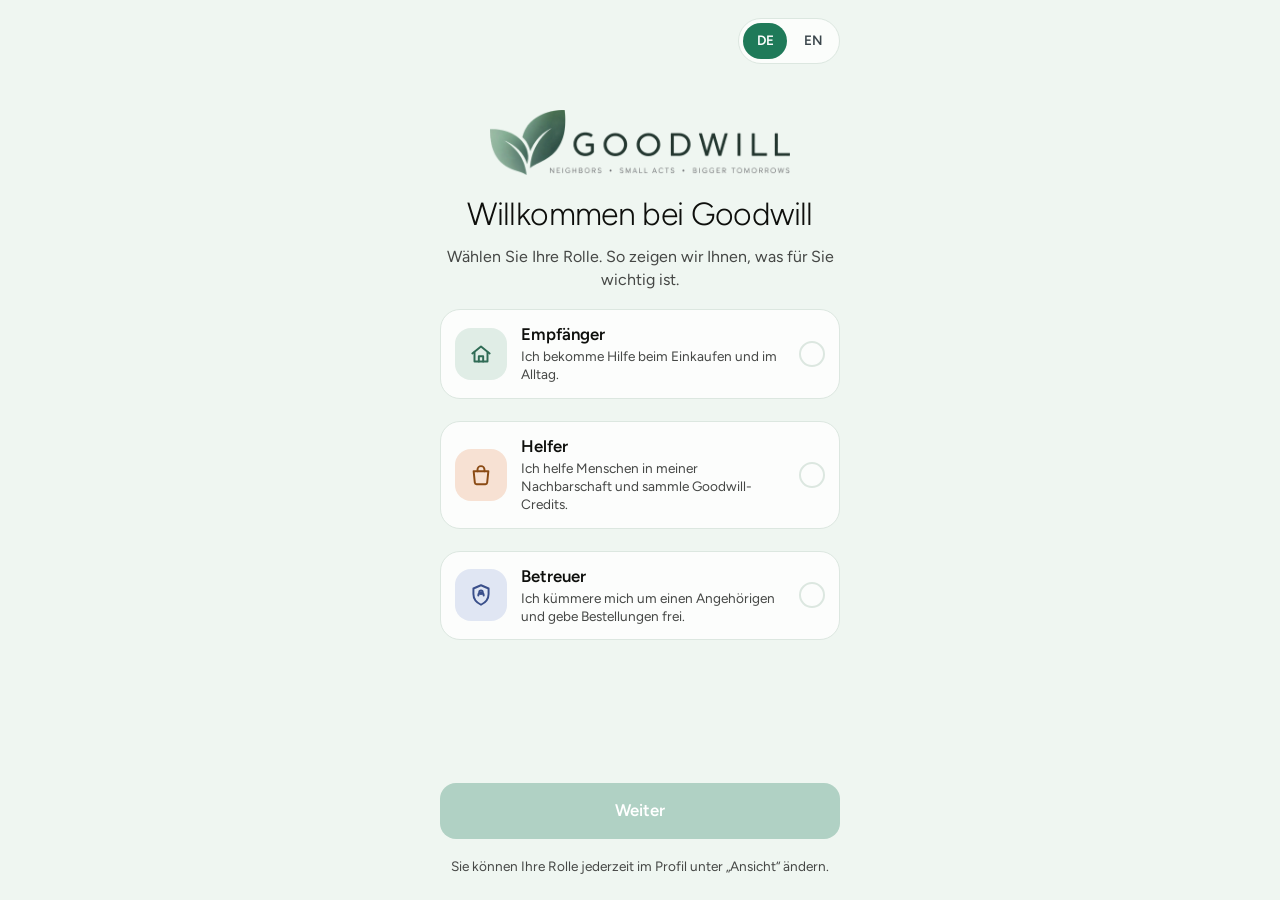
<file: index.html>
<!DOCTYPE html>
<html lang="de" class="lock">
<head>
<meta charset="UTF-8">
<meta http-equiv="Content-Security-Policy" content="default-src 'self'; script-src 'self'; style-src 'self' 'unsafe-inline'; img-src 'self' data:; font-src 'self' data:; media-src 'self' blob:; connect-src 'self'; object-src 'none'; base-uri 'none'; form-action 'self'">
<meta name="viewport" content="width=device-width, initial-scale=1.0, viewport-fit=cover">
<meta name="theme-color" content="#EDF3EF">
<meta name="apple-mobile-web-app-capable" content="yes">
<meta name="mobile-web-app-capable" content="yes">
<meta name="apple-mobile-web-app-status-bar-style" content="black-translucent">
<title>Goodwill – Hilfe von nebenan</title>
<link rel="stylesheet" href="src/styles/base.css">
<link rel="stylesheet" href="src/notifications/notifications.css">
<link rel="stylesheet" href="src/profile/roles.css">
<link rel="stylesheet" href="src/profile/onboarding.css">
<link rel="stylesheet" href="src/view/reels.css">
<link rel="stylesheet" href="src/styles/theme.css">
</head>
<body class="lock">
<div class="blobs" aria-hidden="true"><div class="blob b1"></div><div class="blob b2"></div><div class="blob b3"></div></div>

<div class="app">

<!-- 1 · Start -->
<section id="s-home" class="screen">
  <header class="home-top">
    <span class="hlogo" role="img" aria-label="Goodwill"><svg viewBox="0 0 40 40" aria-hidden="true"><path d="M6.8 15.3C11.5 14.5 17.5 17.5 19.7 28.6 14 32.5 7.5 29 6.8 15.3z"/><path d="M20.6 28.9C17.5 20 20 11.5 32.4 9.8 34.5 18 29 27 20.6 28.9z"/><path class="v" d="M20.2 29.4Q17.6 21.3 11.3 19.1 16.4 22.4 19 29.4z"/><path class="v" d="M20.2 29.4Q21 20.6 27.9 15.1 22.7 21.4 21.6 29.4z"/></svg></span>
    <button class="haddr" type="button" id="homeAddr"><svg viewBox="0 0 24 24"><path d="M12 21s7-6 7-11a7 7 0 0 0-14 0c0 5 7 11 7 11z"/><circle cx="12" cy="10" r="2.5"/></svg><span><small>Hilfe kommt zu</small><b data-dyn>Zuhause · Otto-von-Guericke-Straße</b></span><svg class="r" viewBox="0 0 24 24"><path d="M6 9l6 6 6-6"/></svg></button>
    <div class="hbtns"><button class="bell" type="button" data-lang aria-label="Sprache ändern"><svg viewBox="0 0 24 24"><circle cx="12" cy="12" r="8.5"/><path d="M3.5 12h17"/><path d="M12 3.5c3 3 3 14 0 17M12 3.5c-3 3-3 14 0 17"/></svg></button><button class="bell" id="bellBtn" type="button" aria-label="Benachrichtigungen"><svg viewBox="0 0 24 24"><path d="M6 17V11a6 6 0 0 1 12 0v6l1.5 2h-15L6 17z"/><path d="M10 21a2 2 0 0 0 4 0"/></svg></button></div>
  </header>
  <div class="hsrow rcv">
    <button class="hsearch" type="button" id="homeSearch"><svg viewBox="0 0 24 24"><circle cx="11" cy="11" r="7"/><path d="M21 21l-4.3-4.3"/></svg>Was brauchen Sie heute?</button>
    <button class="hvoice" type="button" id="homeVoice" aria-label="Bestellung sprechen"><svg viewBox="0 0 24 24"><path d="M5 9.5v5M8.5 6v12M12 5v14M15.5 6v12M19 8v8"/></svg></button>
  </div>
  <div class="hcats rcv" id="homeCats" data-dyn></div>
  <div class="herophoto" id="hero" role="img" aria-label="Menschen jeden Alters helfen sich in der Nachbarschaft">
    <div class="slide on" data-k="HERO4"></div><div class="slide" data-k="HERO1"></div><div class="slide" data-k="HERO5"></div><div class="slide" data-k="HERO2"></div><div class="slide" data-k="HERO6"></div><div class="slide" data-k="HERO3"></div>
    <div class="dots"><i class="on"></i><i></i><i></i><i></i><i></i><i></i></div>
    <div class="hcap"><h1 class="display">Gemeinsam für ein besseres Morgen.</h1>
    <p class="lead">Alltagshilfe von Menschen aus Ihrer Nachbarschaft – kostenlos.</p></div>
  </div>
  <button class="hpromo rcv" type="button" id="homePromo">
    <svg class="hp-art" viewBox="0 0 112 48" aria-hidden="true">
      <ellipse class="hp-m" cx="56" cy="43.5" rx="54" ry="3"/>
      <!-- fünf Szenen, wechseln per CSS alle 3,5 s (hp-cycle): Hund ausführen, Seniorin begleiten, Einkauf bringen, Pflanze gießen, Rollstuhl schieben -->
      <g class="hp-sc">
        <g class="hp-bob"><circle class="hp-d" cx="40" cy="12" r="4"/><path class="hp-ds" d="M40 17v13M40 20l7 6"/><path class="hp-ds hp-leg" d="M40 30v12"/><path class="hp-ds hp-leg hp-rev" d="M40 30v12"/></g>
        <path class="hp-thin" d="M47 26l11 6"/>
        <g class="hp-bob hp-late"><rect class="hp-l" x="58" y="31" width="13" height="6" rx="3"/><circle class="hp-l" cx="72.5" cy="30" r="3.2"/><path class="hp-ls" d="M61 37v5M68 37v5"/><path class="hp-ls hp-tail" d="M58.5 32.5l-3-4"/></g>
      </g>
      <g class="hp-sc">
        <g class="hp-bob hp-slow"><circle class="hp-d" cx="47" cy="12" r="4"/><path class="hp-ds" d="M47 17v13M47 20l9 4"/><path class="hp-ds hp-leg hp-slow" d="M47 30v12"/><path class="hp-ds hp-leg hp-slow hp-rev" d="M47 30v12"/></g>
        <g class="hp-bob hp-slow hp-late"><circle class="hp-l" cx="61" cy="15" r="3.8"/><path class="hp-ls hp-thick" d="M61 20q-2 5 0 10M61 23l6 2"/><path class="hp-ls hp-thick hp-leg hp-slow" d="M61 30v12"/><path class="hp-ls hp-thick hp-leg hp-slow hp-rev" d="M61 30v12"/><path class="hp-thin" d="M67.5 24.5v17.5"/></g>
      </g>
      <g class="hp-sc">
        <rect class="hp-m" x="68" y="13" width="17" height="30" rx="2"/><circle class="hp-d" cx="72" cy="29" r="1.2"/>
        <g class="hp-bob"><circle class="hp-d" cx="42" cy="12" r="4"/><path class="hp-ds" d="M42 17v13M42 20l7 5"/><path class="hp-ds hp-leg" d="M42 30v12"/><path class="hp-ds hp-leg hp-rev" d="M42 30v12"/><rect class="hp-l" x="45.5" y="26" width="9" height="10" rx="1.5"/><path class="hp-thin" d="M47.5 26q2.5-4.5 5 0"/></g>
      </g>
      <g class="hp-sc">
        <circle class="hp-d" cx="42" cy="12" r="4"/><path class="hp-ds" d="M42 17v13M42 20l8 3M42 30l-3 12M42 30l3 12"/>
        <rect class="hp-l" x="50" y="20.5" width="8" height="6" rx="1.5"/><path class="hp-ls" d="M58 23l5-2"/>
        <circle class="hp-l hp-drop" cx="64" cy="23" r="1"/><circle class="hp-l hp-drop hp-late" cx="66" cy="24" r="1"/>
        <g class="hp-grow"><path class="hp-ls" d="M68 43v-10"/><ellipse class="hp-l" cx="64.5" cy="35" rx="3.6" ry="2" transform="rotate(25 64.5 35)"/><ellipse class="hp-l" cx="71.5" cy="33" rx="3.6" ry="2" transform="rotate(-25 71.5 33)"/></g>
      </g>
      <g class="hp-sc">
        <g class="hp-bob"><circle class="hp-d" cx="38" cy="12" r="4"/><path class="hp-ds" d="M38 17v13M38 20l9 4"/><path class="hp-ds hp-leg" d="M38 30v12"/><path class="hp-ds hp-leg hp-rev" d="M38 30v12"/></g>
        <circle class="hp-l" cx="54" cy="19" r="3.8"/><path class="hp-ls hp-thick" d="M54 24v9h8v6"/>
        <path class="hp-thin" d="M47 24v10h13"/><circle class="hp-thin" cx="63" cy="41" r="1.8"/>
        <g class="hp-spin"><circle class="hp-thin" cx="51" cy="38" r="5"/><path class="hp-thin" d="M46 38h10M51 33v10"/></g>
      </g>
      <!-- Herz rechts neben den Figuren; muss NACH den Szenen stehen, weil theme.css die Szenen per g:nth-of-type(1–5) taktet -->
      <g transform="translate(24 3)"><path class="hp-heart" d="M60 12.5s-4-2.4-4-5.2a2.2 2.2 0 0 1 4-1.3 2.2 2.2 0 0 1 4 1.3c0 2.8-4 5.2-4 5.2z"/></g>
    </svg>
    <span class="hp-t"><b>Teilen Sie Ihre Geschichte</b><small>Ideen und gute Taten als Video – jetzt ansehen</small></span>
    <span class="hp-go"><svg viewBox="0 0 24 24"><path d="M5 12h14"/><path d="M13 6l6 6-6 6"/></svg></span>
  </button>
  <div class="tiles">
    <button class="tile mint" id="tileOnce" type="button">
      <div class="ic"><svg viewBox="0 0 24 24"><path d="M2.05 2.05h2l2.66 12.42a2 2 0 0 0 2 1.58h9.78a2 2 0 0 0 1.95-1.57l1.65-7.43H5.12"/><circle cx="8" cy="21" r="1"/><circle cx="19" cy="21" r="1"/></svg></div>
      <b>Einmalige Hilfe</b><span>Schnelle Anfrage für das, was Sie brauchen</span>
      <div class="go"><svg viewBox="0 0 24 24"><path d="M5 12h14"/><path d="M13 6l6 6-6 6"/></svg></div>
    </button>
    <button class="tile peach" id="tileRegular" type="button">
      <div class="ic"><svg viewBox="0 0 24 24"><path d="M20 12a8 8 0 1 1-2.6-5.9"/><path d="M20 4v4.5h-4.5"/><path d="M12 8v4l2.5 1.5"/></svg></div>
      <b>Regelmäßige Unterstützung</b><span>Wiederkehrende Hilfe einrichten</span>
      <div class="go"><svg viewBox="0 0 24 24"><path d="M5 12h14"/><path d="M13 6l6 6-6 6"/></svg></div>
    </button>
  </div>
</section>


<!-- Anfragen -->
<section id="s-req" class="screen hidden">
  <div class="ohead"><button class="obtn" type="button" data-tabgo="home" aria-label="Zurück"><svg viewBox="0 0 24 24"><path d="M15 5l-7 7 7 7"/></svg></button><h2>Meine Anfragen</h2><span></span></div>
  <div class="seg2" id="reqSeg"><button type="button" class="on" data-f="all">Alle</button><button type="button" data-f="active">Aktiv</button><button type="button" data-f="regular">Regelmäßig</button><button type="button" data-f="done">Erledigt</button></div>
  <div data-grp="active"><h3 class="gl2">Aktuell</h3>
    <div id="flowReq" data-dyn></div>
    <div id="honReq" data-dyn></div>
    <div id="reqNew" data-dyn></div>
    <button class="rq live" type="button" data-go="helpers">
      <span class="rq-i"><svg viewBox="0 0 24 24"><path d="M5.2 8.5h13.6l-1.1 10.6a1.6 1.6 0 0 1-1.6 1.4H7.9a1.6 1.6 0 0 1-1.6-1.4L5.2 8.5z"/><path d="M8.8 8.5V7a3.2 3.2 0 0 1 6.4 0v1.5"/></svg></span>
      <span class="rq-t"><b>Milch, Brot, Käse</b><small>Daniel bringt Ihre Artikel</small></span>
      <span class="rq-st"><i class="pulse"></i>Unterwegs</span>
      <span class="rq-bar" aria-hidden="true"><i class="on"></i><i class="on"></i><i class="now"></i><i></i></span>
    </button>
  </div>
  <div data-grp="regular"><h3 class="gl2">Regelmäßig</h3>
    <div class="rq"><span class="rq-i alt"><svg viewBox="0 0 24 24"><path d="M20 12a8 8 0 1 1-2.6-5.9"/><path d="M20 4v4.5h-4.5"/><path d="M12 8v4l2.5 1.5"/></svg></span><span class="rq-t"><b>Jede Woche · Dienstag</b><small id="recSub" data-dyn></small></span><button class="sw on" id="recPause" data-dyn type="button" role="switch" aria-checked="true"><i></i></button></div>
  </div>
  <div data-grp="done"><h3 class="gl2">Abgeschlossen</h3>
    <div class="rq"><span class="rq-i ok"><svg viewBox="0 0 24 24"><path d="M5 12.5l4.5 4.5L19 7.5"/></svg></span><span class="rq-t"><b>Butter, Kaffee</b><small>Von Sophia · Mo., 13. Okt.</small></span><button class="rq-a" type="button" data-reorder="butter,kaffee">Nochmal</button></div>
  </div>
  <button class="btn" type="button" id="newReq" style="margin-top:20px">Neue Anfrage <svg viewBox="0 0 24 24"><path d="M12 5v14M5 12h14"/></svg></button>
</section>

<!-- Bestellungen (Bestellverlauf) -->
<section id="s-orders" class="screen hidden">
  <div class="ohead"><button class="obtn" type="button" id="backOrders" aria-label="Zurück"><svg viewBox="0 0 24 24"><path d="M15 5l-7 7 7 7"/></svg></button><h2>Bestellverlauf</h2><span></span></div>
  <label class="psearch"><svg viewBox="0 0 24 24"><circle cx="11" cy="11" r="7"/><path d="M21 21l-4.3-4.3"/></svg><input id="oq" type="text" placeholder="Bestellungen durchsuchen" aria-label="Bestellungen durchsuchen" autocomplete="off"></label>
  <div id="ohist" data-dyn></div>
  <p class="none hidden" id="oNone">Keine Bestellungen gefunden.</p>
  <p class="costnote">Der Service von Goodwill ist kostenlos – Sie zahlen keine Gebühr.</p>
</section>

<!-- Profil -->
<section id="s-me" class="screen hidden">
  <div class="brand-top"><img class="logo-full" alt="Goodwill"><div class="hbtns"><button class="hbtn glass" type="button" data-lang aria-label="Sprache ändern"><svg viewBox="0 0 24 24"><circle cx="12" cy="12" r="8.5"/><path d="M3.5 12h17"/><path d="M12 3.5c3 3 3 14 0 17M12 3.5c-3 3-3 14 0 17"/></svg></button><button class="hbtn glass" type="button" data-bell aria-label="Benachrichtigungen"><svg viewBox="0 0 24 24"><path d="M6 17V11a6 6 0 0 1 12 0v6l1.5 2h-15L6 17z"/><path d="M10 21a2 2 0 0 0 4 0"/></svg></button></div></div>
  <h2 class="pgtitle">Ihr Konto</h2>
  <p class="acct"><svg viewBox="0 0 24 24"><circle cx="12" cy="8" r="3.6"/><path d="M5 20c.7-3.7 3.4-5.6 7-5.6s6.3 1.9 7 5.6"/></svg>Margarete Weber · Magdeburg</p>
  <button class="banner" type="button" id="careBanner">
    <span class="bt" data-dyn><b>Vertrauensperson hinzufügen</b><em>Jetzt einrichten ›</em></span>
    <span class="bart" aria-hidden="true"><svg viewBox="0 0 24 24"><circle cx="9" cy="8.5" r="3"/><path d="M3 19c.4-3.2 2.6-5 6-5s5.6 1.8 6 5"/><path d="M16 6.5a3 3 0 0 1 0 5.5M18 14c1.7.5 2.7 2 3 5"/></svg></span>
  </button>
  <button class="prow glass" type="button" id="simpleBtn"><span class="ci"><svg viewBox="0 0 24 24"><circle cx="12" cy="8" r="3.6"/><path d="M5 20c.7-3.7 3.4-5.6 7-5.6s6.3 1.9 7 5.6"/><path d="M9.5 8h5"/></svg></span><span class="tx" data-dyn>Einfacher Modus</span><em class="val" id="simpleLbl" data-dyn>Aus</em><svg class="r" viewBox="0 0 24 24"><path d="M9 5l7 7-7 7"/></svg></button>
  <button class="prow glass" type="button" id="fontBtn"><span class="ci"><svg viewBox="0 0 24 24"><path d="M4 19l5-13 5 13"/><path d="M6 14h6"/><path d="M16 19l3-8 2 8"/></svg></span><span class="tx">Schriftgröße</span><em class="val" id="fontLbl" data-dyn>Normal</em><svg class="r" viewBox="0 0 24 24"><path d="M9 5l7 7-7 7"/></svg></button>
  <button class="prow glass hl" type="button" id="langBtn"><span class="ci"><svg viewBox="0 0 24 24"><circle cx="12" cy="12" r="8.5"/><path d="M3.5 12h17"/><path d="M12 3.5c3 3 3 14 0 17M12 3.5c-3 3-3 14 0 17"/></svg></span><span class="tx">Sprache</span><em class="val" id="langLbl" data-dyn>Deutsch</em><svg class="r" viewBox="0 0 24 24"><path d="M9 5l7 7-7 7"/></svg></button>

  <h3 class="ulab">Meine Angaben</h3>
  <div class="grp3 glass">
    <button type="button" class="arow" id="addrRow"><span class="ci"><svg viewBox="0 0 24 24"><path d="M12 21s7-6 7-11a7 7 0 0 0-14 0c0 5 7 11 7 11z"/><circle cx="12" cy="10" r="2.5"/></svg></span><span class="tx">Meine Adresse<small data-dyn>Otto-von-Guericke-Straße, Magdeburg</small></span><svg class="r" viewBox="0 0 24 24"><path d="M9 5l7 7-7 7"/></svg></button>
    <button type="button" class="arow" data-soon><span class="ci"><svg viewBox="0 0 24 24"><path d="M6 17V11a6 6 0 0 1 12 0v6l1.5 2h-15L6 17z"/><path d="M10 21a2 2 0 0 0 4 0"/></svg></span><span class="tx">Benachrichtigungen<small>Per Nachricht und Anruf</small></span><svg class="r" viewBox="0 0 24 24"><path d="M9 5l7 7-7 7"/></svg></button>
    <button type="button" class="arow" data-tabgo="req"><span class="ci"><svg viewBox="0 0 24 24"><rect x="5" y="6" width="14" height="14" rx="3"/><path d="M9 6V4.8h6V6"/><path d="M9 13l2 2 4-4"/></svg></span><span class="tx">Meine Anfragen</span><svg class="r" viewBox="0 0 24 24"><path d="M9 5l7 7-7 7"/></svg></button>
    <button type="button" class="arow" data-tabgo="orders"><span class="ci"><svg viewBox="0 0 24 24"><path d="M4 8l8-4 8 4v8l-8 4-8-4V8z"/><path d="M4 8l8 4 8-4"/><path d="M12 12v8"/></svg></span><span class="tx">Meine Bestellungen</span><svg class="r" viewBox="0 0 24 24"><path d="M9 5l7 7-7 7"/></svg></button>
  </div>
  <h3 class="ulab">Sicherheit</h3>
  <div class="grp3 glass">
    <button type="button" class="arow nu" id="careRow"><span class="ci"><svg viewBox="0 0 24 24"><circle cx="9" cy="8.5" r="3"/><path d="M3 19c.4-3.2 2.6-5 6-5s5.6 1.8 6 5"/><path d="M16 6.5a3 3 0 0 1 0 5.5M18 14c1.7.5 2.7 2 3 5"/></svg></span><span class="tx" data-dyn>Vertrauensperson<small>Angehörige(r) kann mitlesen – nur mit Ihrer Zustimmung</small></span><svg class="r" viewBox="0 0 24 24"><path d="M9 5l7 7-7 7"/></svg></button>
    <button type="button" class="arow" id="polRow3"><span class="ci"><svg viewBox="0 0 24 24"><path d="M12 3l7 3v5c0 4.5-3 8-7 10-4-2-7-5.5-7-10V6l7-3z"/><path d="M9 12l2 2 4-4"/></svg></span><span class="tx">Geprüfte Helfer<small>So prüfen wir unsere Nachbarn</small></span><svg class="r" viewBox="0 0 24 24"><path d="M9 5l7 7-7 7"/></svg></button>
    <button type="button" class="arow" id="polRow2"><span class="ci"><svg viewBox="0 0 24 24"><rect x="5" y="10" width="14" height="10" rx="2.5"/><path d="M8 10V7.5a4 4 0 0 1 8 0V10"/></svg></span><span class="tx">Datenschutz<small>Wer sieht meine Adresse?</small></span><svg class="r" viewBox="0 0 24 24"><path d="M9 5l7 7-7 7"/></svg></button>
  </div>
  <h3 class="ulab">Hilfe</h3>
  <div class="grp3 glass">
    <button type="button" class="arow" id="polRow"><span class="ci"><svg viewBox="0 0 24 24"><path d="M7 3h7l4 4v14H7z"/><path d="M14 3v4h4M10 12h5M10 16h5"/></svg></span><span class="tx" data-dyn>Richtlinien &amp; Regeln<small>Bestellen, Ehrlichkeit, Datenschutz</small></span><svg class="r" viewBox="0 0 24 24"><path d="M9 5l7 7-7 7"/></svg></button>
    <button type="button" class="arow" data-soon><span class="ci"><svg viewBox="0 0 24 24"><circle cx="12" cy="12" r="8.5"/><path d="M9.5 9.5a2.6 2.6 0 1 1 3.4 2.5c-.6.3-.9.8-.9 1.5"/><path d="M12 16.8v.2"/></svg></span><span class="tx">Hilfe &amp; Kontakt<small>Wir sind für Sie da</small></span><svg class="r" viewBox="0 0 24 24"><path d="M9 5l7 7-7 7"/></svg></button>
    <button type="button" class="arow" data-soon><span class="ci"><svg viewBox="0 0 24 24"><path d="M12 4l9 16H3L12 4z"/><path d="M12 10v4M12 17v.2"/></svg></span><span class="tx">Problem melden</span><svg class="r" viewBox="0 0 24 24"><path d="M9 5l7 7-7 7"/></svg></button>
    <button type="button" class="arow" data-soon><span class="ci"><svg viewBox="0 0 24 24"><path d="M5 7h14M9 7V5h6v2M7 7l1 13h8l1-13"/></svg></span><span class="tx">Konto löschen</span><svg class="r" viewBox="0 0 24 24"><path d="M9 5l7 7-7 7"/></svg></button>
  </div>
  <button class="logout glass" type="button" data-soon>Abmelden</button>
</section>

<!-- Ansicht: Videos zum Durchwischen (src/view/reels.js füllt #reels) -->
<section id="s-view" class="screen hidden">
  <div class="reels" id="reels"></div>
  <button class="rl-sound" id="reelSound" type="button" aria-label="Ton" aria-pressed="false"><svg viewBox="0 0 24 24"><path d="M4 9.5v5h3.5L12 18V6L7.5 9.5H4z"/><path class="w" d="M15.5 9a4.2 4.2 0 0 1 0 6M18 6.5a8 8 0 0 1 0 11"/><path class="x" d="M15.5 9.5l5 5M20.5 9.5l-5 5"/></svg></button>
  <button class="rl-post" id="reelPost" type="button"><svg viewBox="0 0 24 24"><path d="M12 5v14M5 12h14"/></svg>Video posten</button>
  <input id="reelFile" type="file" accept="video/*" hidden>
</section>

<!-- 2 · Anfrage erstellen -->
<section id="s-create" class="screen hidden">
  <div class="topbar">
    <button class="back" id="backCreate" type="button" aria-label="Zurück"><svg viewBox="0 0 24 24"><path d="M15 5l-7 7 7 7"/></svg></button>
    <div class="title">Anfrage erstellen</div>
    <img class="logo-leaf" alt="Goodwill">
  </div>
  <button class="addrline glass" type="button" id="addrLine"><svg viewBox="0 0 24 24"><path d="M12 21s7-6 7-11a7 7 0 0 0-14 0c0 5 7 11 7 11z"/><circle cx="12" cy="10" r="2.5"/></svg><span><small>Hilfe kommt zu</small><b data-dyn>Zuhause · Otto-von-Guericke-Straße</b></span><svg class="r" viewBox="0 0 24 24"><path d="M6 9l6 6 6-6"/></svg></button>
  <div class="req-head">
    <h2 class="h2">Was brauchen Sie heute?</h2>
    <p class="lead">Suchen Sie nach Artikeln, wählen Sie eine Kategorie – oder sagen Sie es einfach.</p>
    <span class="freqpill hidden" id="freqPill" data-dyn></span>
  </div>
  <div class="search glass">
    <svg viewBox="0 0 24 24"><circle cx="11" cy="11" r="7"/><path d="M21 21l-4.3-4.3"/></svg>
    <input id="q" type="text" placeholder="Artikel suchen …" autocomplete="off" aria-label="Artikel suchen">
    <button class="mic" id="micBtn" type="button" aria-label="Bestellung sprechen"><svg viewBox="0 0 24 24"><rect x="9" y="3" width="6" height="11" rx="3"/><path d="M5 11a7 7 0 0 0 14 0"/><path d="M12 18v3"/></svg></button>
  </div>
  <p class="vstatus" id="vstatus" data-dyn aria-live="polite"></p>
  <div id="catView" data-dyn></div>
  <div id="itemsView" class="hidden"><div class="sechead"><button class="cback glass" id="catBack" type="button" aria-label="Zurück"><svg viewBox="0 0 24 24"><path d="M15 5l-7 7 7 7"/></svg></button><h3 id="secTitle" data-dyn></h3></div><div class="list" id="list" data-dyn></div></div>
  <button class="addrow" id="addBtn" type="button"><svg viewBox="0 0 24 24"><path d="M12 5v14M5 12h14"/></svg>Eigenen Artikel hinzufügen</button>
  <form class="addform hidden" id="addForm" autocomplete="off"><input id="addInput" type="text" placeholder="Name des Artikels" aria-label="Name des Artikels"><button type="submit">Hinzufügen</button></form>
  <div class="glass notes">
    <label for="note">Hinweis für den Helfer <small>(optional)</small></label>
    <textarea id="note" rows="2" placeholder="z. B. Bitte an der Tür klingeln."></textarea>
    <label class="chk"><input type="checkbox" id="subst" checked><span>Ersatz erlaubt, wenn ein Artikel nicht verfügbar ist</span></label>
  </div>

  <div class="foot empty">
    <p class="sum" id="sum" data-dyn></p>
    <button class="btn" id="nextBtn" type="button"><span class="cnt" id="cartCnt" data-dyn>0</span><span class="lbl"><b>Weiter</b><small id="cartSub" data-dyn></small></span><span class="arr"><svg viewBox="0 0 24 24"><path d="M9 5l7 7-7 7"/></svg></span></button>
  </div>
</section>

<!-- 3 · Anfrage gesendet -->
<section id="s-sent" class="screen hidden">
  <div class="topbar">
    <button class="back" id="backSent" type="button" aria-label="Zurück"><svg viewBox="0 0 24 24"><path d="M15 5l-7 7 7 7"/></svg></button>
    <div class="title"></div>
    <img class="logo-leaf" alt="Goodwill">
  </div>
  <div class="orbwrap"><div class="orb"><svg viewBox="0 0 24 24"><path d="M4.5 12.8l5 5L19.5 7"/></svg></div></div>
  <h1 class="sent-title" data-dyn>Anfrage gesendet!</h1>
  <p class="sent-sub" data-dyn>Wir haben Helfer in Ihrer Nähe informiert. Sie erhalten bald eine Nachricht.</p>
  <div class="free">Kostenlos – Sie müssen nichts bezahlen.</div>
  <p class="mylist" id="myList" data-dyn></p>
  <div class="glass timeline">
    <div class="step done"><div class="dot"><svg viewBox="0 0 24 24"><path d="M21 3L3 10.5l7 2.5 2.5 7L21 3z"/><path d="M10 13l11-10"/></svg></div><div><b>Anfrage gesendet</b><small id="sentTime" data-dyn>Heute</small></div></div>
    <button class="step" id="stepHelper" type="button"><div class="dot"><svg viewBox="0 0 24 24"><circle cx="12" cy="12" r="7.5"/></svg></div><div><b>Helfer ist unterwegs</b></div><svg class="r" viewBox="0 0 24 24"><path d="M9 5l7 7-7 7"/></svg></button>
    <div class="step"><div class="dot"><svg viewBox="0 0 24 24"><path d="M6 8h12l-1 11H7L6 8z"/><path d="M9 8V6.5a3 3 0 0 1 6 0V8"/></svg></div><div><b>Artikel werden gekauft</b></div></div>
    <div class="step"><div class="dot"><svg viewBox="0 0 24 24"><path d="M4 11.5L12 5l8 6.5"/><path d="M6 10.5V19h12v-8.5"/><path d="M10 19v-5h4v5"/></svg></div><div><b>Bei Ihnen angekommen</b></div></div>
  </div>
  <div id="sentExtra" data-dyn></div>
  <a class="btn" id="surveyBtn" href="https://tally.so/r/yPKW60" target="_blank" rel="noopener">Weiter zur Umfrage <svg viewBox="0 0 24 24"><path d="M5 12h14"/><path d="M13 6l6 6-6 6"/></svg></a>
  <button class="btn-text" id="homeBtn" type="button">Zur Startseite</button>
</section>

<!-- 4 · Helfer in der Nähe -->
<section id="s-helpers" class="screen hidden">
  <div class="topbar">
    <button class="back" id="backHelpers" type="button" aria-label="Zurück"><svg viewBox="0 0 24 24"><path d="M15 5l-7 7 7 7"/></svg></button>
    <div class="title">Helfer in der Nähe</div>
    <img class="logo-leaf" alt="Goodwill">
  </div>
  <div class="map">
    <svg class="bg" viewBox="0 0 390 390" preserveAspectRatio="xMidYMid slice" aria-hidden="true">
      <rect width="390" height="390" fill="#E2ECE5"/>
      <g fill="#EBF3EE"><rect x="-10" y="20" width="120" height="70" rx="10"/><rect x="130" y="10" width="90" height="100" rx="10"/><rect x="250" y="30" width="150" height="60" rx="10"/><rect x="20" y="130" width="90" height="110" rx="10"/><rect x="270" y="130" width="110" height="90" rx="10"/><rect x="40" y="280" width="130" height="90" rx="10"/><rect x="210" y="270" width="150" height="110" rx="10"/></g>
      <g fill="#CFE2D3"><ellipse cx="70" cy="60" rx="46" ry="28"/><ellipse cx="320" cy="250" rx="52" ry="36"/><ellipse cx="150" cy="330" rx="40" ry="26"/></g>
      <g stroke="#fff" stroke-linecap="round" fill="none"><path d="M-10 110 L400 120" stroke-width="12"/><path d="M-10 260 L400 250" stroke-width="10"/><path d="M120 -10 L130 400" stroke-width="11"/><path d="M250 -10 L240 400" stroke-width="9"/><path d="M-10 190 C100 170 220 215 400 185" stroke-width="5"/><path d="M60 -10 L90 400" stroke-width="4"/><path d="M330 -10 L340 400" stroke-width="4"/><path d="M-10 330 L400 335" stroke-width="4"/></g>
      <path d="M-10 300 C80 270 160 300 240 260 S360 230 400 215" stroke="#D6E7EE" stroke-width="14" fill="none" stroke-linecap="round" opacity=".7"/>
    </svg>
    <div class="ring r3"></div><div class="ring r2"></div><div class="ring r1"></div>
    <div class="home-pin"><svg viewBox="0 0 24 24"><path d="M4 11.5L12 5l8 6.5"/><path d="M6 10.5V19h12v-8.5"/><path d="M10 19v-5h4v5"/></svg></div>
    <div class="av" style="left:23%;top:30%;"><img id="mapA1" alt="Daniel"><i></i></div>
    <div class="av" style="left:58%;top:22%;"><span class="ini">A</span><i></i></div>
    <div class="av" style="left:79%;top:60%;"><img id="mapA2" alt="Sophia"><i></i></div>
    <div class="av" style="left:36%;top:84%;"><img id="mapA3" alt="Thomas"><i></i></div>
    <div class="count glass"><svg viewBox="0 0 24 24"><circle cx="8" cy="8.5" r="3"/><circle cx="17" cy="9.5" r="2.4"/><path d="M2.5 19c.4-3.2 2.6-5 5.5-5s5.1 1.8 5.5 5"/><path d="M14.5 14.4c.8-.3 1.6-.4 2.5-.4 2.2 0 3.8 1.4 4.2 4.1"/></svg>4 Helfer in der Nähe</div>
  </div>
  <div class="hsheet">
    <div class="grab"></div>
    <h3>Verfügbare Helfer</h3>
    <p class="lead">Menschen aus Ihrer Nachbarschaft</p>
    <button class="hrow" type="button" data-hid="akash"><span class="ph"><span class="ini">A</span><i></i></span><span class="tx"><b>Akash</b><em class="ver">✓ Geprüft</em><span>Ihr Stamm-Helfer</span></span><span class="d">~ 300 m</span><svg viewBox="0 0 24 24"><path d="M9 5l7 7-7 7"/></svg></button>
    <button class="hrow" type="button"><span class="ph"><img id="listA1" alt=""><i></i></span><span class="tx"><b>Daniel</b><em class="ver">✓ Geprüft</em><span><em>★</em>4,9 (28)</span></span><span class="d">~ 500 m</span><svg viewBox="0 0 24 24"><path d="M9 5l7 7-7 7"/></svg></button>
    <button class="hrow" type="button"><span class="ph"><img id="listA2" alt=""><i></i></span><span class="tx"><b>Sophia</b><em class="ver">✓ Geprüft</em><span><em>★</em>4,8 (21)</span></span><span class="d">~ 700 m</span><svg viewBox="0 0 24 24"><path d="M9 5l7 7-7 7"/></svg></button>
    <button class="hrow" type="button"><span class="ph"><img id="listA3" alt=""><i></i></span><span class="tx"><b>Thomas</b><em class="ver">✓ Geprüft</em><span><em>★</em>4,9 (35)</span></span><span class="d">~ 1,1 km</span><svg viewBox="0 0 24 24"><path d="M9 5l7 7-7 7"/></svg></button>
  </div>
  <div class="foot"><a class="btn" href="https://tally.so/r/yPKW60" target="_blank" rel="noopener">Weiter zur Umfrage <svg viewBox="0 0 24 24"><path d="M5 12h14"/><path d="M13 6l6 6-6 6"/></svg></a></div>
</section>


<!-- Bestellung prüfen -->
<section id="s-review" class="screen hidden">
  <div class="ohead"><button class="obtn" type="button" id="backReview" aria-label="Zurück"><svg viewBox="0 0 24 24"><path d="M15 5l-7 7 7 7"/></svg></button><h2 id="rvTitle" data-dyn></h2><span></span></div>
  <div id="rvBody" data-dyn></div>
  <div class="rvfoot"><button class="btn" id="rvNext" type="button" data-dyn></button><button class="btn-text" id="rvDraft" type="button" data-dyn></button></div>
</section>

<!-- Richtlinien -->
<section id="s-policies" class="screen hidden">
  <div class="ohead"><button class="obtn" type="button" id="backPol" aria-label="Zurück"><svg viewBox="0 0 24 24"><path d="M15 5l-7 7 7 7"/></svg></button><h2 id="polTitle" data-dyn></h2><span></span></div>
  <div id="polBody" data-dyn></div>
</section>

</div>

<nav class="tabs" id="tabs" aria-label="Hauptmenü">
    <button class="tab on" type="button" data-tab="home"><svg viewBox="0 0 24 24"><path d="M4 11.5L12 5l8 6.5"/><path d="M6 10.5V19h12v-8.5"/><path d="M10 19v-5h4v5"/></svg>Start</button>
    <button class="tab" type="button" data-tab="req"><svg viewBox="0 0 24 24"><rect x="5" y="6" width="14" height="14" rx="3"/><path d="M9 6V4.8h6V6"/><path d="M9 13l2 2 4-4"/></svg>Anfragen</button>
    <button class="tab" type="button" data-tab="orders"><svg viewBox="0 0 24 24"><path class="bag" d="M5.2 8.5h13.6l-1.1 10.6a1.6 1.6 0 0 1-1.6 1.4H7.9a1.6 1.6 0 0 1-1.6-1.4L5.2 8.5z"/><path d="M8.8 8.5V7a3.2 3.2 0 0 1 6.4 0v1.5"/><path class="hrt" d="M12 17.6s-3-1.8-3-3.9a1.7 1.7 0 0 1 3-1.1 1.7 1.7 0 0 1 3 1.1c0 2.1-3 3.9-3 3.9z"/></svg>Bestellungen</button>
    <button class="tab" type="button" data-tab="view"><svg viewBox="0 0 24 24"><path d="M2.5 12S6 5.5 12 5.5 21.5 12 21.5 12 18 18.5 12 18.5 2.5 12 2.5 12z"/><circle cx="12" cy="12" r="3"/></svg>Ansicht</button>
    <button class="tab" type="button" data-tab="me"><svg viewBox="0 0 24 24"><circle cx="12" cy="8" r="3.6"/><path d="M5 20c.7-3.7 3.4-5.6 7-5.6s6.3 1.9 7 5.6"/></svg>Profil</button>
  </nav>

<!-- Dialog (Mengen & Häufigkeit) -->
<div class="scrim hidden" id="scrim"></div>
<div class="sheet hidden" id="sheet" role="dialog" aria-modal="true" aria-labelledby="sTitle">
  <div class="grab"></div>
  <p class="sstep" id="sStep" data-dyn></p>
  <h3 class="stitle" id="sTitle" data-dyn></h3>
  <div class="opts" id="sOpts" data-dyn></div>
  <div class="svoice hidden" id="sVoice">
    <button class="mic" id="sMic" type="button" aria-label="Antwort sprechen"><svg viewBox="0 0 24 24"><rect x="9" y="3" width="6" height="11" rx="3"/><path d="M5 11a7 7 0 0 0 14 0"/><path d="M12 18v3"/></svg></button>
    <span id="sStatus" data-dyn>Tippen Sie auf eine Menge oder sprechen Sie.</span>
  </div>
  <div class="sacts" id="sActs" data-dyn></div>
</div>
<div class="toast hidden" id="toast" data-dyn role="status"></div>

<script src="src/security/escape.js"></script>
<script src="src/core/assets.js"></script>

<script id="i18n" src="src/core/i18n.js"></script>

<!-- ============ LOGIK (ohne DOM) ============ -->
<script id="logic" src="src/core/catalog.js"></script>

<!-- ============ OBERFLÄCHE ============ -->
<script src="src/view/reels.js"></script><!-- vor app.js: dessen erster Sprachlauf übersetzt die Karten mit -->
<script src="src/core/app.js"></script>
<div class="scrim hidden" id="hscrim"></div>
<div class="sheet hsx hidden" id="hsheet" role="dialog" aria-modal="true" data-dyn></div>
<script id="honesty" src="src/trust/honesty.js"></script>
<div class="scrim hidden" id="fscrim"></div>
<div class="sheet fsx hidden" id="fsheet" role="dialog" aria-modal="true" data-dyn></div>
<script id="flow" src="src/orders/flow.js"></script>
<div class="scrim hidden" id="nscrim"></div>
<div class="sheet nsx hidden" id="nsheet" role="dialog" aria-modal="true" aria-labelledby="nTitle" tabindex="-1" data-dyn></div>
<script id="notif" src="src/notifications/notifications.js"></script>
<div class="scrim hidden" id="rscrim"></div>
<div class="sheet nsx hidden" id="rsheet" role="dialog" aria-modal="true" aria-labelledby="rTitle" tabindex="-1" data-dyn></div>
<script id="roles" src="src/profile/roles.js"></script>
<div id="onboard" class="hidden" role="dialog" aria-modal="true" aria-labelledby="obTitle"></div>
<script id="onboard-js" src="src/profile/onboarding.js"></script>
</body>
</html>
</file>
<file: src/styles/base.css>
:root{
    --ink:#1F2B25; --mute:#56625B; --sage:#6E8F80; --sage2:#4F7A68; --sage3:#3E6554;
    --mint:#DCEBE2; --peach:#F6E7DD; --line:#E3E9E5; --bg:#F2F5F3;
    --font:'Inter',system-ui,-apple-system,'Segoe UI',Roboto,sans-serif;
  }
  *{box-sizing:border-box;margin:0;padding:0;-webkit-tap-highlight-color:transparent;}
  html{font-size:17px;-webkit-text-size-adjust:100%;}
  body{font-family:var(--font);color:var(--ink);background:var(--bg);min-height:100dvh;overflow-x:hidden;line-height:1.4;}
  button,input{font:inherit;color:inherit;}
  button{cursor:pointer;background:none;border:none;}
  a{color:inherit;text-decoration:none;}
  :focus-visible{outline:3px solid rgba(79,122,104,.55);outline-offset:3px;border-radius:12px;}
  .hidden{display:none !important;}

  /* Weiche Farbflächen hinter dem Glas */
  .blobs{position:fixed;inset:0;z-index:0;pointer-events:none;overflow:hidden;}
  .blob{position:absolute;border-radius:50%;filter:blur(64px);}
  .b1{width:360px;height:360px;right:-120px;top:20px;background:rgba(246,216,196,.75);}
  .b2{width:380px;height:380px;left:-150px;top:34%;background:rgba(200,226,210,.85);}
  .b3{width:420px;height:420px;right:-170px;bottom:-120px;background:rgba(205,230,215,.8);}

  .app{position:relative;z-index:1;max-width:440px;margin:0 auto;min-height:100dvh;}
  .screen{padding:max(14px,env(safe-area-inset-top)) 20px 40px;display:flex;flex-direction:column;min-height:100dvh;}
  #s-create{padding-bottom:210px;}
  #s-home{padding-bottom:130px;}
  #s-sent{padding-bottom:40px;}
  #s-helpers{padding:0 0 150px;}
  @media (min-width:700px){ body{background:#E9EEEB;} .app{box-shadow:0 0 80px rgba(60,90,75,.12);background:var(--bg);} .blobs{display:none;} }

  /* Glas */
  .glass{
    position:relative;isolation:isolate;
    background:linear-gradient(150deg,rgba(255,255,255,.78),rgba(255,255,255,.5));
    -webkit-backdrop-filter:blur(22px) saturate(160%);backdrop-filter:blur(22px) saturate(160%);
    border:1px solid rgba(255,255,255,.85);border-radius:24px;
    box-shadow:0 12px 32px -14px rgba(60,90,75,.22),0 1px 3px rgba(60,90,75,.05),inset 0 1px 0 rgba(255,255,255,.95);
  }

  /* Typografie */
  .display{font-weight:300;font-size:2.3rem;line-height:1.08;letter-spacing:-.025em;color:var(--ink);}
  .h2{font-weight:300;font-size:2.15rem;line-height:1.1;letter-spacing:-.025em;}
  .lead{color:var(--mute);font-size:1.02rem;line-height:1.45;}
  .logo{display:block;height:60px;width:auto;}
  .logo.mini{height:40px;}

  /* Kopfzeilen */
  .home-top{display:flex;align-items:center;justify-content:space-between;margin-bottom:22px;}
  .bell{width:46px;height:46px;display:flex;align-items:center;justify-content:center;border-radius:50%;}
  .bell svg,.back svg{width:26px;height:26px;stroke:var(--ink);fill:none;stroke-width:1.6;stroke-linecap:round;stroke-linejoin:round;}
  .topbar{display:grid;grid-template-columns:48px 1fr 48px;align-items:center;margin-bottom:22px;min-height:48px;}
  .topbar .title{text-align:center;font-size:1.1rem;font-weight:500;}
  .topbar .logo{justify-self:end;}
  .back{width:48px;height:48px;display:flex;align-items:center;justify-content:center;margin-left:-10px;}

  /* Start */
  .hands{height:150px;margin:10px -20px 6px;background:center/cover no-repeat;
    -webkit-mask-image:linear-gradient(to bottom,transparent 0,#000 22%,#000 78%,transparent 100%),linear-gradient(to right,transparent 0,#000 8%);
    -webkit-mask-composite:source-in;mask-image:linear-gradient(to bottom,transparent 0,#000 22%,#000 78%,transparent 100%),linear-gradient(to right,transparent 0,#000 8%);mask-composite:intersect;}
  .tiles{display:grid;grid-template-columns:1fr 1fr;gap:14px;}
  .tile{display:flex;flex-direction:column;gap:6px;text-align:left;padding:20px 16px 16px;min-height:208px;border-radius:26px;
    border:1px solid rgba(255,255,255,.85);box-shadow:0 14px 30px -16px rgba(60,90,75,.3),inset 0 1px 0 rgba(255,255,255,.9);transition:transform .15s;}
  .tile:active{transform:scale(.98);}
  .tile.mint{background:linear-gradient(160deg,#E6F1EA,#D2E6DA);}
  .tile.peach{background:linear-gradient(160deg,#FBEFE6,#F5E1D4);}
  .tile .ic{width:34px;height:34px;margin-bottom:8px;}
  .tile .ic svg{width:34px;height:34px;stroke:var(--ink);fill:none;stroke-width:1.5;stroke-linecap:round;stroke-linejoin:round;}
  .tile b{font-weight:400;font-size:1.4rem;line-height:1.15;}
  .tile span{color:var(--mute);font-size:.9rem;line-height:1.35;}
  .go{margin-top:auto;width:50px;height:50px;border-radius:50%;display:flex;align-items:center;justify-content:center;}
  .go svg{width:24px;height:24px;stroke:#fff;fill:none;stroke-width:1.8;stroke-linecap:round;stroke-linejoin:round;}
  .mint .go{background:linear-gradient(160deg,#7FA392,#5B8170);box-shadow:0 8px 16px -6px rgba(60,100,80,.5),inset 0 1px 0 rgba(255,255,255,.4);}
  .peach .go{background:#fff;box-shadow:0 8px 16px -8px rgba(120,80,50,.3);}
  .peach .go svg{stroke:var(--ink);}
  .nbar{display:flex;align-items:center;gap:14px;width:100%;text-align:left;padding:16px 18px;margin-top:16px;border-radius:22px;}
  .nbar svg.l{width:32px;height:32px;stroke:var(--ink);fill:none;stroke-width:1.5;stroke-linecap:round;stroke-linejoin:round;flex:none;}
  .nbar b{display:block;font-weight:500;font-size:1.08rem;}
  .nbar small{color:var(--mute);font-size:.88rem;}
  .nbar .t{flex:1;}
  .nbar svg.r{width:22px;height:22px;stroke:var(--mute);fill:none;stroke-width:1.8;stroke-linecap:round;stroke-linejoin:round;}
  .tabs{position:fixed;left:50%;transform:translateX(-50%);bottom:0;width:min(100%,440px);z-index:8;display:grid;grid-template-columns:repeat(4,1fr);
    padding:10px 6px calc(10px + env(safe-area-inset-bottom));background:rgba(255,255,255,.82);-webkit-backdrop-filter:blur(24px) saturate(170%);backdrop-filter:blur(24px) saturate(170%);
    border-top:1px solid rgba(255,255,255,.9);box-shadow:0 -10px 30px -18px rgba(60,90,75,.25);}
  .tab{display:flex;flex-direction:column;align-items:center;gap:3px;padding:4px 0;font-size:.78rem;color:var(--mute);}
  .tab svg{width:26px;height:26px;stroke:currentColor;fill:none;stroke-width:1.6;stroke-linecap:round;stroke-linejoin:round;}
  .tab.on{color:var(--sage3);font-weight:600;}

  /* Anfrage erstellen */
  .req-head{display:flex;flex-direction:column;gap:10px;margin-bottom:20px;}
  .freqpill{align-self:flex-start;padding:6px 14px;border-radius:999px;background:rgba(110,143,128,.16);color:var(--sage3);font-size:.9rem;font-weight:500;}
  .search{display:flex;align-items:center;gap:10px;padding:8px 8px 8px 18px;border-radius:999px;margin-bottom:10px;}
  .search>svg{width:24px;height:24px;stroke:var(--ink);fill:none;stroke-width:1.6;stroke-linecap:round;flex:none;}
  .search input{flex:1;min-width:0;border:none;outline:none;background:transparent;font-size:1.05rem;height:48px;}
  .search input::placeholder{color:#99A39D;}
  .mic{position:relative;flex:none;width:52px;height:52px;border-radius:50%;display:flex;align-items:center;justify-content:center;
    background:linear-gradient(160deg,#7FA392,#56806E);border:1px solid rgba(255,255,255,.6);
    box-shadow:0 10px 18px -8px rgba(60,100,80,.6),inset 0 1.5px 1px rgba(255,255,255,.5);transition:transform .15s;}
  .mic:active{transform:scale(.95);}
  .mic svg{width:25px;height:25px;stroke:#fff;fill:none;stroke-width:1.8;stroke-linecap:round;stroke-linejoin:round;}
  .mic.listening{background:linear-gradient(160deg,#4F7A68,#356150);animation:micp 1.4s ease-in-out infinite;}
  @keyframes micp{0%,100%{box-shadow:0 10px 18px -8px rgba(60,100,80,.6),0 0 0 0 rgba(94,140,118,.45);}50%{box-shadow:0 10px 18px -8px rgba(60,100,80,.6),0 0 0 12px rgba(94,140,118,0);}}
  .vstatus{min-height:0;font-size:.95rem;color:var(--sage3);font-weight:500;margin:0 4px 12px;line-height:1.4;}
  .vstatus:empty{display:none;}
  .chips{display:flex;gap:10px;overflow-x:auto;margin:8px -20px 18px;padding:6px 20px 12px;scrollbar-width:none;}
  .chips::-webkit-scrollbar{display:none;}
  .chip{flex:none;display:flex;flex-direction:column;align-items:center;gap:8px;min-width:74px;font-size:.85rem;color:var(--mute);}
  .chip .box{width:62px;height:62px;border-radius:20px;display:flex;align-items:center;justify-content:center;
    background:rgba(255,255,255,.78);border:1px solid rgba(255,255,255,.9);box-shadow:0 8px 18px -10px rgba(60,90,75,.3),inset 0 1px 0 #fff;font-size:1.05rem;color:var(--ink);}
  .chip .box svg{width:28px;height:28px;stroke:var(--ink);fill:none;stroke-width:1.5;stroke-linecap:round;stroke-linejoin:round;}
  .chip.on .box{background:linear-gradient(160deg,#D5E9DD,#B9D8C7);border-color:rgba(255,255,255,.9);color:var(--sage3);}
  .chip.on{color:var(--sage3);font-weight:600;}
  .sechead{display:flex;align-items:baseline;justify-content:space-between;margin:2px 4px 12px;}
  .sechead h3{font-size:1.22rem;font-weight:500;}
  .sechead button{color:var(--mute);font-size:.95rem;padding:6px 2px;}
  .list{display:flex;flex-direction:column;gap:12px;}
  .item{display:flex;align-items:center;gap:14px;padding:12px;border-radius:20px;transition:background .2s;}
  .item.sel{background:linear-gradient(150deg,rgba(226,240,232,.95),rgba(214,233,222,.8));}
  .thumb{flex:none;width:60px;height:60px;border-radius:15px;background:center/cover no-repeat;display:flex;align-items:center;justify-content:center;
    background-color:rgba(236,243,239,.9);box-shadow:inset 0 0 0 1px rgba(255,255,255,.8);}
  .thumb svg{width:28px;height:28px;stroke:var(--sage2);fill:none;stroke-width:1.5;stroke-linecap:round;stroke-linejoin:round;}
  .item .nm{flex:1;min-width:0;}
  .item .nm b{display:block;font-weight:500;font-size:1.12rem;line-height:1.2;}
  .item .nm span{color:var(--mute);font-size:.92rem;}
  .stepper{flex:none;display:flex;align-items:center;border:1px solid #D6DDD9;border-radius:13px;background:rgba(255,255,255,.85);overflow:hidden;}
  .stepper button{width:44px;height:48px;display:flex;align-items:center;justify-content:center;}
  .stepper button:active{background:rgba(110,143,128,.15);}
  .stepper button svg{width:18px;height:18px;stroke:var(--ink);fill:none;stroke-width:2;stroke-linecap:round;}
  .stepper button:disabled{opacity:.3;}
  .stepper .n{min-width:46px;text-align:center;font-weight:600;font-size:1.1rem;font-variant-numeric:tabular-nums;}
  .item.sel .stepper .n{color:var(--sage3);}
  .need{flex:none;height:48px;padding:0 16px;border-radius:13px;background:#FBEBC8;color:#7A5200;font-weight:600;font-size:.95rem;}
  .none{padding:20px 6px;color:var(--mute);text-align:center;}
  .addrow{display:flex;align-items:center;justify-content:center;gap:10px;width:100%;margin-top:14px;padding:16px;border-radius:20px;color:var(--ink);font-size:1.02rem;
    background:rgba(255,255,255,.55);border:1.5px dashed rgba(110,143,128,.45);}
  .addrow svg{width:22px;height:22px;stroke:var(--ink);fill:none;stroke-width:1.7;stroke-linecap:round;}
  .addform{display:flex;gap:10px;margin-top:14px;}
  .addform input{flex:1;min-width:0;height:54px;padding:0 20px;border-radius:999px;border:1px solid rgba(255,255,255,.9);background:rgba(255,255,255,.8);outline:none;font-size:1.02rem;box-shadow:inset 0 2px 6px rgba(60,90,75,.08);}
  .addform input:focus{box-shadow:0 0 0 3px rgba(110,143,128,.3);}
  .addform button{flex:none;padding:0 22px;height:54px;border-radius:999px;background:var(--sage2);color:#fff;font-weight:600;}

  .foot{position:fixed;left:50%;transform:translateX(-50%);bottom:0;width:min(100%,440px);z-index:8;padding:30px 20px calc(18px + env(safe-area-inset-bottom));
    background:linear-gradient(to top,rgba(242,245,243,1) 55%,rgba(242,245,243,0));}
  .sum{font-size:.93rem;color:var(--mute);text-align:center;margin-bottom:10px;min-height:1.3em;line-height:1.35;}
  .sum b{color:var(--sage3);font-weight:600;}
  .btn{display:flex;align-items:center;justify-content:center;gap:12px;width:100%;height:64px;border-radius:999px;color:#fff;font-weight:500;font-size:1.12rem;letter-spacing:.01em;
    background:linear-gradient(180deg,#7C9C8E,#5E8372);border:1px solid rgba(255,255,255,.35);
    box-shadow:0 14px 26px -12px rgba(60,100,80,.65),inset 0 1.5px 0 rgba(255,255,255,.45);transition:transform .15s,opacity .2s;}
  .btn:active{transform:scale(.985);}
  .btn:disabled{opacity:.5;box-shadow:none;cursor:not-allowed;}
  .btn svg{width:24px;height:24px;stroke:#fff;fill:none;stroke-width:1.8;stroke-linecap:round;stroke-linejoin:round;}
  .btn-text{display:block;width:100%;text-align:center;padding:16px;color:var(--ink);font-size:1.05rem;}

  /* Gesendet */
  .orbwrap{display:flex;justify-content:center;margin:4px 0 10px;}
  .orb{position:relative;width:210px;height:210px;border-radius:50%;display:flex;align-items:center;justify-content:center;
    background:radial-gradient(70% 70% at 30% 22%,rgba(255,255,255,.95),rgba(255,255,255,0) 60%),radial-gradient(circle at 60% 70%,rgba(190,222,204,.9),rgba(222,238,228,.5) 70%);
    border:1px solid rgba(255,255,255,.95);
    box-shadow:0 30px 50px -22px rgba(60,100,80,.4),0 0 0 14px rgba(255,255,255,.35),0 0 0 28px rgba(210,232,219,.25),inset 0 -14px 30px rgba(120,170,145,.25),inset 0 2px 2px #fff;
    animation:float 5s ease-in-out infinite;}
  @keyframes float{50%{transform:translateY(-6px);}}
  .orb svg{width:96px;height:96px;stroke:#5C8A72;fill:none;stroke-width:3.2;stroke-linecap:round;stroke-linejoin:round;filter:drop-shadow(0 4px 6px rgba(60,100,80,.25));}
  .sent-title{text-align:center;font-weight:300;font-size:2.3rem;letter-spacing:-.02em;margin:14px 0 8px;}
  .sent-sub{text-align:center;color:var(--mute);font-size:1.05rem;max-width:30ch;margin:0 auto;}
  .free{align-self:center;margin:14px 0 4px;padding:9px 18px;border-radius:999px;background:rgba(110,143,128,.16);color:var(--sage3);font-weight:600;font-size:.98rem;}
  .mylist{text-align:center;color:var(--mute);font-size:.93rem;margin:6px 8px 4px;line-height:1.5;}
  .mylist b{color:var(--ink);font-weight:500;}
  .timeline{padding:8px 18px;margin:18px 0 18px;border-radius:26px;}
  .step{position:relative;display:flex;align-items:center;gap:16px;padding:16px 0;width:100%;text-align:left;}
  .step+.step::before{content:"";position:absolute;left:21px;top:-18px;height:36px;width:1.5px;background:#D9E1DD;}
  .step.done+.step::before{background:#9DBDAE;}
  .dot{flex:none;width:44px;height:44px;border-radius:50%;display:flex;align-items:center;justify-content:center;background:#EDF1EE;border:1.5px solid #DDE4E0;}
  .dot svg{width:22px;height:22px;stroke:#8A958F;fill:none;stroke-width:1.6;stroke-linecap:round;stroke-linejoin:round;}
  .step.done .dot{background:linear-gradient(160deg,#DDEEE4,#C7E2D3);border-color:#fff;box-shadow:0 6px 14px -6px rgba(60,100,80,.4);}
  .step.done .dot svg{stroke:#4F7A68;}
  .step b{display:block;font-weight:500;font-size:1.05rem;}
  .step small{color:var(--mute);font-size:.88rem;}
  .step:not(.done) b{color:#7F8A84;font-weight:400;}
  .step .r{margin-left:auto;width:20px;height:20px;stroke:#B2BBB6;fill:none;stroke-width:1.8;stroke-linecap:round;stroke-linejoin:round;}

  /* Helfer in der Nähe */
  #s-helpers .topbar{padding:max(14px,env(safe-area-inset-top)) 20px 0;margin-bottom:12px;}
  .map{position:relative;height:390px;overflow:hidden;}
  .map>svg.bg{position:absolute;inset:0;width:100%;height:100%;}
  .ring{position:absolute;left:49%;top:50%;border-radius:50%;transform:translate(-50%,-50%);border:1px solid rgba(94,140,118,.35);background:radial-gradient(circle,rgba(140,190,160,.16),rgba(140,190,160,.05));}
  .ring.r1{width:140px;height:140px;} .ring.r2{width:236px;height:236px;} .ring.r3{width:330px;height:330px;}
  .home-pin{position:absolute;left:49%;top:50%;width:68px;height:68px;margin:-34px 0 0 -34px;border-radius:50%;display:flex;align-items:center;justify-content:center;
    background:linear-gradient(160deg,#6FA085,#427358);border:4px solid rgba(255,255,255,.85);box-shadow:0 12px 24px -8px rgba(40,90,65,.6),0 0 0 12px rgba(110,160,130,.18);}
  .home-pin svg{width:30px;height:30px;stroke:#fff;fill:none;stroke-width:1.8;stroke-linecap:round;stroke-linejoin:round;}
  .av{position:absolute;width:64px;height:64px;margin:-32px 0 0 -32px;}
  .av img{width:100%;height:100%;border-radius:50%;border:3px solid #fff;box-shadow:0 10px 20px -8px rgba(40,70,55,.5);background:#fff;display:block;}
  .av i{position:absolute;right:0;bottom:2px;width:16px;height:16px;border-radius:50%;background:#2EB872;border:2.5px solid #fff;}
  .count{position:absolute;right:14px;top:14px;display:flex;align-items:center;gap:8px;padding:9px 14px;border-radius:999px;font-size:.9rem;font-weight:500;}
  .count svg{width:20px;height:20px;stroke:var(--ink);fill:none;stroke-width:1.6;stroke-linecap:round;stroke-linejoin:round;}
  .hsheet{position:relative;margin-top:-30px;padding:12px 20px 10px;border-radius:30px 30px 0 0;background:rgba(255,255,255,.92);
    -webkit-backdrop-filter:blur(24px);backdrop-filter:blur(24px);box-shadow:0 -16px 40px -20px rgba(60,90,75,.35);border:1px solid rgba(255,255,255,.95);border-bottom:none;}
  .grab{width:44px;height:5px;border-radius:5px;background:#D5DCD8;margin:0 auto 18px;}
  .hsheet h3{font-weight:500;font-size:1.5rem;letter-spacing:-.01em;}
  .hsheet .lead{margin:2px 0 14px;}
  .hrow{display:flex;align-items:center;gap:14px;width:100%;text-align:left;padding:14px 4px;}
  .hrow+.hrow{border-top:1px solid var(--line);}
  .hrow .ph{position:relative;flex:none;width:58px;height:58px;}
  .hrow .ph img{width:100%;height:100%;border-radius:50%;display:block;}
  .hrow .ph i{position:absolute;right:-1px;bottom:1px;width:15px;height:15px;border-radius:50%;background:#2EB872;border:2.5px solid #fff;}
  .hrow .tx{flex:1;}
  .hrow .tx b{display:block;font-weight:500;font-size:1.12rem;}
  .hrow .tx span{color:var(--mute);font-size:.92rem;}
  .hrow .tx em{font-style:normal;color:#E0A83A;margin-right:3px;}
  .hrow .d{color:var(--mute);font-size:.95rem;}
  .hrow svg{width:20px;height:20px;stroke:#9AA49E;fill:none;stroke-width:1.8;stroke-linecap:round;stroke-linejoin:round;}

  /* Dialog */
  .scrim{position:fixed;inset:0;z-index:30;background:rgba(30,45,38,.35);-webkit-backdrop-filter:blur(5px);backdrop-filter:blur(5px);animation:fade .25s ease both;}
  @keyframes fade{from{opacity:0;}to{opacity:1;}}
  .sheet{position:fixed;left:50%;transform:translateX(-50%);bottom:0;width:min(100%,440px);z-index:31;padding:12px 20px calc(22px + env(safe-area-inset-bottom));
    display:flex;flex-direction:column;gap:16px;border-radius:32px 32px 0 0;
    background:linear-gradient(160deg,rgba(255,255,255,.96),rgba(244,249,246,.92));-webkit-backdrop-filter:blur(30px);backdrop-filter:blur(30px);
    border:1px solid #fff;border-bottom:none;box-shadow:0 -20px 50px -16px rgba(40,70,55,.4);animation:up .32s cubic-bezier(.2,.8,.2,1) both;}
  @keyframes up{from{transform:translate(-50%,50px);opacity:0;}to{transform:translate(-50%,0);opacity:1;}}
  .sheet .grab{margin:0 auto;}
  .sstep{text-align:center;font-size:.9rem;color:var(--mute);margin-bottom:-8px;}
  .sstep:empty{display:none;}
  .stitle{text-align:center;font-weight:400;font-size:1.55rem;line-height:1.2;letter-spacing:-.015em;}
  .opts{display:grid;grid-template-columns:repeat(auto-fit,minmax(108px,1fr));gap:10px;}
  .opt{min-height:70px;border-radius:22px;font-weight:600;font-size:1.15rem;color:var(--sage3);
    background:linear-gradient(160deg,rgba(255,255,255,.95),rgba(232,242,236,.8));border:1px solid #fff;box-shadow:0 10px 20px -12px rgba(60,90,75,.4),inset 0 1px 0 #fff;transition:transform .12s;}
  .opt:active{transform:scale(.96);background:linear-gradient(180deg,#7C9C8E,#5E8372);color:#fff;}
  .svoice{display:flex;align-items:center;gap:14px;padding:9px 16px 9px 9px;border-radius:999px;background:rgba(110,143,128,.1);}
  .svoice .mic{width:52px;height:52px;}
  .svoice span{flex:1;font-size:.95rem;color:#5E6B64;line-height:1.35;}
  .sacts{display:flex;gap:10px;}
  .sacts button{flex:1;height:52px;border-radius:999px;background:rgba(255,255,255,.8);border:1px solid #D9E1DD;color:var(--sage3);font-weight:600;}

  .toast{position:fixed;left:50%;transform:translateX(-50%);bottom:calc(120px + env(safe-area-inset-bottom));z-index:40;max-width:min(88vw,380px);
    padding:14px 22px;border-radius:999px;text-align:center;font-size:.98rem;font-weight:500;color:#fff;background:rgba(48,66,57,.88);-webkit-backdrop-filter:blur(12px);backdrop-filter:blur(12px);
    box-shadow:0 14px 30px -10px rgba(20,40,30,.5);animation:fade .2s ease both;}

  @media (prefers-reduced-motion:reduce){*{animation:none !important;transition:none !important;}}
  @media (max-width:360px){html{font-size:16px;} .display{font-size:2.2rem;}}
  #s-home{padding-bottom:120px;}
  #s-create{padding-bottom:170px;}
  #s-helpers{padding-bottom:120px;}
  .foot{background:linear-gradient(to top,rgba(242,245,243,.96) 62%,rgba(242,245,243,0));}
  .chips{overflow-x:auto;scrollbar-width:none;}

  /* ===== Logo wie im Vorbild ===== */
  .brand{display:flex;align-items:center;gap:10px;}
  .brand .mk svg{width:38px;height:38px;display:block;filter:drop-shadow(0 3px 6px rgba(47,107,79,.25));}
  .brand b{display:block;font-weight:400;font-size:1.32rem;letter-spacing:.2em;color:#2B3A33;line-height:1.1;}
  .brand small{display:block;margin-top:5px;font-size:.5rem;letter-spacing:.16em;color:#97A29B;font-weight:400;white-space:nowrap;}
  .brand.mini .mk svg{width:26px;height:26px;}
  .brand.mini b{font-size:.82rem;letter-spacing:.18em;}
  .topbar .brand{justify-self:end;}
  .brand-top{display:flex;align-items:center;justify-content:space-between;margin-bottom:14px;}
  .brand-top .brand.mini .mk svg{width:32px;height:32px;} .brand-top .brand.mini b{font-size:1.05rem;}
  .tabtitle{font-size:2rem;}

  /* ===== Mehr Liquid Glass ===== */
  body{background:linear-gradient(170deg,#F4F7F5 0%,#EAF2ED 45%,#F6EEE8 100%) fixed;}
  .b1{background:radial-gradient(circle at 40% 40%,rgba(250,214,190,.95),rgba(250,214,190,0) 70%);filter:blur(30px);width:440px;height:440px;right:-170px;top:-30px;}
  .b2{background:radial-gradient(circle at 50% 50%,rgba(176,215,194,.95),rgba(176,215,194,0) 70%);filter:blur(30px);width:480px;height:480px;left:-210px;top:30%;}
  .b3{background:radial-gradient(circle at 50% 50%,rgba(190,226,206,.9),rgba(190,226,206,0) 70%);filter:blur(30px);width:520px;height:520px;right:-230px;bottom:-160px;}
  .glass{
    background:linear-gradient(145deg,rgba(255,255,255,.62),rgba(255,255,255,.26) 55%,rgba(255,255,255,.42));
    -webkit-backdrop-filter:blur(28px) saturate(190%);backdrop-filter:blur(28px) saturate(190%);
    border:1px solid rgba(255,255,255,.75);
    box-shadow:0 18px 40px -18px rgba(50,90,70,.30),0 2px 6px rgba(50,90,70,.05),inset 0 1.5px 0 rgba(255,255,255,.95),inset 0 -1px 0 rgba(255,255,255,.35),inset 0 0 22px rgba(255,255,255,.25);
  }
  .glass::before{content:"";position:absolute;inset:0;border-radius:inherit;pointer-events:none;z-index:-1;
    background:radial-gradient(120% 70% at 12% -10%,rgba(255,255,255,.75),rgba(255,255,255,0) 55%);}
  .tile{-webkit-backdrop-filter:blur(26px) saturate(190%);backdrop-filter:blur(26px) saturate(190%);position:relative;overflow:hidden;
    border:1px solid rgba(255,255,255,.8);
    box-shadow:0 20px 38px -20px rgba(50,90,70,.35),inset 0 1.5px 0 rgba(255,255,255,.95),inset 0 0 26px rgba(255,255,255,.35);}
  .tile::before{content:"";position:absolute;inset:0;pointer-events:none;background:radial-gradient(120% 60% at 15% -10%,rgba(255,255,255,.7),rgba(255,255,255,0) 55%);}
  .tile>*{position:relative;}
  .tile.mint{background:linear-gradient(155deg,rgba(214,236,222,.78),rgba(176,213,193,.5));}
  .tile.peach{background:linear-gradient(155deg,rgba(252,232,218,.82),rgba(246,212,192,.5));}
  .mint .go{background:linear-gradient(160deg,rgba(130,172,152,.95),rgba(78,124,104,.95));box-shadow:0 10px 18px -6px rgba(50,100,75,.55),inset 0 1.5px 1px rgba(255,255,255,.55);}
  .peach .go{background:linear-gradient(160deg,rgba(255,255,255,.95),rgba(255,255,255,.7));box-shadow:0 10px 18px -8px rgba(120,80,50,.3),inset 0 1.5px 1px #fff;}
  .tabs{background:linear-gradient(to top,rgba(255,255,255,.55),rgba(255,255,255,.35));-webkit-backdrop-filter:blur(30px) saturate(200%);backdrop-filter:blur(30px) saturate(200%);
    border-top:1px solid rgba(255,255,255,.8);box-shadow:0 -12px 34px -18px rgba(50,90,70,.3),inset 0 1px 0 rgba(255,255,255,.9);}
  .chip .box{background:linear-gradient(150deg,rgba(255,255,255,.8),rgba(255,255,255,.4));-webkit-backdrop-filter:blur(16px);backdrop-filter:blur(16px);
    box-shadow:0 10px 20px -12px rgba(50,90,70,.35),inset 0 1.5px 0 #fff,inset 0 0 12px rgba(255,255,255,.4);}
  .chip.on .box{background:linear-gradient(155deg,rgba(200,229,213,.95),rgba(160,204,182,.75));}
  .item.sel{background:linear-gradient(150deg,rgba(214,236,223,.85),rgba(190,222,204,.5));}
  .stepper{background:linear-gradient(150deg,rgba(255,255,255,.9),rgba(255,255,255,.55));border-color:rgba(214,221,217,.9);box-shadow:inset 0 1px 0 #fff;}
  .btn{background:linear-gradient(165deg,rgba(125,166,146,.97),rgba(84,124,105,.97));border:1px solid rgba(255,255,255,.45);
    box-shadow:0 16px 28px -12px rgba(50,100,75,.55),inset 0 1.5px 1px rgba(255,255,255,.5),inset 0 -6px 12px rgba(40,80,60,.15);}
  .orb{background:radial-gradient(circle at 32% 24%,rgba(255,255,255,.95),rgba(220,238,228,.7) 38%,rgba(170,208,188,.55) 75%);
    box-shadow:0 30px 60px -24px rgba(50,100,75,.45),inset 0 3px 8px rgba(255,255,255,.95),inset 0 -14px 28px rgba(120,170,148,.35);}
  .sheet,.hsheet{-webkit-backdrop-filter:blur(30px) saturate(190%);backdrop-filter:blur(30px) saturate(190%);}
  .hands{height:190px;}

  /* ===== Weitere Tabs ===== */
  .grp{font-size:1.1rem;font-weight:500;margin:22px 4px 10px;}
  .rcard{display:block;width:100%;text-align:left;padding:16px 18px;margin-bottom:12px;border-radius:22px;position:relative;}
  .rcard .rtop{display:flex;align-items:flex-start;justify-content:space-between;gap:10px;margin-bottom:6px;}
  .rcard b{font-weight:500;font-size:1.08rem;line-height:1.25;}
  .rcard p{color:var(--ink);font-size:.97rem;margin-bottom:4px;opacity:.85;}
  .rcard small{color:var(--mute);font-size:.86rem;}
  .rcard>svg.r{position:absolute;right:14px;bottom:16px;width:20px;height:20px;stroke:var(--mute);fill:none;stroke-width:1.8;stroke-linecap:round;stroke-linejoin:round;}
  .pill{flex:none;padding:5px 12px;border-radius:999px;font-size:.78rem;font-weight:600;white-space:nowrap;}
  .pill.go{background:rgba(110,143,128,.18);color:var(--sage3);width:auto;height:auto;margin:0;display:inline-block;box-shadow:none;}
  .pill.mint{background:rgba(110,160,135,.2);color:var(--sage3);}
  .pill.grey{background:rgba(120,130,125,.14);color:#6B766F;}
  .pill.peachp{background:rgba(240,190,160,.35);color:#9A5A34;}
  .stats{display:grid;grid-template-columns:repeat(3,1fr);padding:18px 8px;border-radius:24px;text-align:center;margin-top:4px;}
  .stats div+div{border-left:1px solid rgba(120,150,135,.2);}
  .stats b{display:block;font-weight:300;font-size:1.9rem;color:var(--sage3);}
  .stats span{font-size:.85rem;color:var(--mute);}
  .ocard{display:flex;align-items:center;gap:14px;padding:14px 16px;margin-bottom:12px;border-radius:22px;}
  .ocard .ph{position:relative;flex:none;width:54px;height:54px;}
  .ocard .ph img{width:54px;height:54px;border-radius:50%;object-fit:cover;box-shadow:0 0 0 2px #fff,0 6px 14px -6px rgba(50,90,70,.4);}
  .ocard .ph i{position:absolute;right:0;bottom:0;width:13px;height:13px;border-radius:50%;background:#34B36B;border:2px solid #fff;}
  .ocard .tx{flex:1;min-width:0;}
  .ocard .tx b{display:block;font-weight:500;font-size:1.05rem;}
  .ocard .tx span{display:block;font-size:.93rem;opacity:.85;}
  .ocard .tx small{color:var(--mute);font-size:.8rem;} .ocard em{font-style:normal;color:#E0A43A;letter-spacing:1px;}
  .me{display:flex;align-items:center;gap:16px;padding:20px;border-radius:26px;margin-top:6px;}
  .me .avatar{flex:none;width:66px;height:66px;border-radius:50%;display:flex;align-items:center;justify-content:center;font-size:1.4rem;font-weight:500;color:#fff;
    background:linear-gradient(160deg,#8DB5A1,#4F7A68);box-shadow:0 12px 22px -10px rgba(50,100,75,.6),inset 0 2px 2px rgba(255,255,255,.5);}
  .me b{display:block;font-weight:500;font-size:1.2rem;} .me span{color:var(--mute);font-size:.9rem;line-height:1.3;display:block;}
  .menu{padding:6px 4px;border-radius:24px;}
  .menu button{display:flex;align-items:center;gap:14px;width:100%;text-align:left;padding:14px 14px;}
  .menu button+button{border-top:1px solid rgba(120,150,135,.18);}
  .menu button>svg:first-child{flex:none;width:26px;height:26px;stroke:var(--sage3);fill:none;stroke-width:1.5;stroke-linecap:round;stroke-linejoin:round;}
  .menu span{flex:1;font-size:1.02rem;} .menu small{display:block;color:var(--mute);font-size:.84rem;}
  .menu svg.r{width:20px;height:20px;stroke:var(--mute);fill:none;stroke-width:1.8;stroke-linecap:round;stroke-linejoin:round;}
  #s-req,#s-orders,#s-me{padding-bottom:120px;}
  .topbar .brand b{display:none;}
  .topbar .brand.mini .mk svg{width:32px;height:32px;}
  .tile b{font-size:1.22rem;}
  .tabs{background:linear-gradient(to top,rgba(255,255,255,.78),rgba(255,255,255,.55));}
  .hands{height:140px;margin-top:0;}
  .tile{min-height:178px;padding-top:16px;}
  .home-top{margin-bottom:12px;}
  #s-home .lead{margin-top:10px !important;}
  .ocard .tx small{white-space:nowrap;}
  /* Anfrage-Bildschirm: größer & besser lesbar */
  .stepper button{width:54px;height:56px;} .stepper button svg{width:20px;height:20px;stroke-width:2.2;}
  .stepper .n{min-width:50px;font-size:1.2rem;}
  .item .nm b{font-size:1.15rem;} .item .nm span{color:#5F6B65;}
  .need{height:56px;}
  .sum{color:#4A5650;font-weight:500;} .sum.warn{color:#8A5A1E;}
  .notes{padding:16px 18px;margin-top:16px;border-radius:22px;display:flex;flex-direction:column;gap:10px;}
  .notes label{font-weight:500;font-size:1rem;} .notes small{color:#5F6B65;font-weight:400;}
  .notes textarea{width:100%;resize:none;border-radius:16px;border:1px solid rgba(110,143,128,.35);background:rgba(255,255,255,.75);padding:12px 14px;font-size:1rem;outline:none;}
  .notes textarea:focus{box-shadow:0 0 0 3px rgba(110,143,128,.3);}
  .notes .chk{display:flex;gap:12px;align-items:center;font-weight:400;}
  .notes input[type=checkbox]{flex:none;width:26px;height:26px;accent-color:#2F6B55;}
  #s-create{padding-bottom:230px;}
  textarea{font:inherit;color:inherit;}
  .foot{background:linear-gradient(to top,rgba(242,245,243,1) 70%,rgba(242,245,243,0)) !important;padding-top:44px;}
  /* Lesbarkeit & einheitliche Bausteine */
  :root{--sage2:#2F6B55;--sage3:#255744;}
  .display{font-weight:400;} .h2{font-weight:400;font-size:2rem;} .tabtitle{font-size:2rem;}
  .lead,.tile span,.nbar small,.rcard small,.chip,.sechead button,.stats span,.menu small,.me span{color:#56625B;}
  .search input::placeholder{color:#6B7771;}
  .tile b,.nbar b,.rcard b,.ocard .tx b{font-weight:500;}
  .tab{color:#56625B;font-size:.8rem;min-height:52px;} .tab.on{color:#255744;}
  .btn,.addform button,.back,.bell{min-height:52px;}
  .back,.bell{min-width:48px;}
  .btn{background:linear-gradient(165deg,#3F7F68,#2F6B55);}
  .mic{background:linear-gradient(160deg,#3F7F68,#2F6B55);}
  .trust{margin:12px 0 0;font-size:.9rem;font-weight:500;color:#255744;line-height:1.5;}
  .rcard,.ocard,.item,.menu,.me,.stats,.notes,.nbar{border-radius:24px;}
  html{font-size:17px;}
  .tabs{background:rgba(250,252,251,.94) !important;} .trust{font-size:.86rem;}
  .seg{display:flex;gap:6px;padding:5px;border-radius:999px;background:rgba(255,255,255,.55);border:1px solid rgba(255,255,255,.85);overflow-x:auto;scrollbar-width:none;}
  .seg button{flex:1;white-space:nowrap;min-height:44px;padding:0 12px;border-radius:999px;font-size:.88rem;font-weight:500;color:#56625B;}
  .seg button.on{background:linear-gradient(165deg,#3F7F68,#2F6B55);color:#fff;box-shadow:0 8px 14px -8px rgba(47,107,85,.6);}
  .prog{display:flex;align-items:center;gap:0;margin:12px 4px 4px;}
  .prog .d{flex:none;width:14px;height:14px;border-radius:50%;background:#D3DDD7;position:relative;}
  .prog .d+.d{margin-left:calc((100% - 56px)/3);}
  .prog .d+.d::before{content:"";position:absolute;right:14px;top:6px;width:calc((100% + 0px) * 0 + 40px);height:2px;background:#D3DDD7;display:none;}
  .prog .d.on{background:#2F6B55;} .prog .d.now{background:#fff;border:4px solid #2F6B55;box-shadow:0 0 0 4px rgba(47,107,85,.18);}
  .plab{display:flex;justify-content:space-between;font-size:.72rem;color:#56625B;margin:0 -4px 10px;}
  .eta{color:#255744;}
  .racts{display:flex;gap:10px;margin-top:12px;}
  .racts button{flex:1;min-height:48px;border-radius:14px;font-weight:600;font-size:.92rem;color:#255744;background:rgba(255,255,255,.7);border:1px solid rgba(47,107,85,.35);}
  .rcard>svg.r{display:none;}
  .costnote{margin:12px 4px 0;font-size:.9rem;color:#255744;font-weight:500;}
  .ocard{flex-wrap:wrap;}
  .reo{flex:1 0 100%;min-height:46px;border-radius:14px;font-weight:600;font-size:.92rem;color:#255744;background:rgba(255,255,255,.7);border:1px solid rgba(47,107,85,.35);margin-top:6px;}
  .ocard .tx{flex:1 1 140px;}
  .ocard>.pill{display:none;}
  .ocard .reo{width:100%;}
  .toast{width:max-content;max-width:min(88vw,380px);white-space:normal;text-align:center;}
  .me{padding:14px 16px;gap:14px;} .me .avatar{width:54px;height:54px;font-size:1.15rem;}
  .me .who b{font-size:1.12rem;} .me .who span{font-size:.88rem;}
  .menu button{min-height:60px;}
  .ver{display:inline-block;font-style:normal;font-size:.72rem;font-weight:600;color:#255744;background:rgba(47,107,85,.14);padding:2px 8px;border-radius:999px;margin-left:8px;vertical-align:middle;}
  .hrow .tx{display:block;}
  .hrow .tx{display:flex;flex-direction:column;align-items:flex-start;gap:2px;}
  .hrow .ver{display:inline-block;margin:0 0 2px;}
  .hrow .tx .ver,.hrow .tx em.ver{color:#255744 !important;}
  .steps3{display:flex;list-style:none;gap:8px;margin:0 0 18px;}
  .steps3 li{flex:1;display:flex;align-items:center;gap:8px;font-size:.82rem;color:#56625B;font-weight:500;}
  .steps3 i{flex:none;width:26px;height:26px;border-radius:50%;display:flex;align-items:center;justify-content:center;font-style:normal;font-size:.8rem;background:rgba(255,255,255,.8);border:1.5px solid #B8C6BE;}
  .steps3 li.now{color:#255744;font-weight:600;} .steps3 li.now i{background:#2F6B55;color:#fff;border-color:#2F6B55;}
  .steps3 li.done i{background:#CFE5D8;border-color:#2F6B55;color:#255744;}
  .cbox{padding:16px 18px;margin-bottom:12px;border-radius:24px;}
  .cbox .ch{display:flex;justify-content:space-between;align-items:center;margin-bottom:8px;} .cbox .ch b{font-weight:500;font-size:1.05rem;}
  .cbox p{line-height:1.6;} .cbox small{display:block;margin-top:6px;color:#56625B;font-size:.88rem;}
  .lnk{color:#255744;font-weight:600;min-height:44px;padding:0 6px;}
  .slots{flex-direction:column;border-radius:20px;} .slots button{min-height:50px;text-align:left;padding:0 16px;font-size:.98rem;}
  #s-confirm{padding-bottom:140px;}
  #s-confirm .foot{padding-top:30px;}

/* ===================== v6: airy glass (reference 3) + photo hero (reference 1) ===================== */
:root{--ink:#1B2822;--mute:#55625B;--sage2:#4C7765;--sage3:#386351;}
.lead{color:#55625B;} .item .nm span,.rcard small,.stats span,.menu small,.me span{color:#55625B;}
.logo-full{display:block;height:44px;width:auto;object-fit:contain;}
.brand-top .logo-full{height:36px;}
.logo-leaf{display:block;height:30px;width:auto;justify-self:end;}
.home-top{margin-bottom:16px;} .brand-top{margin-bottom:12px;}
.display{font-weight:300;font-size:2.4rem;letter-spacing:-.03em;}

/* Photo hero with rotating pictures */
.herophoto{position:relative;margin:14px -20px 0;height:330px;overflow:hidden;
  -webkit-mask-image:linear-gradient(to bottom,transparent 0,#000 26%,#000 100%);mask-image:linear-gradient(to bottom,transparent 0,#000 26%,#000 100%);}
.herophoto .slide{position:absolute;inset:0;background:center 30%/cover no-repeat;opacity:0;transform:scale(1.04);transition:opacity 1.1s ease,transform 6s ease;}
.herophoto .slide.on{opacity:1;transform:scale(1);}
.herophoto .dots{position:absolute;right:20px;top:60px;display:flex;gap:6px;z-index:3;}
.herophoto .dots i{width:7px;height:7px;border-radius:50%;background:rgba(255,255,255,.65);box-shadow:0 1px 3px rgba(0,0,0,.25);cursor:pointer;transition:all .3s;}
.herophoto .dots i.on{width:22px;border-radius:4px;background:#fff;}
.tiles{position:relative;z-index:2;margin-top:-92px;}
.tile{-webkit-backdrop-filter:blur(24px) saturate(180%);backdrop-filter:blur(24px) saturate(180%);}
.tile.mint{background:linear-gradient(160deg,rgba(226,241,233,.9),rgba(196,226,210,.78)) !important;}
.tile.peach{background:linear-gradient(160deg,rgba(255,240,228,.92),rgba(250,218,196,.8)) !important;}
.nbar .stack{display:flex;flex:none;} .nbar .stack img{width:32px;height:32px;border-radius:50%;object-fit:cover;border:2px solid #fff;margin-left:-11px;box-shadow:0 3px 8px -3px rgba(0,0,0,.3);} .nbar .stack img:first-child{margin-left:0;}
.nbar svg.l{display:none;} .nbar{gap:12px;} .nbar .t{min-width:0;flex:1;} .nbar b{font-size:1.02rem;} .nbar small{font-size:.82rem;}
#s-home{padding-bottom:130px;}

/* Controls in the soft sage of the reference */
.btn,.addform button{background:linear-gradient(165deg,#6E9A87,#4C7765) !important;}
.mic{background:linear-gradient(160deg,#6E9A87,#4C7765) !important;}
.tab.on{color:#386351;} 
.pill.go,.pill.mint{background:rgba(110,160,135,.22) !important;color:#2F5B49 !important;}
.pill.peachp{background:rgba(240,190,160,.4);color:#8A4A14;}
.ver{color:#2F5B49 !important;}
.me .avatar{background:linear-gradient(160deg,#8DB5A1,#4C7765) !important;color:#fff !important;}


/* ===================== v7: Home fixiert, Blinkit-Struktur für Unterseiten ===================== */
html.lock,body.lock{overflow:hidden;height:100dvh;overscroll-behavior:none;}
#s-home{height:100dvh;min-height:0;overflow:hidden;padding-bottom:calc(86px + env(safe-area-inset-bottom));}
#s-home .home-top,#s-home .display,#s-home .lead,#s-home .tiles{flex:none;}
#s-home .herophoto{flex:1 1 0;min-height:110px;max-height:420px;height:auto;}
@media (max-height:760px){#s-home .display{font-size:2rem;} #s-home .tile{min-height:160px;} #s-home .tiles{margin-top:-70px;}}
@media (max-height:660px){#s-home .lead{display:none;} #s-home .tile span{display:none;} #s-home .tile{min-height:130px;}}

/* Anfrage erstellen */
.addrline{display:flex;align-items:center;gap:12px;width:100%;text-align:left;padding:10px 16px;border-radius:999px;margin:-6px 0 16px;}
.addrline>svg:first-child{flex:none;width:24px;height:24px;stroke:var(--sage3);fill:none;stroke-width:1.6;stroke-linecap:round;stroke-linejoin:round;}
.addrline span{flex:1;min-width:0;} .addrline small{display:block;font-size:.74rem;color:var(--mute);}
.addrline b{display:block;font-weight:500;font-size:.95rem;white-space:nowrap;overflow:hidden;text-overflow:ellipsis;}
.addrline svg.r{flex:none;width:20px;height:20px;stroke:var(--mute);fill:none;stroke-width:1.8;stroke-linecap:round;stroke-linejoin:round;}
.ctabs{display:flex;gap:4px;overflow-x:auto;scrollbar-width:none;margin:6px -20px 16px;padding:0 20px;border-bottom:1px solid rgba(120,150,135,.22);}
.ctabs::-webkit-scrollbar{display:none;}
.ctab{flex:none;display:flex;flex-direction:column;align-items:center;gap:5px;padding:8px 14px 10px;min-width:76px;color:var(--mute);font-size:.84rem;border-bottom:3px solid transparent;margin-bottom:-1px;}
.ctab svg{width:28px;height:28px;stroke:currentColor;fill:none;stroke-width:1.5;stroke-linecap:round;stroke-linejoin:round;}
.ctab.on{color:#255744;font-weight:600;border-bottom-color:#2F6B55;}
.list{display:grid;grid-template-columns:1fr 1fr;gap:12px;}
.list .none{grid-column:1/-1;}
.pcard{display:flex;flex-direction:column;gap:10px;padding:10px;border-radius:24px;}
.pcard.sel{background:linear-gradient(150deg,rgba(214,236,223,.85),rgba(190,222,204,.5));}
.pcard .thumb{width:100%;height:120px;border-radius:18px;}
.pcard .thumb svg{width:44px;height:44px;}
.pname{padding:0 4px;} .pname b{display:block;font-weight:500;font-size:1.1rem;line-height:1.2;} .pname span{font-size:.88rem;color:#55625B;}
.addbtn{display:flex;align-items:center;justify-content:center;gap:6px;min-height:50px;border-radius:14px;border:1.5px solid #2F6B55;color:#255744;font-weight:600;font-size:.95rem;background:rgba(255,255,255,.6);margin-top:auto;}
.addbtn svg{width:18px;height:18px;stroke:#255744;fill:none;stroke-width:2.2;stroke-linecap:round;}
.pcard .stepper{width:100%;justify-content:space-between;margin-top:auto;background:linear-gradient(165deg,#6E9A87,#4C7765);border-color:transparent;}
.pcard .stepper button{flex:none;width:48px;} .pcard .stepper button svg{stroke:#fff;}
.pcard .stepper .n{flex:1;color:#fff !important;}
.pcard .need{width:100%;margin-top:auto;}
#s-create .foot .btn{justify-content:space-between;padding:0 10px;gap:10px;text-align:left;}
#s-create .foot .cnt{flex:none;width:46px;height:46px;border-radius:50%;background:rgba(255,255,255,.95);color:#255744;font-weight:700;display:flex;align-items:center;justify-content:center;}
#s-create .foot .lbl{flex:1;min-width:0;} #s-create .foot .lbl b{display:block;font-weight:600;font-size:1.05rem;line-height:1.1;}
#s-create .foot .lbl small{display:block;font-size:.78rem;opacity:.9;white-space:nowrap;overflow:hidden;text-overflow:ellipsis;}
#s-create .foot .arr{flex:none;width:46px;height:46px;border-radius:50%;background:rgba(30,70,52,.35);display:flex;align-items:center;justify-content:center;}
#s-create .foot .arr svg{width:22px;height:22px;}

/* Anfragen: Reiter mit Unterstreichung */
.seg{background:none;border:none;border-bottom:1px solid rgba(120,150,135,.22);border-radius:0;padding:0;gap:0;}
.seg button{border-radius:0;min-height:48px;border-bottom:3px solid transparent;margin-bottom:-1px;}
.seg button.on{background:none;box-shadow:none;color:#255744;font-weight:600;border-bottom-color:#2F6B55;}

/* Bestellungen: Nochmal bestellen */
.hcar{display:flex;gap:12px;overflow-x:auto;scrollbar-width:none;margin:0 -20px;padding:2px 20px 14px;}
.hcar::-webkit-scrollbar{display:none;}
.mini{flex:none;position:relative;width:150px;padding:10px;border-radius:22px;display:flex;flex-direction:column;gap:8px;}
.mini .thumb{width:100%;height:96px;border-radius:16px;} .mini .thumb svg{width:40px;height:40px;}
.mini .plus{position:absolute;right:16px;top:78px;width:44px;height:44px;border-radius:14px;background:rgba(255,255,255,.95);border:1.5px solid #2F6B55;display:flex;align-items:center;justify-content:center;box-shadow:0 6px 12px -6px rgba(50,90,70,.4);}
.mini .plus svg{width:20px;height:20px;stroke:#255744;fill:none;stroke-width:2.2;stroke-linecap:round;}
.mini .pname{padding-top:6px;}

/* Profil */
.acct{display:flex;align-items:center;gap:8px;color:var(--mute);font-size:.98rem;margin:4px 2px 16px;}
.acct svg{width:20px;height:20px;stroke:var(--mute);fill:none;stroke-width:1.6;stroke-linecap:round;stroke-linejoin:round;}
.promo{display:flex;align-items:center;justify-content:space-between;width:100%;text-align:left;padding:18px 20px;border-radius:24px;margin-bottom:12px;background:linear-gradient(120deg,rgba(255,240,228,.9),rgba(250,218,196,.6));overflow:hidden;}
.promo b{display:block;font-weight:500;font-size:1.1rem;} .promo em{display:block;margin-top:6px;font-style:normal;font-weight:600;color:#255744;font-size:.95rem;}
.promo i{flex:none;width:56px;height:56px;border-radius:50%;background:rgba(255,255,255,.7);display:flex;align-items:center;justify-content:center;}
.promo i svg{width:30px;height:30px;stroke:#386351;fill:none;stroke-width:1.5;stroke-linecap:round;stroke-linejoin:round;}
.prow{display:flex;align-items:center;gap:14px;width:100%;text-align:left;padding:10px 16px 10px 12px;min-height:64px;border-radius:22px;margin-bottom:10px;}
.prow.hl{border:1.5px solid #5B9A78;}
.prow .tx{flex:1;font-size:1.08rem;}
.prow .val{font-style:normal;font-size:.9rem;padding:5px 12px;border-radius:10px;background:rgba(120,140,130,.16);color:#44504A;}
.prow svg.r{flex:none;width:20px;height:20px;stroke:var(--mute);fill:none;stroke-width:1.8;stroke-linecap:round;stroke-linejoin:round;}
.ci{flex:none;width:46px;height:46px;border-radius:50%;display:flex;align-items:center;justify-content:center;background:rgba(255,255,255,.7);box-shadow:inset 0 1px 0 #fff,0 4px 10px -6px rgba(50,90,70,.3);}
.ci svg{width:24px;height:24px;stroke:var(--ink);fill:none;stroke-width:1.5;stroke-linecap:round;stroke-linejoin:round;}
.ulab{font-size:.82rem;font-weight:500;letter-spacing:.08em;text-transform:uppercase;color:var(--mute);margin:24px 4px 6px;}
.arow{display:flex;align-items:center;gap:14px;width:100%;text-align:left;padding:8px 4px;min-height:66px;}
.arow .tx{flex:1;font-size:1.08rem;} .arow small{display:block;font-size:.84rem;color:var(--mute);line-height:1.3;margin-top:2px;}
#s-me{padding-bottom:130px;}

/* v7.1: Foto-Slider größer, Kacheln kompakter – Foto nur teilweise überdeckt */
#s-home{padding-bottom:calc(80px + env(safe-area-inset-bottom));}
#s-home .herophoto{min-height:170px;max-height:480px;}
#s-home .tiles{margin-top:-44px !important;gap:12px;}
#s-home .tile{min-height:0 !important;padding:14px 14px 14px;}
#s-home .tile .ic{margin-bottom:4px;}
#s-home .tile .go{position:absolute !important;right:12px;top:12px;width:42px;height:42px;margin:0;}
#s-home .tile .go svg{width:20px;height:20px;}
@media (max-height:760px){#s-home .tile{min-height:0 !important;} #s-home .tiles{margin-top:-40px !important;}}
@media (max-height:660px){#s-home .tile span{display:block;font-size:.8rem;}}

/* ===================== v8: Blinkit-Formen für Bestellungen & Profil =====================
   Nur Formen (große Rundungen, Kreis-Buttons, Kachel-Raster, überlappende Aktions-Buttons).
   Farben, Illustrationen und Liquid-Glass bleiben unverändert. Startseite ist nicht betroffen. */
#s-orders,#s-me{padding-bottom:140px;}
.hbtns{display:flex;align-items:center;gap:10px;}
.hbtn{width:48px;height:48px;min-width:48px;min-height:48px;padding:0;border-radius:50%;display:flex;align-items:center;justify-content:center;transition:transform .15s;}
.hbtn:active{transform:scale(.93);}
.hbtn svg{width:23px;height:23px;stroke:var(--ink);fill:none;stroke-width:1.6;stroke-linecap:round;stroke-linejoin:round;}
.pgtitle{font-weight:600;font-size:2.15rem;line-height:1.1;letter-spacing:-.03em;margin:14px 2px 16px;color:var(--ink);}
.sect{font-size:1.3rem;font-weight:600;letter-spacing:-.015em;margin:28px 2px 12px;}
.psearch{display:flex;align-items:center;gap:12px;padding:0 22px;height:58px;border-radius:999px;margin-bottom:16px;cursor:text;}
.psearch svg{flex:none;width:24px;height:24px;stroke:var(--ink);fill:none;stroke-width:1.6;stroke-linecap:round;}
.psearch input{flex:1;min-width:0;height:100%;border:none;outline:none;background:transparent;font-size:1.03rem;}
.psearch input::placeholder{color:#66736C;}
.stat3{display:grid;grid-template-columns:repeat(3,1fr);gap:12px;}
.stat3 .st{display:flex;flex-direction:column;align-items:center;justify-content:center;gap:3px;padding:18px 6px 16px;border-radius:28px;text-align:center;}
.stat3 .st b{font-weight:600;font-size:1.95rem;line-height:1;letter-spacing:-.02em;color:var(--sage3);}
.stat3 .st span{font-size:.8rem;color:var(--mute);line-height:1.2;}
#s-orders .costnote{margin:14px 6px 0;}

/* Kategorie-Kacheln wie im Vorbild: großes Quadrat mit Rundung, Beschriftung darunter */
.cgrid{display:grid;grid-template-columns:repeat(4,1fr);gap:10px;}
.cg{display:flex;flex-direction:column;align-items:center;gap:8px;text-align:center;font-size:.7rem;font-weight:500;line-height:1.2;color:var(--ink);transition:transform .15s;}
.cg:active{transform:scale(.95);}
.cg .cb{position:relative;overflow:hidden;width:100%;aspect-ratio:1/1;border-radius:28px;display:flex;align-items:center;justify-content:center;
  background:linear-gradient(155deg,rgba(214,236,222,.88),rgba(176,213,193,.58));border:1px solid rgba(255,255,255,.85);
  -webkit-backdrop-filter:blur(20px) saturate(190%);backdrop-filter:blur(20px) saturate(190%);
  box-shadow:0 16px 28px -18px rgba(50,90,70,.4),inset 0 1.5px 0 rgba(255,255,255,.95),inset 0 0 22px rgba(255,255,255,.35);}
.cg:nth-child(even) .cb{background:linear-gradient(155deg,rgba(255,238,226,.92),rgba(247,214,193,.62));}
.cg .cb::before{content:"";position:absolute;inset:0;background:radial-gradient(120% 60% at 15% -10%,rgba(255,255,255,.7),rgba(255,255,255,0) 55%);}
.cg .cb svg{position:relative;width:46%;height:46%;stroke:var(--sage3);fill:none;stroke-width:1.5;stroke-linecap:round;stroke-linejoin:round;}
.cg .cl{padding:0;hyphens:none;}

/* Artikelkarten: Bild oben, Herz, überlappender Umriss-Button */
#s-orders .hcar{gap:12px;margin:0 -20px;padding:4px 20px 18px;}
.pc{flex:none;position:relative;width:172px;padding:8px 8px 14px;border-radius:30px;display:flex;flex-direction:column;}
.pc .pimg{height:120px;border-radius:23px;background:center/cover no-repeat rgba(236,243,239,.9);box-shadow:inset 0 0 0 1px rgba(255,255,255,.85);display:flex;align-items:center;justify-content:center;}
.pc .pimg svg{width:46px;height:46px;stroke:var(--sage2);fill:none;stroke-width:1.5;stroke-linecap:round;stroke-linejoin:round;}
.pc .heart{position:absolute;right:16px;top:16px;z-index:2;width:32px;height:32px;min-height:0;border-radius:50%;background:rgba(255,255,255,.88);display:flex;align-items:center;justify-content:center;box-shadow:0 4px 10px -4px rgba(50,90,70,.35);}
.pc .heart svg{width:18px;height:18px;stroke:#6B7771;fill:none;stroke-width:1.8;stroke-linejoin:round;transition:all .2s;}
.pc .heart.on svg{fill:#E4725A;stroke:#E4725A;}
.pc .strip{display:flex;align-items:center;justify-content:space-between;gap:6px;padding:12px 2px 0 8px;}
.pc .qchip{font-size:.86rem;font-weight:500;color:var(--ink);background:rgba(110,143,128,.14);padding:5px 10px;border-radius:10px;white-space:nowrap;}
.pc .addo{position:relative;top:-24px;margin-bottom:-24px;flex:none;min-width:84px;height:46px;padding:0 10px;border-radius:15px;border:1.5px solid #2F6B55;background:rgba(255,255,255,.96);
  color:#255744;font-weight:700;font-size:.74rem;letter-spacing:.07em;text-transform:uppercase;display:flex;align-items:center;justify-content:center;
  box-shadow:0 8px 14px -8px rgba(50,90,70,.5);transition:transform .15s;}
.pc .addo:active{transform:scale(.95);background:#E3F0E8;}
.pc .pn{margin:14px 8px 0;font-weight:600;font-size:1.08rem;line-height:1.2;}

/* Frühere Bestellungen */
#s-orders .ocard{padding:16px;border-radius:30px;gap:14px;align-items:center;}
#s-orders .ocard .ph,#s-orders .ocard .ph img{width:58px;height:58px;}
#s-orders .ocard>.pill{display:inline-block;align-self:flex-start;}
#s-orders .ocard .reo{border-radius:16px;border:1.5px solid #2F6B55;min-height:50px;background:rgba(255,255,255,.8);font-weight:700;margin-top:2px;}
#s-orders .none{text-align:center;padding:22px 6px;}

/* Profil */
#s-me .acct{margin:0 2px 18px;}
.banner{position:relative;overflow:hidden;display:flex;align-items:center;width:100%;min-height:118px;padding:20px 130px 20px 22px;text-align:left;margin-bottom:14px;border-radius:32px;
  background:linear-gradient(120deg,rgba(255,244,234,.95),rgba(250,214,190,.72));border:1px solid rgba(255,255,255,.9);
  box-shadow:0 18px 34px -20px rgba(120,80,50,.4),inset 0 1.5px 0 rgba(255,255,255,.95);}
.banner .bt b{display:block;font-weight:600;font-size:1.15rem;line-height:1.25;}
.banner .bt em{display:block;margin-top:8px;font-style:normal;font-weight:600;color:#255744;font-size:.98rem;}
.banner .bart{position:absolute;right:-26px;bottom:-34px;width:150px;height:150px;border-radius:50%;
  background:radial-gradient(circle at 35% 30%,rgba(255,255,255,.95),rgba(255,255,255,.55) 60%,rgba(255,255,255,.25));box-shadow:inset 0 2px 6px #fff,0 10px 30px -12px rgba(120,80,50,.3);}
.banner .bart::before{content:"";position:absolute;left:-26px;top:6px;width:20px;height:20px;border-radius:50%;background:rgba(255,255,255,.7);}
.banner .bart::after{content:"";position:absolute;left:-4px;top:-14px;width:10px;height:10px;border-radius:50%;background:rgba(255,255,255,.8);}
.banner .bart svg{position:absolute;left:24px;top:24px;width:70px;height:70px;stroke:#386351;fill:none;stroke-width:1.4;stroke-linecap:round;stroke-linejoin:round;}
#s-me .prow{border-radius:28px;min-height:70px;}
#s-me .ulab{margin:26px 6px 8px;}
.grp3{padding:4px 10px;border-radius:30px;}
.grp3 .arow{padding:9px 4px;min-height:72px;}
.grp3 .arow+.arow{border-top:1px solid rgba(120,150,135,.2);}
.grp3 .arow .ci{position:relative;width:50px;height:50px;background:rgba(110,143,128,.14);box-shadow:none;}
.grp3 .arow svg.r{flex:none;width:20px;height:20px;stroke:var(--mute);fill:none;stroke-width:1.8;stroke-linecap:round;stroke-linejoin:round;}
.arow.nu .ci::after{content:"";position:absolute;right:-2px;top:-2px;width:13px;height:13px;border-radius:50%;background:#E4725A;border:2.5px solid #fff;}
.logout{display:flex;align-items:center;justify-content:center;width:100%;height:60px;margin-top:22px;border-radius:999px;font-weight:600;font-size:1.05rem;color:var(--ink);}

/* ===== Anfrage erstellen: klar gegliedert wie Blinkit (Kategorien links, Artikelraster rechts) ===== */
#s-create .req-head{margin-bottom:12px;gap:4px;}
#s-create .req-head .h2{font-size:1.55rem;font-weight:600;letter-spacing:-.025em;}
#s-create .req-head .lead{font-size:.92rem;line-height:1.35;}
#s-create .search{margin-bottom:6px;}
.shop{display:flex;align-items:flex-start;gap:12px;margin-top:10px;}
.rail{flex:none;width:86px;position:sticky;top:12px;display:flex;flex-direction:column;gap:6px;padding:8px 4px;border-radius:26px;
  background:linear-gradient(150deg,rgba(255,255,255,.6),rgba(255,255,255,.28));border:1px solid rgba(255,255,255,.8);
  -webkit-backdrop-filter:blur(22px) saturate(180%);backdrop-filter:blur(22px) saturate(180%);box-shadow:0 14px 26px -18px rgba(50,90,70,.35),inset 0 1.5px 0 rgba(255,255,255,.9);}
.rail .ctab{position:relative;min-width:0;width:100%;padding:8px 2px;border:none;margin:0;border-radius:20px;gap:6px;font-size:.66rem;line-height:1.15;text-align:center;color:var(--mute);}
.rail .ctab .ce{display:flex;align-items:center;justify-content:center;width:50px;height:50px;border-radius:50%;font-style:normal;font-size:1.65rem;background:rgba(255,255,255,.75);box-shadow:inset 0 1px 0 #fff,0 6px 12px -8px rgba(50,90,70,.35);}
.rail .ctab.on{color:#255744;font-weight:700;background:linear-gradient(155deg,rgba(214,236,222,.9),rgba(176,213,193,.6));}
.rail .ctab.on::after{content:"";position:absolute;right:-5px;top:18%;bottom:18%;width:4px;border-radius:4px;background:#2F6B55;}
.pane{flex:1;min-width:0;}
#s-create .sechead{margin:2px 2px 12px;}
#s-create .sechead h3{font-size:1.15rem;font-weight:600;}
#s-create .list{grid-template-columns:1fr 1fr;gap:12px;}
#s-create .pcard{padding:8px 8px 12px;gap:0;border-radius:26px;}
#s-create .pcard.sel{box-shadow:0 0 0 2px #2F6B55,0 14px 26px -16px rgba(50,90,70,.4);}
.pimg2{position:relative;aspect-ratio:1/1;border-radius:20px;display:flex;align-items:center;justify-content:center;background:linear-gradient(155deg,rgba(226,241,233,.95),rgba(196,226,210,.7));box-shadow:inset 0 0 0 1px rgba(255,255,255,.85);}
.pimg2.t-med{background:linear-gradient(155deg,rgba(255,240,228,.95),rgba(250,218,196,.7));}
.pimg2.t-home{background:linear-gradient(155deg,rgba(232,240,246,.95),rgba(206,222,234,.7));}
.pimg2.t-other{background:linear-gradient(155deg,rgba(240,238,228,.95),rgba(226,222,200,.7));}
.pimg2 .emo{font-size:3.4rem;line-height:1;filter:drop-shadow(0 6px 8px rgba(50,70,60,.18));font-family:"Apple Color Emoji","Segoe UI Emoji","Noto Color Emoji",sans-serif;}
.pimg2 .act{position:absolute;right:6px;bottom:-16px;z-index:2;}
#s-create .addbtn{margin:0;width:46px;min-height:46px;height:46px;border-radius:15px;background:rgba(255,255,255,.97);border:1.5px solid #2F6B55;box-shadow:0 8px 14px -8px rgba(50,90,70,.55);}
#s-create .addbtn svg{width:22px;height:22px;}
#s-create .pcard .stepper{width:auto;margin:0;border-radius:15px;box-shadow:0 8px 14px -8px rgba(50,90,70,.6);}
#s-create .pcard .stepper button{width:36px;height:46px;} #s-create .pcard .stepper .n{flex:none;min-width:28px;font-size:1.05rem;}
#s-create .pcard .need{width:auto;height:46px;margin:0;padding:0 12px;border-radius:15px;font-size:.82rem;border:1.5px solid #7A5200;box-shadow:0 8px 14px -8px rgba(122,82,0,.5);}
#s-create .pname{padding:24px 4px 0;}
#s-create .pname b{font-size:1rem;font-weight:600;line-height:1.2;overflow-wrap:anywhere;}
#s-create .pname span{display:inline-block;margin-top:5px;font-size:.78rem;padding:2px 9px;border-radius:8px;background:rgba(110,143,128,.14);color:#44504A;}
#s-create .sechead h3{font-size:1.05rem;} #s-create .sechead button{font-size:.82rem;padding:6px 0;}
#s-create .pcard .stepper button{height:42px;} #s-create .pcard .stepper{height:42px;} .pimg2 .act{bottom:-22px;} #s-create .pname{padding-top:30px;}

/* ===== v9: Bestellverlauf wie Blinkit "Order History" ===== */
.ohead{display:grid;grid-template-columns:48px 1fr 48px;align-items:center;margin:2px 0 16px;}
.ohead h2{text-align:center;font-size:1.25rem;font-weight:500;letter-spacing:-.01em;}
.oback{width:48px;height:48px;min-width:48px;min-height:48px;padding:0;border-radius:50%;display:flex;align-items:center;justify-content:center;}
.oback svg{width:24px;height:24px;stroke:var(--ink);fill:none;stroke-width:1.8;stroke-linecap:round;stroke-linejoin:round;}
.psearch svg{stroke:#2F6B55;stroke-width:2.2;}
#s-orders .costnote{margin:2px 8px 6px;font-size:.84rem;}
.osec{font-size:1.05rem;font-weight:600;margin:20px 6px 10px;color:var(--ink);}
.oh{padding:0;border-radius:28px;margin-bottom:16px;overflow:hidden;}
.ohh{display:flex;align-items:center;gap:14px;padding:14px 8px 14px 14px;}
.ohi{flex:none;width:56px;height:56px;border-radius:18px;display:flex;align-items:center;justify-content:center;background:rgba(110,160,135,.22);}
.ohi svg{width:28px;height:28px;stroke:#2F6B55;fill:none;stroke-width:2.4;stroke-linecap:round;stroke-linejoin:round;}
.ohi.wait{background:rgba(240,190,160,.4);} .ohi.wait svg{stroke:#9A5A34;stroke-width:1.9;}
.oht{flex:1;min-width:0;}
.oht b{display:block;font-size:1.15rem;font-weight:700;letter-spacing:-.01em;line-height:1.2;}
.oht p{margin-top:3px;font-size:.84rem;color:var(--mute);line-height:1.35;}
.oht p span{display:inline;}
.kebab{flex:none;width:40px;height:48px;display:flex;align-items:center;justify-content:center;align-self:flex-start;}
.kebab svg{width:22px;height:22px;fill:#3F4A44;stroke:none;}
.ohthumbs{display:flex;gap:10px;padding:14px;overflow-x:auto;scrollbar-width:none;border-top:1px solid rgba(120,150,135,.2);border-bottom:1px solid rgba(120,150,135,.2);}
.ohthumbs::-webkit-scrollbar{display:none;}
.ot{flex:none;width:72px;height:72px;border-radius:20px;display:flex;align-items:center;justify-content:center;font-size:2.3rem;line-height:1;
  background:linear-gradient(155deg,rgba(226,241,233,.95),rgba(196,226,210,.7));box-shadow:inset 0 0 0 1px rgba(255,255,255,.85);
  font-family:"Apple Color Emoji","Segoe UI Emoji","Noto Color Emoji",sans-serif;}
.ot.t-med{background:linear-gradient(155deg,rgba(255,240,228,.95),rgba(250,218,196,.7));}
.ohf{display:grid;grid-template-columns:1fr 1fr;}
.ohf button{min-height:58px;font-weight:600;font-size:1.02rem;color:#2F6B55;}
.ohf button+button{border-left:1px solid rgba(120,150,135,.2);}
.ohf button:active{background:rgba(110,160,135,.14);}

/* ===== Kategorien-Seite wie Blinkit ===== */
#s-create .req-head .h2,#s-create .req-head .lead{display:none;}
#s-create .req-head{margin-bottom:6px;}
.cs-title{font-size:1.3rem;font-weight:700;letter-spacing:-.015em;margin:24px 2px 12px;}
.ggrid{display:grid;grid-template-columns:repeat(4,1fr);gap:14px 10px;}
.gt{display:flex;flex-direction:column;align-items:center;gap:8px;text-align:center;font-size:.76rem;font-weight:500;line-height:1.22;color:var(--ink);transition:transform .15s;}
.gt:active,.stile:active{transform:scale(.95);}
.gimg{position:relative;overflow:hidden;width:100%;aspect-ratio:1/1.04;border-radius:26px;background:linear-gradient(155deg,rgba(226,241,233,.95),rgba(196,226,210,.7));box-shadow:inset 0 0 0 1px rgba(255,255,255,.85),0 12px 22px -16px rgba(50,90,70,.4);}
.gimg.t-med{background:linear-gradient(155deg,rgba(255,240,228,.95),rgba(250,218,196,.7));}
.gimg.t-home{background:linear-gradient(155deg,rgba(232,240,246,.95),rgba(206,222,234,.7));}
.gimg.t-other{background:linear-gradient(155deg,rgba(240,238,228,.95),rgba(226,222,200,.7));}
.gimg i{position:absolute;font-style:normal;line-height:1;filter:drop-shadow(0 4px 5px rgba(50,70,60,.2));font-family:"Apple Color Emoji","Segoe UI Emoji","Noto Color Emoji",sans-serif;}
.gimg.n1 .e1{left:50%;top:50%;transform:translate(-50%,-50%);font-size:2.4rem;}
.gimg .e1{left:9%;top:30%;font-size:2.15rem;}
.gimg .e2{right:9%;top:9%;font-size:1.55rem;}
.gimg .e3{right:12%;bottom:9%;font-size:1.5rem;}
.gimg.n2 .e1{left:8%;top:34%;font-size:2.2rem;} .gimg.n2 .e2{right:8%;top:14%;font-size:1.9rem;}
.gl{padding:0 1px;}
.ggrid.sp{gap:10px;}
.stile{position:relative;overflow:hidden;aspect-ratio:1/1.3;border-radius:26px;text-align:left;padding:12px 10px;
  background:linear-gradient(160deg,rgba(214,236,222,.95),rgba(190,222,204,.8));box-shadow:inset 0 0 0 1px rgba(255,255,255,.85),0 12px 22px -16px rgba(50,90,70,.4);transition:transform .15s;}
.stile.t-med{background:linear-gradient(160deg,rgba(255,238,226,.95),rgba(247,214,193,.8));}
.stile.t-home{background:linear-gradient(160deg,rgba(226,236,244,.95),rgba(200,218,232,.8));}
.stile.t-other{background:linear-gradient(160deg,rgba(247,243,226,.95),rgba(234,226,196,.8));}
.stile b{display:block;font-size:.84rem;font-weight:600;line-height:1.2;color:var(--ink);}
.stile .spe{position:absolute;right:-6px;bottom:-4px;font-size:3.3rem;line-height:1;filter:drop-shadow(0 6px 8px rgba(50,70,60,.2));font-family:"Apple Color Emoji","Segoe UI Emoji","Noto Color Emoji",sans-serif;}
.allbtn{display:block;width:100%;margin-top:22px;min-height:54px;border-radius:999px;border:1.5px solid #2F6B55;color:#255744;font-weight:600;background:rgba(255,255,255,.7);}
.selrow{display:flex;align-items:center;gap:14px;width:100%;text-align:left;padding:10px 16px 10px 10px;margin-top:6px;border-radius:999px;}
.selrow .se{flex:none;width:46px;height:46px;border-radius:50%;background:rgba(255,255,255,.85);display:flex;align-items:center;justify-content:center;font-size:1.6rem;font-family:"Apple Color Emoji","Segoe UI Emoji","Noto Color Emoji",sans-serif;}
.selrow .st{flex:1;} .selrow b{display:block;font-weight:600;} .selrow small{color:var(--mute);}
.selrow svg{width:20px;height:20px;stroke:var(--mute);fill:none;stroke-width:1.8;stroke-linecap:round;stroke-linejoin:round;}
.cback{flex:none;width:44px;height:44px;min-height:44px;padding:0;border-radius:50%;display:flex;align-items:center;justify-content:center;}
.cback svg{width:22px;height:22px;stroke:var(--ink);fill:none;stroke-width:1.8;stroke-linecap:round;stroke-linejoin:round;}
#itemsView .sechead{justify-content:flex-start;align-items:center;gap:12px;margin:6px 0 14px;}
#itemsView .sechead h3{font-size:1.25rem;font-weight:700;}

/* ===== "Ansehen"-Pille wie Blinkit "View cart": klein, mittig, grün ===== */
#s-create{padding-bottom:130px;}
#s-create .foot{display:flex;justify-content:center;background:none !important;padding:0 20px calc(24px + env(safe-area-inset-bottom));pointer-events:none;}
#s-create .foot.empty{display:none;}
#s-create .foot .sum{display:none;}
#s-create .foot .btn{pointer-events:auto;width:auto;min-width:244px;max-width:320px;height:70px;padding:0 9px;gap:14px;border-radius:999px;
  box-shadow:0 18px 32px -12px rgba(40,90,65,.6),inset 0 1.5px 1px rgba(255,255,255,.5),inset 0 -6px 12px rgba(40,80,60,.15);}
#s-create .foot .cnt{width:52px;height:52px;font-size:1.8rem;line-height:1;font-family:"Apple Color Emoji","Segoe UI Emoji","Noto Color Emoji",sans-serif;box-shadow:0 4px 10px -4px rgba(30,60,45,.4);}
#s-create .foot .lbl b{font-size:1.25rem;font-weight:600;letter-spacing:0;}
#s-create .foot .lbl small{font-size:.86rem;}
#s-create .foot .arr{width:52px;height:52px;background:rgba(30,70,52,.4);}

/* ===== Bestellverlauf wie Blinkit "Order History" ===== */
.ohead{display:grid;grid-template-columns:54px 1fr 54px;align-items:center;margin:2px 0 16px;}
.ohead h2{text-align:center;font-weight:500;font-size:1.3rem;letter-spacing:-.01em;}
.obtn{width:54px;height:54px;border-radius:50%;display:flex;align-items:center;justify-content:center;background:rgba(255,255,255,.9);border:1px solid rgba(255,255,255,.95);box-shadow:0 8px 18px -10px rgba(50,90,70,.35);}
.obtn svg{width:26px;height:26px;stroke:var(--ink);fill:none;stroke-width:1.8;stroke-linecap:round;stroke-linejoin:round;}
#s-orders .psearch{background:rgba(255,255,255,.75);border:1.5px solid rgba(120,150,135,.3);height:60px;box-shadow:inset 0 1px 0 #fff;-webkit-backdrop-filter:blur(20px);backdrop-filter:blur(20px);margin-bottom:16px;}
#s-orders .psearch svg{stroke:#2F6B55;stroke-width:2.2;}
.oh{border-radius:30px;margin-bottom:16px;overflow:hidden;background:rgba(255,255,255,.9);}
.oh-top{display:flex;align-items:center;gap:16px;padding:16px 14px 16px 16px;}
.okbox{flex:none;width:58px;height:58px;border-radius:18px;display:flex;align-items:center;justify-content:center;background:rgba(110,170,140,.2);}
.okbox svg{width:30px;height:30px;stroke:#2F6B55;fill:none;stroke-width:2.6;stroke-linecap:round;stroke-linejoin:round;}
.oh-t{flex:1;min-width:0;}
.oh-t b{display:block;font-weight:700;font-size:1.28rem;line-height:1.2;letter-spacing:-.01em;}
.oh-t span{display:block;margin-top:4px;color:var(--mute);font-size:.88rem;line-height:1.3;}
.kebab{flex:none;width:40px;height:44px;display:flex;align-items:center;justify-content:center;align-self:flex-start;}
.kebab svg{width:22px;height:22px;fill:#3B4742;}
.oh-th{display:grid;grid-template-columns:repeat(5,1fr);gap:8px;padding:14px 16px;border-top:1px solid rgba(120,150,135,.2);border-bottom:1px solid rgba(120,150,135,.2);}
.oh-th .th{aspect-ratio:1/1;border-radius:18px;display:flex;align-items:center;justify-content:center;font-size:1.9rem;background:rgba(238,244,240,.9);box-shadow:inset 0 0 0 1px rgba(255,255,255,.9),0 0 0 1px rgba(120,150,135,.12);font-family:"Apple Color Emoji","Segoe UI Emoji","Noto Color Emoji",sans-serif;}
.oh-th .th.more{background:rgba(120,135,128,.14);font-family:inherit;font-size:1.15rem;font-weight:600;color:#6B766F;}
.oh-ft{display:grid;grid-template-columns:1fr 1fr;}
.oh-ft button{height:60px;font-weight:500;font-size:1.05rem;color:#2F6B55;}
.oh-ft button+button{border-left:1px solid rgba(120,150,135,.2);}
.oh-ft button:active{background:rgba(110,160,135,.14);}
#s-orders .costnote{text-align:center;margin-top:8px;}
.tab .hrt{fill:none;} .tab.on .hrt{fill:#2FA06B;stroke:#2FA06B;} .tab.on .bag{fill:rgba(110,160,135,.22);}


/* Kategorien: näher am Vorbild */
.gt{font-size:.8rem;} .gt .gl{min-height:2.5em;}
.stile{padding:12px 8px;aspect-ratio:1/1.4;} .stile b{font-size:.7rem;overflow-wrap:anywhere;}
.ggrid{gap:16px 10px;}
.oh-ft button{font-size:1rem;} .oh-t span{font-size:.84rem;}
.stile b{font-size:.78rem;hyphens:none;overflow-wrap:normal;}
.stile{display:block !important;text-align:left;} .stile b{position:relative;z-index:2;} .stile .spe{font-size:2.5rem !important;right:-4px;bottom:-2px;opacity:.95;}
.stile{display:flex !important;align-items:flex-start;justify-content:flex-start;}

/* ===== Bestellverlauf: Maße 1:1 nach Blinkit "Order History" (1 px = 1 pt auf dem iPhone) ===== */
#s-orders{padding:12px 12px 120px;}
#s-orders .ohead{grid-template-columns:44px 1fr 44px;min-height:46px;margin:0 0 14px -2px;}
#s-orders .ohead h2{font-size:1rem;font-weight:500;color:#2B3338;letter-spacing:0;}
#s-orders .obtn{width:44px;height:44px;background:rgba(255,255,255,.75);border:1px solid #E8ECEE;box-shadow:none;}
#s-orders .obtn svg{width:26px;height:26px;stroke:#2B3338;stroke-width:1.7;}
#s-orders .psearch{height:49px;padding:0 14px 0 14px;gap:10px;margin:0 0 14px;border:1.3px solid #D5DADD;background:rgba(255,255,255,.6);}
#s-orders .psearch svg{width:20px;height:20px;stroke:#2F6B55;stroke-width:2.2;}
#s-orders .psearch input{font-size:.94rem;color:#2B3338;}
#s-orders .psearch input::placeholder{color:#2B3338;opacity:.95;}
#s-orders .oh{margin:0 0 13px;border-radius:17px;background:rgba(255,255,255,.95);border:1px solid #ECEFF1;box-shadow:0 1px 2px rgba(30,40,50,.04);}
#s-orders .oh-top{gap:12px;padding:12px 6px 13px 11px;}
#s-orders .okbox{width:47px;height:47px;border-radius:12px;background:rgba(110,170,140,.17);}
#s-orders .okbox svg{width:31px;height:31px;stroke:#2F6B55;stroke-width:2.5;}
#s-orders .oh-t b{font-size:1rem;font-weight:700;line-height:1.2;color:#2B3338;letter-spacing:0;}
#s-orders .oh-t span{font-size:.78rem;margin-top:3px;color:#6B7580;}
#s-orders .kebab{width:40px;height:44px;margin:-6px 0 0;}
#s-orders .kebab svg{width:28px;height:28px;fill:#3A444D;}
#s-orders .oh-th{gap:9px;padding:13px 11px 12px;border-top:1px solid #E6E9EC;border-bottom:1px solid #E6E9EC;}
#s-orders .oh-th .th{border-radius:12px;font-size:2.1rem;background:#F6F8FA;box-shadow:none;border:1px solid #EDF0F2;}
#s-orders .oh-th .th.more{background:#EEF0F2;font-size:1.2rem;font-weight:600;color:#7A838C;border-color:transparent;}
#s-orders .oh-ft button{height:41px;font-size:.9rem;font-weight:500;color:#2F6B55;}
#s-orders .oh-ft button+button{border-left:1px solid #E6E9EC;}
#s-orders .costnote{font-size:.78rem;margin-top:4px;}

/* ===== Minimalistische Artikel-Symbole ===== */
:root svg.mi{width:1em;height:1em;display:block;stroke:#3C6A58;fill:none;stroke-width:1.9;stroke-linecap:round;stroke-linejoin:round;}
:root svg.mi .a{fill:rgba(120,172,146,.30);} :root svg.mi .b{fill:rgba(240,190,160,.62);}
.pimg2 .emo{font-size:3.2rem;font-family:inherit;filter:none;display:flex;}
.gimg i,.stile .spe,.th,.selrow .se,#s-create .foot .cnt{font-family:inherit !important;}
.gimg i,.stile .spe{filter:none !important;display:flex;} .gimg i svg,.stile .spe svg{stroke-width:1.7;}
#s-create .foot .cnt{display:flex;align-items:center;justify-content:center;}

/* ===== Bestellverlauf: leichtes Liquid Glass statt Weiß ===== */
#s-orders .oh{background:linear-gradient(145deg,rgba(255,255,255,.66),rgba(255,255,255,.34) 55%,rgba(255,255,255,.5));-webkit-backdrop-filter:blur(22px) saturate(180%);backdrop-filter:blur(22px) saturate(180%);
  border:1px solid rgba(255,255,255,.8);box-shadow:0 14px 30px -18px rgba(50,90,70,.3),inset 0 1.5px 0 rgba(255,255,255,.95),inset 0 0 18px rgba(255,255,255,.22);}
#s-orders .oh-th{border-color:rgba(120,150,135,.22);} #s-orders .oh-th .th{background:rgba(255,255,255,.55);border-color:rgba(255,255,255,.85);}
#s-orders .oh-ft button+button{border-left-color:rgba(120,150,135,.22);}

/* ===== Anfragen: kompakte, ruhige Karten ===== */
#s-req{padding:12px 20px 120px;}
#s-req .ohead{grid-template-columns:44px 1fr 44px;min-height:46px;margin:0 0 16px -2px;}
#s-req .ohead h2{font-size:1rem;font-weight:500;color:#2B3338;}
.seg2{display:flex;gap:8px;overflow-x:auto;scrollbar-width:none;margin:0 -20px 4px;padding:0 20px;}
.seg2::-webkit-scrollbar{display:none;}
.seg2 button{flex:none;height:36px;padding:0 15px;border-radius:999px;font-size:.84rem;font-weight:500;color:var(--mute);background:rgba(255,255,255,.55);border:1px solid rgba(255,255,255,.85);}
.seg2 button.on{background:linear-gradient(165deg,#6E9A87,#4C7765);color:#fff;border-color:transparent;box-shadow:0 8px 14px -8px rgba(47,107,85,.6);}
.gl2{font-size:.74rem;font-weight:600;letter-spacing:.08em;text-transform:uppercase;color:var(--mute);margin:20px 4px 8px;}
.rq{position:relative;display:grid;grid-template-columns:42px 1fr auto;align-items:center;column-gap:12px;row-gap:10px;width:100%;text-align:left;padding:12px 14px 12px 12px;margin-bottom:10px;border-radius:20px;
  background:linear-gradient(145deg,rgba(255,255,255,.66),rgba(255,255,255,.34) 55%,rgba(255,255,255,.5));-webkit-backdrop-filter:blur(22px) saturate(180%);backdrop-filter:blur(22px) saturate(180%);
  border:1px solid rgba(255,255,255,.8);box-shadow:0 12px 26px -18px rgba(50,90,70,.3),inset 0 1.5px 0 rgba(255,255,255,.95);}
button.rq:active{transform:scale(.99);}
.rq-i{width:42px;height:42px;border-radius:13px;display:flex;align-items:center;justify-content:center;background:rgba(110,170,140,.18);}
.rq-i svg{width:22px;height:22px;stroke:#2F6B55;fill:none;stroke-width:1.9;stroke-linecap:round;stroke-linejoin:round;}
.rq-i.alt{background:rgba(240,190,160,.35);} .rq-i.ok{background:rgba(120,135,128,.14);} .rq-i.ok svg{stroke:#5E6B64;stroke-width:2.4;} .rq-i.new{background:rgba(240,190,160,.35);}
.rq-t{min-width:0;} .rq-t b{display:block;font-weight:600;font-size:.95rem;line-height:1.25;color:#2B3338;white-space:nowrap;overflow:hidden;text-overflow:ellipsis;}
.rq-t small{display:block;margin-top:2px;font-size:.78rem;color:#6B7580;white-space:nowrap;overflow:hidden;text-overflow:ellipsis;}
.rq-st{display:inline-flex;align-items:center;gap:6px;height:28px;padding:0 11px;border-radius:999px;font-size:.74rem;font-weight:600;color:#2F5B49;background:rgba(110,160,135,.22);white-space:nowrap;}
.rq-st.sent{background:rgba(240,190,160,.4);color:#8A4A14;}
.pulse{width:8px;height:8px;border-radius:50%;background:#2FA06B;animation:pls 1.6s ease-out infinite;}
@keyframes pls{0%{box-shadow:0 0 0 0 rgba(47,160,107,.5);}100%{box-shadow:0 0 0 8px rgba(47,160,107,0);}}
.rq-bar{grid-column:1/-1;display:flex;gap:6px;}
.rq-bar i{flex:1;height:4px;border-radius:4px;background:rgba(120,150,135,.22);overflow:hidden;position:relative;}
.rq-bar i.on{background:#4C7765;}
.rq-bar i.now{background:rgba(76,119,101,.28);} .rq-bar i.now::after{content:"";position:absolute;inset:0;width:45%;border-radius:4px;background:#4C7765;animation:slide 1.8s ease-in-out infinite;}
@keyframes slide{0%{transform:translateX(-100%);}100%{transform:translateX(230%);}}
.sw{position:relative;width:46px;height:28px;border-radius:999px;background:rgba(120,135,128,.35);transition:background .2s;}
.sw i{position:absolute;left:3px;top:3px;width:22px;height:22px;border-radius:50%;background:#fff;box-shadow:0 2px 5px rgba(30,50,40,.3);transition:transform .2s;}
.sw.on{background:linear-gradient(165deg,#6E9A87,#4C7765);} .sw.on i{transform:translateX(18px);}
.rq-a{height:32px;padding:0 14px;border-radius:999px;font-size:.82rem;font-weight:600;color:#2F6B55;border:1.3px solid #2F6B55;background:rgba(255,255,255,.6);}
@media (prefers-reduced-motion:reduce){.pulse,.rq-bar i.now::after{animation:none !important;}}
.pimg2 .emo{font-size:4.4rem;}
#s-orders .oh-th .th{font-size:2.5rem;} .gimg .e1{font-size:2.6rem !important;} .gimg .e2{font-size:1.9rem !important;} .gimg .e3{font-size:1.85rem !important;} .gimg.n2 .e1{font-size:2.6rem !important;} .gimg.n2 .e2{font-size:2.2rem !important;} .gimg.n1 .e1{font-size:3rem !important;}

/* v8: Verlauf bis ganz nach oben (Statusleiste), Tab-Leiste niedriger */
html{background:linear-gradient(170deg,#EDF3EF 0%,#EAF2ED 45%,#F6EEE8 100%) fixed;}
body{background:linear-gradient(170deg,#EDF3EF 0%,#EAF2ED 45%,#F6EEE8 100%) fixed;}
body::before{content:"";position:fixed;left:0;right:0;top:0;height:env(safe-area-inset-top,0px);z-index:0;pointer-events:none;
  background:#EDF3EF;}
.brand-top,.brand-top *{position:relative;z-index:3;filter:none !important;-webkit-backdrop-filter:none !important;backdrop-filter:none !important;}
.brand-top .logo-full{opacity:1 !important;}
.screen{padding-top:max(14px,calc(env(safe-area-inset-top) + 6px));}

/* v9: Home-Bildschirm-Modus: kein weisser Streifen unter der Tab-Leiste */
html,body{background-color:#F2F5F3;min-height:100vh;min-height:-webkit-fill-available;}
html::before{content:"";position:fixed;left:0;right:0;top:-300px;bottom:-300px;z-index:-1;pointer-events:none;
  background:linear-gradient(170deg,#EDF3EF 0%,#EAF2ED 45%,#F6EEE8 100%);}
.tabs::after{content:"";position:absolute;left:0;right:0;top:100%;height:300px;background:rgba(250,252,251,.94);}

/* ===== Ehrlichkeits-System ===== */
.hbar{display:block;position:relative;height:12px;border-radius:999px;background:rgba(110,150,130,.22);overflow:hidden;}
.hbar i{position:absolute;left:0;top:0;bottom:0;border-radius:inherit;background:linear-gradient(90deg,#3F9C6F,#62C08F);transition:width .9s cubic-bezier(.2,.8,.2,1);}
.hbar.lv-mid i{background:linear-gradient(90deg,#D49A2A,#EDBE5B);}
.hbar.lv-low i{background:linear-gradient(90deg,#C2493A,#E37A68);}
.hbar.sm{height:7px;} .hbar.lg{height:18px;}
.hrow .tx .hm{display:flex;align-items:center;gap:8px;margin-top:3px;}
.hrow .tx .hm .hbar{flex:0 0 78px;}
.hrow .tx .hm b{display:inline;font-size:.82rem;font-weight:600;color:#255744;}
.ini{display:flex;align-items:center;justify-content:center;border-radius:50%;background:linear-gradient(150deg,#6FA085,#3E6554);color:#fff;font-weight:600;font-style:normal;}
.hrow .ph .ini{width:100%;height:100%;font-size:1.5rem;}
.av .ini{width:100%;height:100%;border:3px solid #fff;font-size:1.5rem;box-shadow:0 10px 20px -8px rgba(40,70,55,.5);}

.hsx{max-height:92dvh;overflow-y:auto;gap:14px;outline:none;}
.hs-head{display:flex;align-items:center;gap:14px;}
.hs-av{position:relative;flex:none;width:64px;height:64px;}
.hs-av img,.hs-av .ini{width:100%;height:100%;border-radius:50%;display:flex;font-size:1.7rem;}
.hs-av i{position:absolute;right:0;bottom:2px;width:16px;height:16px;border-radius:50%;background:#2EB872;border:2.5px solid #fff;}
.hs-head h3{font-weight:500;font-size:1.5rem;letter-spacing:-.01em;line-height:1.15;}
.lvchip{display:inline-block;margin-top:4px;font-size:.78rem;font-weight:600;padding:3px 10px;border-radius:999px;background:rgba(47,107,85,.14);color:#255744;}
.lvchip.mid{background:rgba(224,168,58,.22);color:#7A5410;}
.lvchip.low{background:rgba(210,96,79,.18);color:#9B3326;}
.hs-score{display:flex;align-items:baseline;justify-content:space-between;margin-bottom:8px;}
.hs-score .lab{font-weight:500;color:var(--mute);}
.hs-score b{font-size:2.4rem;font-weight:300;letter-spacing:-.02em;line-height:1;}
.hs-score b small{font-size:1rem;color:var(--mute);margin-left:2px;}
.hs-stats{display:grid;grid-template-columns:repeat(3,1fr);gap:8px;}
.hs-stat{padding:10px 6px;border-radius:16px;background:rgba(255,255,255,.7);border:1px solid var(--line);text-align:center;}
.hs-stat b{display:block;font-size:1.25rem;font-weight:600;color:#255744;}
.hs-stat small{display:block;font-size:.74rem;color:var(--mute);line-height:1.2;}
.hs-note{font-size:.88rem;color:var(--mute);line-height:1.45;}
.hs-hist h4{font-size:.78rem;text-transform:uppercase;letter-spacing:.05em;color:var(--mute);font-weight:600;margin-bottom:2px;}
.hs-ev{display:flex;align-items:center;gap:10px;padding:9px 0;border-top:1px solid var(--line);font-size:.92rem;}
.hs-ev span{flex:1;min-width:0;}
.hs-ev small{display:block;color:var(--mute);font-size:.78rem;}
.dl{font-weight:700;font-size:.85rem;padding:3px 10px;border-radius:999px;white-space:nowrap;}
.dl.up{background:rgba(47,143,99,.15);color:#1F6B49;}
.dl.dn{background:rgba(210,96,79,.16);color:#A3382B;}
.dl.zero{background:rgba(120,135,128,.14);color:#55625B;}
.hb{width:100%;min-height:60px;border-radius:999px;font-weight:600;font-size:1.05rem;display:flex;align-items:center;justify-content:center;gap:10px;padding:0 20px;}
.hb svg{width:22px;height:22px;stroke:currentColor;fill:none;stroke-width:2;stroke-linecap:round;stroke-linejoin:round;}
.hb.primary{color:#fff;background:linear-gradient(180deg,#4F7A68,#3E6554);box-shadow:0 14px 24px -12px rgba(40,90,65,.7),inset 0 1px 0 rgba(255,255,255,.25);}
.hb.ghost{color:#2F6B55;border:1.5px solid #2F6B55;background:rgba(255,255,255,.7);}
.hb.plain{min-height:48px;color:var(--mute);font-weight:500;}
.hb:disabled{opacity:.45;cursor:default;}
.hs-q{text-align:center;font-weight:400;font-size:1.5rem;line-height:1.2;letter-spacing:-.015em;}
.hs-sub{text-align:center;color:var(--mute);font-size:.95rem;margin-top:-6px;}
.hreason{display:flex;align-items:center;gap:12px;width:100%;min-height:58px;padding:10px 14px;border-radius:18px;border:1.5px solid #D9E1DD;background:rgba(255,255,255,.8);text-align:left;font-weight:500;}
.hreason .bx{flex:none;width:26px;height:26px;border-radius:8px;border:2px solid #9AA89F;display:flex;align-items:center;justify-content:center;}
.hreason .bx svg{width:16px;height:16px;stroke:#fff;fill:none;stroke-width:3;stroke-linecap:round;stroke-linejoin:round;opacity:0;}
.hreason.on{border-color:#2F6B55;background:rgba(110,170,140,.18);}
.hreason.on .bx{background:#2F6B55;border-color:#2F6B55;}
.hreason.on .bx svg{opacity:1;}
.hs-res{text-align:center;}
.hs-res .big{font-size:1.5rem;font-weight:400;letter-spacing:-.015em;margin-bottom:4px;}
.hs-res .nums{display:flex;align-items:center;justify-content:center;gap:10px;margin:12px 0 10px;font-size:1.1rem;color:var(--mute);}
.hs-res .nums b{font-size:2rem;font-weight:300;color:var(--ink);}
.hs-demo{display:flex;justify-content:center;gap:18px;}
.hs-demo button{font-size:.8rem;color:var(--mute);text-decoration:underline;padding:6px;}
.hcard-bar{grid-column:1/-1;display:flex;align-items:center;gap:10px;font-size:.78rem;color:#255744;font-weight:600;}
.hcard-bar .hbar{flex:1;}

/* ===== Bestell-Ablauf, Vertrauensperson, Gebiet, Chat, Richtlinien ===== */
#s-review{padding-bottom:210px;}
.rvcard{padding:16px;border-radius:26px;margin-bottom:14px;}
.rvcard h3{font-weight:600;font-size:1.05rem;margin-bottom:10px;letter-spacing:-.005em;}
.rvcard .sub{color:var(--mute);font-size:.88rem;line-height:1.4;}
.rvnote{display:flex;gap:10px;align-items:flex-start;padding:12px 14px;border-radius:18px;background:rgba(110,170,140,.16);color:#255744;font-size:.92rem;line-height:1.4;margin-bottom:14px;}
.rvnote svg{flex:none;width:22px;height:22px;stroke:currentColor;fill:none;stroke-width:1.8;stroke-linecap:round;stroke-linejoin:round;margin-top:1px;}
.rvnote.warn{background:rgba(240,190,160,.35);color:#7A4310;}
.rvopt{display:flex;align-items:center;gap:12px;width:100%;min-height:62px;padding:10px 14px;border-radius:18px;border:1.5px solid #D9E1DD;background:rgba(255,255,255,.8);text-align:left;margin-bottom:8px;}
.rvopt .rd{flex:none;width:24px;height:24px;border-radius:50%;border:2px solid #9AA89F;position:relative;}
.rvopt.on{border-color:#2F6B55;background:rgba(110,170,140,.18);}
.rvopt.on .rd{border-color:#2F6B55;}
.rvopt.on .rd::after{content:"";position:absolute;inset:4px;border-radius:50%;background:#2F6B55;}
.rvopt b{display:block;font-weight:600;font-size:1rem;}
.rvopt small{display:block;color:var(--mute);font-size:.82rem;margin-top:1px;}
.daychips{display:flex;gap:8px;overflow-x:auto;scrollbar-width:none;margin:8px -2px 10px;padding:2px;}
.daychips button{flex:none;min-width:84px;padding:10px 12px;border-radius:16px;border:1.5px solid #D9E1DD;background:rgba(255,255,255,.8);font-weight:600;font-size:.92rem;text-align:center;line-height:1.25;}
.daychips button small{display:block;font-weight:500;font-size:.74rem;color:var(--mute);}
.daychips button.on{border-color:#2F6B55;background:#2F6B55;color:#fff;}
.daychips button.on small{color:rgba(255,255,255,.85);}
.slotgrid{display:grid;grid-template-columns:1fr 1fr;gap:8px;}
.slotgrid button{padding:12px 10px;border-radius:16px;border:1.5px solid #D9E1DD;background:rgba(255,255,255,.8);font-weight:600;font-size:.95rem;text-align:center;line-height:1.25;}
.slotgrid button small{display:block;font-weight:500;font-size:.8rem;color:var(--mute);}
.slotgrid button.on{border-color:#2F6B55;background:rgba(110,170,140,.22);color:#255744;}
.slotgrid button:disabled{opacity:.4;cursor:default;}
.rvrow{display:flex;align-items:center;gap:12px;}
.rvrow .tx{flex:1;min-width:0;}
.rvrow .tx b{display:block;font-weight:600;font-size:1rem;}
.rvrow .tx small{display:block;color:var(--mute);font-size:.84rem;}
.lnkbtn{color:#2F6B55;font-weight:600;font-size:.92rem;padding:8px 4px;text-decoration:underline;}
.rvitem{display:flex;align-items:center;gap:12px;padding:8px 0;}
.rvitem+.rvitem{border-top:1px solid var(--line);}
.rvitem .em{flex:none;width:42px;height:42px;border-radius:13px;background:rgba(110,170,140,.16);display:flex;align-items:center;justify-content:center;font-size:1.4rem;}
.rvitem .tx{flex:1;min-width:0;} .rvitem .tx b{display:block;font-weight:600;font-size:.98rem;} .rvitem .tx small{color:var(--mute);font-size:.82rem;}
.rvstep{display:inline-flex;align-items:center;gap:2px;border-radius:999px;background:rgba(255,255,255,.9);border:1.5px solid #2F6B55;}
.rvstep button{width:38px;height:38px;font-size:1.3rem;font-weight:600;color:#2F6B55;}
.rvstep span{min-width:26px;text-align:center;font-weight:600;}
.rvadd{display:flex;align-items:center;justify-content:center;gap:8px;width:100%;margin-top:10px;min-height:50px;border-radius:999px;border:1.5px dashed #2F6B55;color:#2F6B55;font-weight:600;}
.rvadd svg{width:20px;height:20px;stroke:currentColor;fill:none;stroke-width:2;stroke-linecap:round;}
.rvbill{display:flex;justify-content:space-between;padding:6px 0;font-size:.95rem;}
.rvbill b{color:#255744;}
.rvfoot{position:fixed;left:50%;transform:translateX(-50%);bottom:0;width:min(100%,440px);z-index:8;padding:34px 20px calc(14px + env(safe-area-inset-bottom));background:linear-gradient(to top,rgba(242,245,243,1) 72%,rgba(242,245,243,0));}
.rvfoot .btn:disabled{opacity:.5;}
.rvfoot .btn small{display:block;font-size:.74rem;font-weight:500;opacity:.9;}
.rvfoot .btn .lbl{text-align:center;}
.rvfoot .btn-text{padding:10px;font-size:.98rem;color:var(--mute);}
.fsx{max-height:92dvh;overflow-y:auto;gap:14px;outline:none;}
.fsx .stitle{margin-top:2px;}
.fsx .fstep{text-align:center;font-size:.85rem;font-weight:600;color:#2F6B55;letter-spacing:.04em;text-transform:uppercase;margin-bottom:-8px;}
.fsum{display:flex;gap:12px;align-items:flex-start;padding:10px 0;font-size:.98rem;line-height:1.35;}
.fsum+.fsum{border-top:1px solid var(--line);}
.fsum svg{flex:none;width:24px;height:24px;stroke:#2F6B55;fill:none;stroke-width:1.7;stroke-linecap:round;stroke-linejoin:round;}
.fsum small{display:block;color:var(--mute);font-size:.84rem;}
.finput{width:100%;min-height:56px;padding:0 18px;border-radius:18px;border:1.5px solid #D9E1DD;background:rgba(255,255,255,.9);font-size:1.05rem;}
.relchips{display:flex;flex-wrap:wrap;gap:8px;}
.relchips button{padding:10px 16px;border-radius:999px;border:1.5px solid #D9E1DD;background:rgba(255,255,255,.85);font-weight:600;font-size:.92rem;}
.relchips button.on{border-color:#2F6B55;background:#2F6B55;color:#fff;}
.tgl{display:flex;align-items:center;gap:12px;padding:10px 0;}
.tgl+.tgl{border-top:1px solid var(--line);}
.tgl .tx{flex:1;} .tgl .tx b{display:block;font-weight:600;font-size:.98rem;} .tgl .tx small{display:block;color:var(--mute);font-size:.82rem;line-height:1.3;}
.arearow{display:flex;align-items:center;gap:12px;width:100%;min-height:60px;padding:8px 14px;border-radius:18px;border:1.5px solid #D9E1DD;background:rgba(255,255,255,.8);text-align:left;margin-bottom:8px;}
.arearow.on{border-color:#2F6B55;background:rgba(110,170,140,.18);}
.arearow .tx{flex:1;} .arearow b{display:block;font-weight:600;} .arearow small{color:var(--mute);font-size:.82rem;}
.arearow svg{width:22px;height:22px;stroke:#2F6B55;fill:none;stroke-width:2.4;stroke-linecap:round;stroke-linejoin:round;opacity:0;}
.arearow.on svg{opacity:1;}
.arealist{max-height:50dvh;overflow-y:auto;}
.chatlist{display:flex;flex-direction:column;gap:10px;max-height:40dvh;overflow-y:auto;padding:2px;}
.bub{max-width:86%;padding:10px 14px;border-radius:18px;font-size:.98rem;line-height:1.4;}
.bub.h{align-self:flex-start;background:rgba(255,255,255,.95);border:1px solid var(--line);border-bottom-left-radius:6px;}
.bub.u{align-self:flex-end;background:linear-gradient(165deg,#4F7A68,#3E6554);color:#fff;border-bottom-right-radius:6px;}
.bub small{display:block;margin-top:6px;font-size:.74rem;opacity:.8;line-height:1.3;}
.bub .orig{display:block;margin-top:6px;padding-top:6px;border-top:1px dashed rgba(90,110,100,.35);font-style:italic;font-size:.88rem;}
.bub button.lnkbtn{padding:2px 0;font-size:.78rem;color:#2F6B55;}
.quick{display:flex;flex-wrap:wrap;gap:8px;}
.quick button{padding:11px 16px;border-radius:999px;border:1.5px solid #2F6B55;color:#2F6B55;font-weight:600;background:rgba(255,255,255,.85);font-size:.95rem;}
.chatform{display:flex;gap:8px;}
.chatform .finput{min-height:52px;}
.chatform button{flex:none;width:56px;border-radius:50%;background:linear-gradient(180deg,#4F7A68,#3E6554);display:flex;align-items:center;justify-content:center;}
.chatform button svg{width:22px;height:22px;stroke:#fff;fill:none;stroke-width:2;stroke-linecap:round;stroke-linejoin:round;}
.dotnew{display:inline-block;width:10px;height:10px;border-radius:50%;background:#E4725A;margin-right:6px;}
.pol details{border-top:1px solid var(--line);padding:4px 0;}
.pol details:first-of-type{border-top:none;}
.pol summary{list-style:none;display:flex;align-items:center;justify-content:space-between;gap:12px;min-height:62px;font-weight:600;font-size:1.05rem;cursor:pointer;}
.pol summary::-webkit-details-marker{display:none;}
.pol summary::after{content:"";flex:none;width:10px;height:10px;border-right:2px solid var(--mute);border-bottom:2px solid var(--mute);transform:rotate(45deg);transition:transform .2s;margin-right:4px;}
.pol details[open] summary::after{transform:rotate(-135deg);}
.pol ul{padding:0 0 14px 20px;color:#34423B;font-size:.95rem;line-height:1.5;}
.pol li{margin-bottom:6px;}
.pol .todo{color:#A3560F;font-weight:600;}
.flowx .lnk{color:#2F6B55;font-weight:600;text-decoration:underline;font-size:.84rem;}
.hb.danger{color:#A3382B;border:1.5px solid #D2604F;background:rgba(255,255,255,.7);}
.sentbtns{display:flex;flex-direction:column;gap:10px;margin:14px 0 4px;}
.sentbtns .hb{min-height:56px;}

/* Einfacher Modus (altersfreundlich) */
body.simple{--mute:#3C4842;}
body.simple .btn{height:74px;font-size:1.3rem;}
body.simple .lead,body.simple .rq-t small{font-size:1.08rem !important;}
body.simple .rq-t b{font-size:1.1rem !important;white-space:normal !important;}
body.simple .hrow .tx b{font-size:1.3rem;}
body.simple .hb{min-height:68px;font-size:1.15rem;}
body.simple .opt{min-height:84px;font-size:1.3rem;}
body.simple #addBtn,body.simple #addForm{display:none !important;}
body.simple .rvopt,body.simple .slotgrid button,body.simple .arearow{min-height:72px;}
body.simple .tile b{font-size:1.05rem;overflow-wrap:anywhere;hyphens:auto;}

/* =====================================================================
   DESIGN SYSTEM v2 – ruhiger, feiner, durchgehend grün
   Grünskala: Wald #154638 · Smaragd #1F7A59 · Blatt #43A075 · Salbei #86B79F · Mint #D3EAD9 · Nebel #EBF5EF · Limette #D8EBA8
   Typo: Inter, Fließtext 16px, Titel 20–24px, nie schwerer als 600
   ===================================================================== */
:root{
  --ink:#14231C; --mute:#4F5F57; --line:#DCE7E0; --bg:#EFF6F1;
  --forest:#154638; --emerald:#1F7A59; --leaf:#43A075; --sage:#86B79F; --mint:#D3EAD9; --mist:#EBF5EF; --lime:#DCEBB0;
  --sage2:#1F7A59; --sage3:#154638;
  --r-s:14px; --r-m:20px; --r-l:24px;
  --sh:0 1px 2px rgba(15,60,42,.05),0 10px 24px -14px rgba(15,70,50,.28);
}
html{font-size:16px;}
body{background:linear-gradient(180deg,#EEF7F1 0%,#E4F2E9 52%,#EAF4E3 100%);letter-spacing:-.003em;}
@media (min-width:700px){ body{background:#E3EEE7;} .app{background:#F0F7F2;} }

/* Hintergrund: Verlauf aus mehreren Grüntönen statt Pfirsich */
.b1{background:radial-gradient(circle,rgba(150,205,170,.75),rgba(150,205,170,0) 70%) !important;}
.b2{background:radial-gradient(circle,rgba(110,185,150,.55),rgba(110,185,150,0) 70%) !important;}
.b3{background:radial-gradient(circle,rgba(205,228,150,.6),rgba(205,228,150,0) 70%) !important;}
.blob{filter:blur(48px);}

/* ---------- Schrift: leichter, kleiner, ruhiger ---------- */
.display,#s-home .display{font-size:1.95rem !important;font-weight:300;line-height:1.12;letter-spacing:-.028em;}
.lead{font-size:.98rem;color:var(--mute);}
.h2{font-size:1.5rem;font-weight:500;letter-spacing:-.02em;}
.pgtitle{font-size:1.6rem;font-weight:600;letter-spacing:-.025em;margin:10px 2px 12px;}
.sect{font-size:1.05rem;font-weight:600;letter-spacing:-.01em;margin:22px 2px 10px;}
.cs-title{font-size:1.05rem;font-weight:600;letter-spacing:-.01em;margin:20px 2px 10px;color:var(--forest);}
#itemsView .sechead h3,#s-create .sechead h3{font-size:1.1rem;font-weight:600;}
.ohead h2,#s-orders .ohead h2,#s-req .ohead h2{font-size:1.05rem;font-weight:600;color:var(--ink);letter-spacing:-.01em;}
.topbar .title{font-size:1.05rem;font-weight:600;}
.stitle,.hs-q,.hsheet h3,.hs-head h3,.hs-res .big{font-size:1.3rem !important;font-weight:500;letter-spacing:-.015em;}
.sent-title{font-size:1.6rem;font-weight:500;letter-spacing:-.02em;margin:10px 0 6px;}
.sent-sub{font-size:.98rem;max-width:34ch;}
.tile b{font-size:1.12rem !important;font-weight:500;}
.tile span{font-size:.86rem;}
.hs-score b{font-size:2rem;font-weight:300;}
.stat3 .st b,.stats b{font-size:1.5rem;}
/* Beschriftungen: Satzschreibung statt GROSSBUCHSTABEN */
.ulab,.gl2,.hs-hist h4{text-transform:none !important;letter-spacing:0 !important;font-size:.92rem !important;font-weight:600 !important;color:var(--forest) !important;margin:20px 4px 8px;}
.pol summary{font-size:1rem;}
b,strong{font-weight:600;}
.btn b,.hb{font-weight:600;}

/* ---------- Formen: kleinere Radien, weichere Schatten ---------- */
.glass{border-radius:var(--r-m);background:linear-gradient(160deg,rgba(255,255,255,.9),rgba(255,255,255,.66));border:1px solid rgba(255,255,255,.95);box-shadow:var(--sh);-webkit-backdrop-filter:blur(14px) saturate(150%);backdrop-filter:blur(14px) saturate(150%);}
.rvcard,.rq,.oh,.timeline,.stat3,.notes{border-radius:var(--r-m) !important;}
.grp3{border-radius:var(--r-m) !important;padding:2px 12px !important;}
.rq{padding:12px 14px 12px 12px;margin-bottom:10px;box-shadow:var(--sh);}
.rq-t b{font-size:.98rem;font-weight:600;}
.rq-t small{font-size:.84rem;}
.rq-i{width:40px;height:40px;border-radius:12px;}
.rq-st{height:26px;font-size:.76rem;}
.pcard,#s-create .pcard{border-radius:var(--r-m) !important;}
.pimg2,.gimg,.stile{border-radius:16px !important;}
.rail{border-radius:var(--r-m) !important;}
.sheet,.hsheet{border-radius:26px 26px 0 0 !important;}
.addrline,.search{border-radius:16px !important;}
.addrline{padding:8px 14px;margin:-4px 0 12px;}
.search{padding:4px 6px 4px 16px;}
.search input{height:46px;font-size:1rem;}
.banner{border-radius:var(--r-l) !important;min-height:104px !important;padding:18px 120px 18px 20px !important;box-shadow:var(--sh) !important;background:linear-gradient(135deg,#E2F1D2 0%,#C5E3CF 55%,#A9D6BC 100%) !important;}
.banner .bt b{font-size:1.05rem;font-weight:600;}
.banner .bart{background:radial-gradient(circle at 35% 30%,rgba(255,255,255,.9),rgba(255,255,255,.4) 65%) !important;box-shadow:none !important;}
#s-me .prow,.prow{border-radius:var(--r-m) !important;min-height:60px !important;margin-bottom:8px;}
.prow .tx,.arow .tx{font-size:1rem;}
.grp3 .arow{min-height:64px !important;}
.grp3 .arow .ci{width:42px !important;height:42px !important;border-radius:13px !important;background:rgba(31,122,89,.1) !important;}
.grp3 .arow .ci svg{stroke:var(--emerald);}
.logout{height:54px;border-radius:16px;}
.obtn,#s-orders .obtn{width:42px;height:42px;box-shadow:none;border:1px solid var(--line);background:rgba(255,255,255,.8);}
.obtn svg{width:22px;height:22px;}
.ohead{margin-bottom:12px;}

/* ---------- Buttons: Smaragd-Verlauf, flacher ---------- */
.btn,.hb.primary,.chatform button,.relchips button.on,.daychips button.on{background:linear-gradient(165deg,#2E9068 0%,#1F7A59 48%,#154638 100%) !important;border:none !important;color:#fff;}
.btn{height:54px;border-radius:16px;font-size:1.02rem;font-weight:600;box-shadow:0 10px 22px -12px rgba(15,70,50,.7),inset 0 1px 0 rgba(255,255,255,.22);}
#s-create .foot .btn{height:58px;border-radius:18px;min-width:230px;box-shadow:0 14px 28px -12px rgba(15,70,50,.65),inset 0 1px 0 rgba(255,255,255,.22);}
#s-create .foot .cnt{width:42px;height:42px;font-size:1.4rem;}
#s-create .foot .arr{width:40px;height:40px;}
#s-create .foot .lbl b{font-size:1.05rem;}
#s-create .foot .lbl small{font-size:.8rem;}
.hb{min-height:52px;font-size:1rem;border-radius:16px;}
.hb.ghost{border-radius:16px;}
.rvfoot .btn{height:58px;}
.btn-text{font-size:.95rem;color:var(--mute);}

/* ---------- Startseite: Karten in zwei Grüntönen ---------- */
.tile{min-height:172px !important;padding:16px 14px 14px !important;border-radius:var(--r-l) !important;box-shadow:var(--sh);}
.tile.mint{background:linear-gradient(155deg,#E8F5EC 0%,#C9E6D3 100%) !important;}
.tile.peach{background:linear-gradient(155deg,#2F9069 0%,#1A5C45 60%,#154638 100%) !important;color:#fff;}
.tile.peach b,.tile.peach span{color:#fff !important;}
.tile.peach span{opacity:.88;}
.tile.peach .ic svg{stroke:#fff;}
.tile.peach::before{background:radial-gradient(120% 60% at 15% -10%,rgba(255,255,255,.22),rgba(255,255,255,0) 55%);}
.tile.peach .go{background:#fff !important;} .tile.peach .go svg{stroke:var(--forest);}
.tile.mint .go{background:linear-gradient(160deg,#2E9068,#154638) !important;} .tile.mint .go svg{stroke:#fff;}
.tile .go{width:38px;height:38px;}
.herophoto{height:300px;}
.logo-full{height:44px;}

/* ---------- Status-Farben: Limette statt Pfirsich ---------- */
.rq-i.alt,.rq-i.new{background:rgba(180,210,100,.3) !important;} .rq-i.alt svg,.rq-i.new svg{stroke:#4C6A12;}
.rq-st.sent,.pill.peachp{background:rgba(200,224,130,.55) !important;color:#445C0F !important;}
.ohi.wait{background:rgba(200,224,130,.5) !important;} .ohi.wait svg{stroke:#445C0F !important;}
.rvnote.warn{background:rgba(214,232,150,.5) !important;color:#445C0F !important;}
.lvchip.mid{background:rgba(214,232,150,.6);color:#4C6A12;}
.pol .todo{color:#5C7A12;}
:root svg.mi .b{fill:rgba(150,200,115,.55) !important;}
.pimg2.t-med,.gimg.t-med,.stile.t-med{background:linear-gradient(155deg,#EEF5D4,#D6E8A8) !important;}
.pimg2.t-home,.gimg.t-home,.stile.t-home{background:linear-gradient(155deg,#E0F2EF,#BCE0D8) !important;}
.pimg2.t-other,.gimg.t-other,.stile.t-other{background:linear-gradient(155deg,#EDF3E6,#D5E4CC) !important;}
.pimg2,.gimg,.stile{background:linear-gradient(155deg,#E6F4EB,#C6E5D1);}
.stile.t-food{background:linear-gradient(160deg,#DDF1E4,#B5DDC5) !important;}
.rail .ctab.on{background:linear-gradient(155deg,#DDF1E4,#B9DEC8) !important;} .rail .ctab.on::after{background:var(--emerald) !important;}
.tab.on,.tab.on svg{color:var(--emerald) !important;}
.step.done .dot{background:linear-gradient(160deg,#DDF1E4,#B9DEC8) !important;}
.step.done .dot svg{stroke:var(--emerald) !important;}
.orb{background:radial-gradient(circle at 32% 24%,#fff,#DCF0E4 42%,#9ED0B4 100%) !important;box-shadow:0 14px 30px -14px rgba(15,70,50,.45) !important;}
.orb svg{stroke:var(--emerald) !important;}
.hbar i{background:linear-gradient(90deg,#43A075,#7CC79A) !important;}
.hbar.lv-mid i{background:linear-gradient(90deg,#9CB82A,#C9DC6A) !important;}
.hbar.lv-low i{background:linear-gradient(90deg,#C2493A,#E37A68) !important;}
.sw.on{background:linear-gradient(165deg,#43A075,#1F7A59) !important;}

/* ---------- Raster: gleichmäßig, dichter (wie Blinkit) ---------- */
.ggrid{grid-template-columns:repeat(4,minmax(0,1fr)) !important;gap:12px 10px !important;}
.gt{min-width:0;font-size:.8rem;gap:6px;}
.gimg{aspect-ratio:1/1 !important;}
.gl{overflow-wrap:anywhere;hyphens:auto;}
.ggrid.sp{grid-template-columns:repeat(2,minmax(0,1fr)) !important;}
.stile{aspect-ratio:auto !important;min-height:84px;padding:12px;}
.stile b{font-size:.92rem;}
.stile .spe{font-size:2.6rem !important;}

/* ---------- Sent-Screen kompakter ---------- */
.orb{width:92px !important;height:92px !important;} .orb svg{width:44px !important;height:44px !important;stroke-width:3 !important;}
.orbwrap{margin:0 0 6px;}
.free{font-size:.86rem;padding:6px 14px;margin:10px 0 2px;}
.mylist{font-size:.88rem;}
.timeline{padding:4px 16px !important;margin:14px 0 14px !important;}
.step{padding:12px 0;gap:14px;}
.step b{font-size:.98rem;}
.step .dot{width:38px !important;height:38px !important;}

/* ---------- Neu: „Nochmal bestellen“ und Helferkarte ---------- */
.barow{display:flex;gap:10px;overflow-x:auto;scroll-snap-type:x mandatory;margin:0 -20px;padding:2px 20px 8px;scrollbar-width:none;}
.barow::-webkit-scrollbar{display:none;}
.bacard{flex:none;width:158px;scroll-snap-align:start;text-align:left;padding:10px;border-radius:var(--r-m);background:linear-gradient(160deg,rgba(255,255,255,.95),rgba(235,245,239,.85));border:1px solid #fff;box-shadow:var(--sh);display:flex;flex-direction:column;gap:2px;}
.bacard .bae{display:flex;gap:4px;margin-bottom:6px;}
.bacard .bae i{width:34px;height:34px;border-radius:10px;background:linear-gradient(155deg,#E6F4EB,#C6E5D1);display:flex;align-items:center;justify-content:center;font-style:normal;}
.bacard .bae svg{width:22px;height:22px;}
.bacard b{font-size:.88rem;font-weight:600;line-height:1.25;display:-webkit-box;-webkit-line-clamp:2;-webkit-box-orient:vertical;overflow:hidden;min-height:2.5em;}
.bacard small{font-size:.76rem;color:var(--mute);}
.bacard .baplus{margin-top:8px;align-self:flex-start;padding:5px 12px;border-radius:999px;border:1.5px solid var(--emerald);color:var(--emerald);font-weight:600;font-size:.8rem;background:rgba(255,255,255,.8);}
.bacard:active{transform:scale(.98);}
.hcardx{display:flex;align-items:center;gap:12px;padding:12px 14px;margin:2px 0 12px;}
.hcardx .ini{flex:none;width:46px;height:46px;font-size:1.2rem;}
.hcardx .tx{flex:1;min-width:0;}
.hcardx .tx b{display:block;font-weight:600;font-size:1rem;}
.hcardx .tx small{display:block;color:var(--mute);font-size:.8rem;margin-bottom:5px;}
.hcardx .iconbtn{flex:none;width:44px;height:44px;border-radius:14px;background:linear-gradient(165deg,#2E9068,#154638);display:flex;align-items:center;justify-content:center;position:relative;}
.hcardx .iconbtn svg{width:22px;height:22px;stroke:#fff;fill:none;stroke-width:1.9;stroke-linecap:round;stroke-linejoin:round;}
.hcardx .iconbtn .dotnew{position:absolute;right:-3px;top:-3px;margin:0;border:2px solid #fff;box-sizing:content-box;}
.sentbtns{margin:4px 0 2px;}
.sentbtns .hb{min-height:50px;}

/* Einfacher Modus: größer, aber geordnet */
body.simple .btn{height:64px;font-size:1.15rem;}
body.simple .hb{min-height:62px;font-size:1.1rem;}
body.simple .display,body.simple #s-home .display{font-size:2rem !important;}

/* Footer fade passend zum grünen Hintergrund */
.rvfoot{background:linear-gradient(to top,rgba(228,241,233,1) 70%,rgba(228,241,233,0)) !important;}
@font-face{font-family:'Figtree';font-style:normal;font-weight:300 900;font-display:swap;src:url([data-uri]) format('woff2');}

/* =====================================================================
   v4 – "natürlich": weniger Glas/Glanz/Leuchten, mehr Papier, Haarlinien,
   warme Schrift (Figtree), echte Fotos. Farben bleiben die grünen aus v3.
   ===================================================================== */
:root{--font:'Figtree','Segoe UI',system-ui,-apple-system,Roboto,sans-serif;
  --paper:#FFFFFF; --hair:#D9E5DC; --sh:0 1px 0 rgba(20,60,42,.04),0 2px 8px -4px rgba(20,60,42,.14);}
body,button,input,textarea,select{font-family:var(--font) !important;}
body{background:linear-gradient(180deg,#EDF5EF 0%,#E6F1E8 60%,#E9F2E1 100%) !important;letter-spacing:0;}
/* keine leuchtenden Farbwolken mehr */
.blob,.b1,.b2,.b3{display:none !important;}

/* Schrift: Standardgewichte statt hauchdünn */
.display,#s-home .display{font-weight:500 !important;letter-spacing:-.022em;line-height:1.12;font-size:1.9rem !important;}
.lead{font-size:1rem;line-height:1.45;}
.stitle,.hs-q,.hsheet h3,.hs-head h3,.hs-res .big,.sent-title,.h2{font-weight:600 !important;letter-spacing:-.012em;}
.hs-score b,.hs-res .nums b{font-weight:500;}
.tile b{font-weight:600 !important;}

/* Karten: Papier statt Milchglas */
.glass,.rvcard,.rq,.oh,.timeline,.stat3,.notes,.grp3,.prow,.pcard,#s-create .pcard,.hcardx,.addrline,.search,.rail,.hs-stat,.fsx .glass{
  background:var(--paper) !important;-webkit-backdrop-filter:none !important;backdrop-filter:none !important;
  border:1px solid var(--hair) !important;box-shadow:var(--sh) !important;border-radius:16px !important;}
.sheet,.hsheet,.fsx{background:#FBFDFB !important;-webkit-backdrop-filter:none !important;backdrop-filter:none !important;border-radius:22px 22px 0 0 !important;box-shadow:0 -8px 30px -12px rgba(15,50,35,.35) !important;}
.rvcard{padding:16px;}
.pimg2,.gimg,.stile{border-radius:12px !important;}
.grp3 .arow{border-color:var(--hair);}

/* Buttons: ruhig, einfarbig-tief, kein Glanz */
.btn,.hb.primary,.chatform button{background:linear-gradient(180deg,#23805F,#1B6B4E) !important;box-shadow:0 1px 2px rgba(10,50,35,.25) !important;border-radius:14px !important;}
.btn{height:54px;font-weight:600;}
#s-create .foot .btn{border-radius:16px !important;box-shadow:0 6px 16px -8px rgba(10,50,35,.55) !important;}
.hb{border-radius:14px !important;}
.hb.ghost,.rvadd,.quick button,.btn-ghost{border-radius:14px !important;}
.relchips button,.daychips button,.slotgrid button,.rvopt,.arearow,.hreason{border-radius:14px !important;background:#fff !important;}
.rvopt.on,.slotgrid button.on,.arearow.on,.hreason.on{background:#EAF4EC !important;}
.daychips button.on,.relchips button.on{background:#1B6B4E !important;}
.chips button,.chip,.tabs button{border-radius:12px;}
.rq-st,.lvchip,.dl{border-radius:8px !important;}

/* Startseite: zwei Kacheln als ruhige Flächen */
.tile{border-radius:18px !important;box-shadow:var(--sh) !important;-webkit-backdrop-filter:none !important;backdrop-filter:none !important;}
.tile.mint{background:#F4FAF5 !important;border:1px solid var(--hair);}
.tile.peach{background:linear-gradient(160deg,#1F7A59,#154638) !important;border:none;}
.tile .ic{box-shadow:none !important;}

/* Tab-Leiste: Papier mit Haarlinie, kein schwebendes Glas */
.tabbar{background:#FCFEFC !important;-webkit-backdrop-filter:none !important;backdrop-filter:none !important;border-top:1px solid var(--hair) !important;box-shadow:none !important;border-radius:0 !important;}

/* Foto-Slider */
.herophoto .slide{background-position:center 28%;}
.herophoto .slide[data-k="HERO4"]{background-position:center 34%;}
.herophoto .slide[data-k="HERO5"]{background-position:center 40%;}
.herophoto .slide[data-k="HERO6"]{background-position:center 30%;}
.herophoto .dots{top:64px;}

/* Bestätigung: schlichter Haken statt leuchtender Kugel */
.orb{background:#E3F1E7 !important;border:none !important;box-shadow:none !important;}
.orb::before,.orb::after{display:none !important;}
.rvfoot{background:linear-gradient(to top,#E6F1E8 72%,rgba(230,241,232,0)) !important;}
.hbar,.hbar i{box-shadow:none !important;}
.barow{scroll-padding-left:20px;}
.bacard{background:#fff !important;border:1px solid var(--hair) !important;box-shadow:var(--sh) !important;border-radius:16px !important;}
.seg2 button{background:#fff !important;border:1px solid var(--hair) !important;box-shadow:none !important;border-radius:12px !important;-webkit-backdrop-filter:none !important;backdrop-filter:none !important;}
.seg2 button.on{background:#1B6B4E !important;border-color:#1B6B4E !important;color:#fff !important;}
.bell{background:#fff !important;border:1px solid var(--hair) !important;box-shadow:none !important;-webkit-backdrop-filter:none !important;backdrop-filter:none !important;}
</file>
<file: src/notifications/notifications.css>
/* ===== Benachrichtigungen ===== */
.bell,.hbtn{position:relative;}
.nbadge{position:absolute;top:1px;right:1px;min-width:14px;height:14px;padding:0 3px;border-radius:999px;background:#1F7A59;color:#fff;font-size:9.5px;font-weight:700;line-height:14px;text-align:center;font-variant-numeric:tabular-nums;border:1.5px solid #fff;box-sizing:content-box;pointer-events:none;box-shadow:0 1px 2px rgba(0,0,0,.15);}
.nsx{max-height:88dvh;overflow-y:auto;gap:12px;outline:none;}
.n-head{display:flex;align-items:center;justify-content:space-between;gap:12px;}
.n-head h3{font-weight:500;font-size:1.45rem;letter-spacing:-.01em;}
.n-head .n-all{font-size:.85rem;font-weight:600;color:#2F6B55;padding:8px 10px;border-radius:12px;min-height:44px;}
.n-sec{font-size:.78rem;text-transform:uppercase;letter-spacing:.05em;color:var(--mute);font-weight:600;margin:6px 0 -4px;}
.n-list{display:flex;flex-direction:column;gap:8px;}
.n-it{display:grid;grid-template-columns:44px 1fr auto;align-items:center;gap:12px;width:100%;text-align:left;padding:12px;border-radius:18px;background:rgba(255,255,255,.75);border:1px solid var(--line);}
.n-it.unread{background:#fff;border-color:rgba(79,122,104,.35);box-shadow:0 6px 18px -12px rgba(40,80,60,.45);}
.n-ic{width:44px;height:44px;border-radius:14px;display:flex;align-items:center;justify-content:center;background:rgba(110,170,140,.18);}
.n-ic.warm{background:rgba(240,190,160,.4);} .n-ic.grey{background:rgba(120,135,128,.14);}
.n-ic svg{width:22px;height:22px;stroke:#2F6B55;fill:none;stroke-width:1.9;stroke-linecap:round;stroke-linejoin:round;}
.n-ic.warm svg{stroke:#8A4A14;} .n-ic.grey svg{stroke:#5E6B64;}
.n-tx{min-width:0;}
.n-tx b{display:block;font-weight:600;font-size:.95rem;line-height:1.25;color:#2B3338;}
.n-it:not(.unread) .n-tx b{font-weight:500;}
.n-tx small{display:block;margin-top:2px;font-size:.82rem;color:#5F6A70;line-height:1.35;display:-webkit-box;-webkit-line-clamp:2;-webkit-box-orient:vertical;overflow:hidden;}
.n-tx time{display:block;margin-top:4px;font-size:.74rem;color:var(--mute);}
.n-side{display:flex;flex-direction:column;align-items:flex-end;gap:6px;}
.n-dot{width:10px;height:10px;border-radius:50%;background:#1F7A59;box-shadow:0 0 0 2px rgba(31,122,89,.2);}
.n-cta{font-size:.74rem;font-weight:600;color:#2F5B49;background:rgba(110,160,135,.22);padding:5px 10px;border-radius:999px;white-space:nowrap;}
.n-cta.warm{background:rgba(240,190,160,.45);color:#8A4A14;}
.n-empty{text-align:center;padding:26px 10px;color:var(--mute);}
.n-empty b{display:block;color:var(--ink);font-weight:500;font-size:1.1rem;margin-bottom:4px;}
.n-foot{display:flex;justify-content:center;}
.n-foot button{min-height:48px;padding:0 22px;border-radius:14px;font-weight:600;color:#2F6B55;border:1.3px solid rgba(47,107,85,.5);background:rgba(255,255,255,.6);}
</file>
<file: src/profile/roles.css>
/* ===== Ansicht / Rolle ===== */
/* Startseite darf scrollen (vorher auf Bildschirmhöhe gesperrt) */
html.lock,body.lock{overflow:visible !important;height:auto !important;overscroll-behavior:auto !important;}
#s-home{height:auto !important;min-height:100dvh !important;overflow:visible !important;}
body.role-helper #s-home .tiles, body.role-guardian #s-home .tiles{display:none;}
body.role-helper #s-home .herophoto, body.role-guardian #s-home .herophoto{flex:none !important;height:160px !important;min-height:0 !important;}

.rolepick{display:flex;flex-direction:column;gap:10px;}
.rcard{display:grid;grid-template-columns:52px 1fr 26px;align-items:center;gap:14px;width:100%;text-align:left;padding:14px;border-radius:20px;background:rgba(255,255,255,.8);border:1.5px solid var(--line);}
.rcard.on{border-color:#1F7A59;background:#fff;box-shadow:0 8px 22px -14px rgba(31,122,89,.6);}
.rcard .ric{width:52px;height:52px;border-radius:16px;display:flex;align-items:center;justify-content:center;}
.rcard .ric svg{width:26px;height:26px;fill:none;stroke-width:1.8;stroke-linecap:round;stroke-linejoin:round;}
.ric.r-recv{background:rgba(110,170,140,.2);} .ric.r-recv svg{stroke:#2F6B55;}
.ric.r-help{background:rgba(240,190,160,.45);} .ric.r-help svg{stroke:#8A4A14;}
.ric.r-guard{background:rgba(150,170,220,.28);} .ric.r-guard svg{stroke:#3A4F8A;}
.rcard b{display:block;font-weight:600;font-size:1.05rem;}
.rcard small{display:block;font-size:.85rem;color:var(--mute);line-height:1.35;margin-top:2px;}
.rcard .rck{width:26px;height:26px;border-radius:50%;border:2px solid var(--line);display:flex;align-items:center;justify-content:center;}
.rcard.on .rck{background:#1F7A59;border-color:#1F7A59;}
.rcard .rck svg{width:16px;height:16px;stroke:#fff;fill:none;stroke-width:2.6;stroke-linecap:round;stroke-linejoin:round;}
.r-title{font-weight:500;font-size:1.45rem;letter-spacing:-.01em;}
.r-sub{color:var(--mute);font-size:.95rem;margin-top:-8px;}

#roleHome{display:flex;flex-direction:column;gap:12px;margin-top:16px;}
#roleHome:empty{display:none;}
.rh-sec{display:flex;justify-content:space-between;align-items:baseline;font-size:.78rem;text-transform:uppercase;letter-spacing:.05em;color:var(--mute);font-weight:600;margin-top:8px;}
.rh-sec em{font-style:normal;text-transform:none;letter-spacing:0;font-weight:500;}
.rh-stats{display:grid;grid-template-columns:repeat(3,1fr);gap:8px;}
.rh-stat{padding:12px 6px;border-radius:16px;background:rgba(255,255,255,.8);border:1px solid var(--line);text-align:center;}
.rh-stat b{display:block;font-size:1.25rem;font-weight:600;color:#1F5C45;}
.rh-stat small{display:block;font-size:.74rem;color:var(--mute);line-height:1.2;}
.rh-card{padding:14px;border-radius:20px;background:rgba(255,255,255,.85);border:1px solid var(--line);display:flex;flex-direction:column;gap:10px;}
.rh-top{display:flex;align-items:center;gap:12px;}
.rh-av{flex:none;width:44px;height:44px;border-radius:50%;display:flex;align-items:center;justify-content:center;font-weight:600;color:#2F6B55;background:rgba(110,170,140,.22);}
.rh-av.lg{width:56px;height:56px;font-size:1.1rem;}
.rh-top .t{flex:1;min-width:0;} .rh-top b{display:block;font-weight:600;}
.rh-top small{display:block;font-size:.82rem;color:var(--mute);}
.rh-items{font-size:.92rem;color:#3B464C;line-height:1.4;}
.rh-when{font-size:.82rem;color:var(--mute);}
.rh-meta{display:flex;flex-wrap:wrap;gap:6px;}
.rh-tag{display:inline-flex;align-items:center;height:26px;padding:0 10px;border-radius:999px;font-size:.76rem;font-weight:600;background:rgba(120,135,128,.12);color:#4A5650;}
.rh-tag.green{background:rgba(31,122,89,.12);color:#1F5C45;}
.rh-tag.warm{background:rgba(240,190,160,.4);color:#8A4A14;}
.rh-acts{display:flex;gap:8px;}
.rh-btn{flex:1;min-height:48px;border-radius:14px;font-weight:600;font-size:.95rem;}
.rh-btn.pri{background:#1F7A59;color:#fff;}
.rh-btn.sec{border:1.3px solid rgba(47,107,85,.45);color:#2F6B55;background:rgba(255,255,255,.7);}
.rh-row{display:flex;align-items:center;gap:10px;padding:10px 0;border-top:1px solid var(--line);font-size:.92rem;}
.rh-row:first-child{border-top:none;padding-top:0;} .rh-row:last-child{padding-bottom:0;}
.rh-row span.m{flex:1;min-width:0;} .rh-row small{display:block;color:var(--mute);font-size:.8rem;}
.rh-row .amt{font-weight:600;white-space:nowrap;} .rh-row .amt.plus{color:#1F7A59;} .rh-row .amt.minus{color:#6B5A48;}
.rh-ok{width:30px;height:30px;flex:none;border-radius:50%;display:flex;align-items:center;justify-content:center;background:rgba(120,135,128,.14);font-size:.8rem;font-weight:600;color:#4A5650;}
.rh-ok svg{width:16px;height:16px;stroke:#5E6B64;fill:none;stroke-width:2.4;stroke-linecap:round;stroke-linejoin:round;}
/* Credits-Karte */
.cr{padding:18px;border-radius:24px;color:#fff;background:linear-gradient(150deg,#2E9068 0%,#1F7A59 50%,#154638 100%);box-shadow:0 14px 30px -16px rgba(21,70,56,.7);display:flex;flex-direction:column;gap:12px;}
.cr .lab{font-size:.85rem;opacity:.85;font-weight:500;display:flex;align-items:center;gap:6px;}
.cr .lab svg{width:18px;height:18px;stroke:#fff;fill:none;stroke-width:1.8;stroke-linecap:round;stroke-linejoin:round;}
.cr .big{font-size:2.5rem;font-weight:300;letter-spacing:-.02em;line-height:1;}
.cr .big small{font-size:1rem;opacity:.85;margin-left:6px;font-weight:400;}
.cr .eur{font-size:.95rem;opacity:.9;margin-top:-6px;}
.cr .split{display:grid;grid-template-columns:1fr 1fr;gap:8px;}
.cr .split div{padding:10px 12px;border-radius:14px;background:rgba(255,255,255,.14);}
.cr .split b{display:block;font-size:1.15rem;font-weight:600;}
.cr .split small{font-size:.76rem;opacity:.85;}
.cr .acts{display:flex;gap:8px;}
.cr .acts button{flex:1;min-height:46px;border-radius:14px;font-weight:600;font-size:.92rem;}
.cr .acts .w{background:#fff;color:#1F5C45;} .cr .acts .o{border:1.3px solid rgba(255,255,255,.6);color:#fff;}
.cr .info{font-size:.85rem;line-height:1.45;background:rgba(255,255,255,.12);border-radius:14px;padding:10px 12px;}
/* Fortschritt */
.rh-prog{height:10px;border-radius:999px;background:rgba(120,150,135,.2);overflow:hidden;}
.rh-prog i{display:block;height:100%;border-radius:999px;background:linear-gradient(90deg,#2E9068,#1F7A59);}
.rh-pl{display:flex;justify-content:space-between;font-size:.88rem;} .rh-pl b{font-weight:600;}
/* Auswahl-Chips */
.rh-chips{display:flex;gap:6px;flex-wrap:wrap;}
.rh-chips button{min-height:40px;padding:0 14px;border-radius:999px;font-size:.88rem;font-weight:600;border:1.3px solid var(--line);background:#fff;color:#3B464C;}
.rh-chips button.on{background:#1F7A59;border-color:#1F7A59;color:#fff;}
.rh-status{display:inline-flex;align-items:center;gap:6px;font-size:.8rem;font-weight:600;color:#1F5C45;}
.rh-status i{width:8px;height:8px;border-radius:50%;background:#2EB872;}
</file>
<file: src/profile/onboarding.css>
/* ===== Begrüßung: Rolle wählen (erster Start) ===== */
#onboard{position:fixed;inset:0;z-index:60;overflow-y:auto;background:var(--bg);}
#onboard .ob{max-width:440px;margin:0 auto;min-height:100dvh;display:flex;flex-direction:column;gap:18px;padding:max(18px,env(safe-area-inset-top)) 20px calc(24px + env(safe-area-inset-bottom));
  background:radial-gradient(120% 60% at 100% 0%,rgba(246,216,196,.55),transparent 60%),radial-gradient(120% 60% at 0% 45%,rgba(200,226,210,.6),transparent 60%);}
#onboard .ob-top{display:flex;align-items:center;justify-content:space-between;}
#onboard .ob-lang{display:flex;gap:4px;padding:4px;border-radius:999px;background:rgba(255,255,255,.75);border:1px solid var(--line);}
#onboard .ob-lang button{min-height:36px;min-width:44px;padding:0 10px;border-radius:999px;font-size:.85rem;font-weight:600;color:#3B464C;}
#onboard .ob-lang button.on{background:#1F7A59;color:#fff;}
#onboard .ob-logo{display:block;height:auto;width:min(78%,300px);margin:28px auto 4px;}
#onboard h1{font-weight:300;font-size:2rem;line-height:1.12;letter-spacing:-.02em;text-align:center;}
#onboard .ob-sub{color:var(--mute);text-align:center;font-size:1rem;line-height:1.45;margin-top:-6px;}
#onboard .ob-go{min-height:56px;border-radius:16px;font-weight:600;font-size:1.05rem;color:#fff;background:#1F7A59;margin-top:auto;}
#onboard .ob-go:disabled{background:rgba(31,122,89,.3);cursor:not-allowed;}
#onboard .ob-note{text-align:center;font-size:.85rem;color:var(--mute);}
html.ob-open,body.ob-open{overflow:hidden !important;}
</file>
<file: src/view/reels.css>
/* Ansicht: Vollbild-Videos zum Durchwischen. Die Tableiste schwebt darüber. */
#s-view{position:relative;padding:0 !important;height:100dvh;min-height:0;overflow:hidden;background:#000;}
.reels{height:100%;overflow-y:auto;scroll-snap-type:y mandatory;overscroll-behavior:contain;scrollbar-width:none;}
.reels::-webkit-scrollbar{display:none;}
.reel{position:relative;height:100%;scroll-snap-align:start;scroll-snap-stop:always;}
.reel video{display:block;width:100%;height:100%;object-fit:cover;background:#000;}
/* dunkler Verlauf unten, damit weißer Text auf jedem Video lesbar ist */
.reel::after{content:"";position:absolute;left:0;right:0;bottom:0;height:50%;background:linear-gradient(to top,rgba(0,0,0,.7),rgba(0,0,0,0));pointer-events:none;}
.rl-cap,.rl-acts{position:absolute;z-index:1;bottom:calc(152px + env(safe-area-inset-bottom));}
.rl-cap{left:16px;right:88px;color:#fff;}
.rl-cap b{display:block;font-size:1rem;font-weight:700;}
.rl-cap p{margin-top:2px;font-size:.9rem;line-height:1.3;}
.rl-acts{right:8px;display:flex;flex-direction:column;gap:14px;}
.rl-acts button{display:flex;flex-direction:column;align-items:center;justify-content:center;gap:4px;min-width:60px;min-height:52px;color:#fff;font-size:.68rem;font-weight:600;}
.rl-acts svg{width:30px;height:30px;stroke:#fff;fill:none;stroke-width:1.8;stroke-linecap:round;stroke-linejoin:round;}
.rl-acts button.on{color:var(--wz-lime);}
.rl-acts button.on svg{stroke:var(--wz-lime);}
.rl-acts button[data-a="like"].on svg{fill:var(--wz-lime);}
.rl-acts button:active svg{transform:scale(.9);}
.rl-post{position:absolute;z-index:2;left:16px;bottom:calc(92px + env(safe-area-inset-bottom));display:flex;align-items:center;gap:8px;min-height:48px;padding:0 18px;border-radius:999px;background:var(--wz-lime);color:#163300;font-size:.95rem;font-weight:600;}
.rl-post svg{width:20px;height:20px;stroke:#163300;fill:none;stroke-width:2.2;stroke-linecap:round;}
.rl-sound{position:absolute;z-index:2;right:12px;top:max(14px,env(safe-area-inset-top));display:grid;place-items:center;width:48px;height:48px;border-radius:50%;background:rgba(0,0,0,.45);}
.rl-sound svg{width:24px;height:24px;stroke:#fff;fill:none;stroke-width:1.8;stroke-linecap:round;stroke-linejoin:round;}
.rl-sound .w,.rl-sound.on .x{display:none;} .rl-sound.on .w{display:inline;}
</file>
<file: src/styles/theme.css>
/* =====================================================================
   v5 – "matt": keine Glanzlichter, kein Milchglas, keine Verläufe.
   Flache, einfarbige Flächen mit weichem Schatten. Rückgängig: diesen Block löschen.
   ===================================================================== */
:root{--matte-bg:#E9F2EB; --matte-green:#1B6B4E; --matte-mint:#E3F1E7;}
*,*::before,*::after{-webkit-backdrop-filter:none !important;backdrop-filter:none !important;text-shadow:none !important;}
.scrim{background:rgba(30,45,38,.45) !important;}
html,body{background:var(--matte-bg) !important;}
#onboard .ob{background:none !important;}
/* Glanz-Overlays weg */
.glass::before,.tile::before,.tile.peach::before,.cg .cb::before,.banner .bart{display:none !important;}
/* Akzentflächen: einfarbig statt Verlauf */
.btn,.hb.primary,.chatform button,.addform button,.mic,.mic.listening,.mint .go,.tile.mint .go,.seg button.on,.seg2 button.on,
.sw.on,.bub.u,.ini,.me .avatar,.hcardx .iconbtn,.home-pin,.relchips button.on,.daychips button.on,.rh-prog i,.hbar i{
  background:var(--matte-green) !important;}
.hbar.lv-mid i{background:#A8B83A !important;} .hbar.lv-low i{background:#C2493A !important;}
.tile.peach,.cr{background:#1A6A4E !important;}
.peach .go,.tile.peach .go{background:#fff !important;}
/* Helle Flächen: einfarbig */
.tile.mint{background:#F4FAF5 !important;}
.chip .box,.stepper,.opt,.ci,.rail,.oh,.rq,.hsheet{background:#fff !important;}
.chip.on .box,.item.sel,.pcard.sel,.rail .ctab.on,.step.done .dot,.cg .cb,.ot,.bacard .bae i,.orb,
.pimg2,.gimg,.stile,.stile.t-food{background:var(--matte-mint) !important;}
.pimg2.t-med,.gimg.t-med,.stile.t-med,.ot.t-med,.cg:nth-child(even) .cb,.promo,.banner{background:#F1F4E4 !important;}
.pimg2.t-home,.gimg.t-home,.stile.t-home{background:#E3F0EE !important;}
.pimg2.t-other,.gimg.t-other,.stile.t-other{background:#EDF2E8 !important;}
.pcard .stepper{background:var(--matte-green) !important;}
.foot,.rvfoot{background:linear-gradient(to top,var(--matte-bg) 72%,rgba(233,242,235,0)) !important;}
/* Schatten: nur noch weich und flach, keine Innen-Glanzkanten */
.btn,.hb.primary,.chatform button,.mic,.go,.tile,.chip .box,.stepper,.opt,.cg .cb,.promo,.banner,.ci,.pc .pimg,.ot,.stile,
.seg button.on,.seg2 button.on,.me .avatar,.home-pin,.toast,.cr,.rail,.oh,.rq,.step.done .dot,.tile .ic,.thumb{
  box-shadow:var(--sh) !important;}
.btn,.hb.primary{border:none !important;}
.glass,.tile,.chip .box,.cg .cb,.opt,.rail,.oh,.rq,.promo{border:1px solid var(--hair) !important;}
.tile.peach{border:none !important;}
.orb{box-shadow:none !important;}
/* Rest-Glanz: Innenkanten, Leucht-Blobs, Verlaufsringe */
.psearch,.gimg,.tabs{box-shadow:none !important;}
.blob{display:none !important;}
.ring{background:rgba(140,190,160,.10) !important;}
/* v6 – Feinschliff. Rückgängig: ab hier bis Blockende löschen. */
/* Tab-Leiste: deckend (ohne Blur schien Inhalt durch), aktiver Tab mit Pille */
.tabs{background:#FAFCFB !important;border-top:1px solid var(--hair) !important;padding-top:7px !important;padding-bottom:7px !important;}
.tab svg{box-sizing:content-box;padding:3px 18px;border-radius:999px;transition:background .18s;}
.tab.on svg{background:var(--matte-mint);}
.tab.on{color:var(--matte-green) !important;}
[id^="s-"]:not(.hidden){animation:scr .22s ease-out;}
@keyframes scr{from{opacity:0;transform:translateY(6px);}}
/* v7 – Stil nach Vorbild Wise, matt: weisser Grund, flache graue Karten, Waldgruen + helles Gruen, Pillen-Buttons.
   Rueckgaengig: diesen v7-Abschnitt loeschen. */
:root{--matte-bg:#FFFFFF;--matte-green:#163300;--matte-mint:#E2F6D5;--wz-lime:#9FE870;--wz-card:#F3F5F0;
  --ink:#0E0F0C;--mute:#454745;--hair:rgba(14,15,12,.10);--sage2:#163300;--sage3:#163300;--emerald:#163300;--forest:#163300;--sh:none;}
.app{background:#fff !important;box-shadow:none !important;}
@media (min-width:700px){html,body{background:#EDEFEB !important;}}
/* Karten: flach, grau, ohne Rand und Schatten */
.glass,.rq,.oh,.ci,.tile.mint,.opt,.rail,.chip .box,.stepper,.psearch,.promo,.banner{background:var(--wz-card) !important;border:none !important;box-shadow:none !important;}
.tile,.btn,.go,.toast,.thumb{box-shadow:none !important;}
/* Hauptaktion: helles Gruen mit dunkler Schrift, Pillenform */
.btn,.hb.primary,.go,.peach .go,.tile.peach .go,.mint .go,.tile.mint .go{background:var(--wz-lime) !important;color:#163300 !important;}
.btn,.hb.primary{border-radius:999px !important;font-weight:600 !important;}
.btn svg,.go svg{stroke:#163300 !important;}
.tile.peach,.cr{background:#163300 !important;}
.foot,.rvfoot{background:linear-gradient(to top,#fff 72%,rgba(255,255,255,0)) !important;}
.tabs{background:#fff !important;}
.display,#s-home .display{font-weight:800 !important;letter-spacing:-.035em !important;}
/* v8 – Startseite im Liefer-App-Aufbau: Adresse oben, Suche, Kategorien, Bild-Banner, laufende Anfrage */
#s-home .home-top{gap:10px;margin-bottom:12px;}
.haddr{display:flex;align-items:center;gap:10px;min-width:0;flex:1;text-align:left;min-height:48px;}
.haddr>svg{flex:none;width:24px;height:24px;stroke:var(--ink);fill:none;stroke-width:1.8;stroke-linecap:round;stroke-linejoin:round;}
.haddr>svg.r{width:18px;height:18px;}
.haddr span{min-width:0;} .haddr small{display:block;font-size:.74rem;color:var(--mute);}
.haddr b{display:block;font-weight:700;font-size:1rem;white-space:nowrap;overflow:hidden;text-overflow:ellipsis;}
.hsearch{display:flex;align-items:center;gap:10px;flex:none;width:100%;min-height:52px;padding:0 18px;border-radius:999px;background:var(--wz-card);color:var(--mute);font-size:1rem;text-align:left;}
.hsearch svg{flex:none;width:22px;height:22px;stroke:var(--ink);fill:none;stroke-width:1.8;stroke-linecap:round;}
/* Suche + runde Sprach-Taste nebeneinander */
.hsrow{display:flex;align-items:center;gap:10px;flex:none;}
.hsrow .hsearch{flex:1;width:auto;min-width:0;}
.hvoice{flex:none;display:grid;place-items:center;width:52px;height:52px;border-radius:50%;background:var(--wz-lime);}
.hvoice svg{width:26px;height:26px;stroke:#fff;fill:none;stroke-width:2.2;stroke-linecap:round;}
.hvoice:active{transform:scale(.95);}
.hcats{display:grid;grid-template-columns:repeat(4,1fr);gap:10px;margin-top:14px;flex:none;}
.hcats button{display:flex;flex-direction:column;align-items:center;gap:6px;font-size:.76rem;font-weight:600;line-height:1.15;text-align:center;}
.hcats .hc-i{display:grid;place-items:center;width:100%;aspect-ratio:1;border-radius:20px;background:var(--matte-mint);}
.hcats .hc-i.t-med{background:#F1F4E4;} .hcats .hc-i.t-home{background:#E3F0EE;} .hcats .hc-i.t-other{background:var(--wz-card);}
.hcats .hc-i svg{width:56%;height:56%;}
.hcats button:active .hc-i{transform:scale(.95);}
#s-home .herophoto{flex:none !important;height:170px !important;min-height:0 !important;margin:16px 0 0 !important;border-radius:24px;-webkit-mask-image:none !important;mask-image:none !important;}
#s-home .herophoto .dots{top:14px;right:14px;}
/* flaches Band statt Verlauf, damit der Text auf dem Foto lesbar bleibt */
.hcap{position:absolute;left:0;right:0;bottom:0;z-index:2;padding:10px 16px 12px;background:rgba(14,15,12,.6);}
#s-home .hcap .display{font-size:1.1rem !important;line-height:1.2 !important;color:#fff !important;font-weight:700 !important;letter-spacing:-.01em !important;}
#s-home .hcap .lead{margin-top:2px !important;font-size:.8rem;line-height:1.3;color:rgba(255,255,255,.9) !important;}
#s-home .gl2{margin-top:18px;}
#s-home .tiles{margin-top:6px !important;}
body.role-helper #s-home .rcv,body.role-guardian #s-home .rcv{display:none !important;}
/* v9 – Startseite passt auf einen Bildschirm: kleinere runde Kategorie-Symbole, zwei kompakte Aktionskarten, Banner füllt den Rest */
.hcats{gap:6px;margin-top:12px;}
.hcats .hc-i{width:58px;border-radius:50%;}
.hcats .hc-i svg{width:30px;height:30px;}
.hcats button{font-size:.74rem;font-weight:500;gap:5px;}
#s-home{padding-bottom:calc(88px + env(safe-area-inset-bottom)) !important;}
body:not(.role-helper):not(.role-guardian) #s-home .herophoto{flex:1 1 0 !important;height:auto !important;min-height:96px !important;max-height:220px;margin-top:12px !important;}
#s-home .rcv .gl2{display:none;}
#s-home .rcv .rq{margin:10px 0 0;}
#s-home .tiles{margin-top:10px !important;gap:10px;}
#s-home .tiles .tile{display:grid !important;grid-template-columns:auto 1fr auto;align-items:center;column-gap:10px;min-height:64px !important;height:auto !important;aspect-ratio:auto !important;padding:10px 12px !important;border-radius:20px !important;text-align:left;}
#s-home .tiles .tile>span{display:none !important;}
#s-home .tiles .tile b{font-size:.9rem !important;line-height:1.15 !important;margin:0 !important;overflow-wrap:anywhere;}
#s-home .tiles .tile .ic{position:static !important;margin:0 !important;width:28px !important;height:28px !important;background:none !important;box-shadow:none !important;}
#s-home .tiles .tile .ic svg{width:26px !important;height:26px !important;}
#s-home .tiles .tile .go{position:static !important;width:30px !important;height:30px !important;margin:0 !important;}
#s-home .tiles .tile .go svg{width:16px !important;height:16px !important;}
/* v10 – freier Platz wird nach Bildschirmhöhe verteilt: --e = Höhe über dem ~699px-Grundlayout.
   Aktionskarten, Kategorie-Symbole und Abstände wachsen anteilig mit, das Banner nimmt den Rest. */
#s-home{--e:max(0px,100dvh - 699px);}
#s-home .hcats{margin-top:calc(12px + var(--e)*.03);}
#s-home .hcats .hc-i{width:min(76px,calc(58px + var(--e)*.1));}
#s-home .hcats .hc-i svg{width:52%;height:52%;}
body:not(.role-helper):not(.role-guardian) #s-home .herophoto{margin-top:calc(12px + var(--e)*.03) !important;max-height:none;} /* ohne Obergrenze: Banner füllt jede Resthöhe, keine Lücke unten */
#s-home .rcv .rq{margin-top:calc(10px + var(--e)*.03);}
#s-home .tiles{margin-top:calc(10px + var(--e)*.03) !important;}
#s-home .tiles .tile{min-height:min(116px,calc(64px + var(--e)*.4)) !important;}
@media (min-height:820px){ /* genug Höhe: Symbol und Pfeil oben, Titel darunter */
  #s-home .tiles .tile{grid-template-columns:1fr auto;grid-template-rows:auto 1fr;align-items:start;row-gap:6px;padding:12px 14px !important;}
  #s-home .tiles .tile .ic{grid-area:1/1;}
  #s-home .tiles .tile .go{grid-area:1/2;}
  #s-home .tiles .tile b{grid-area:2/1/3/-1;align-self:end;font-size:1rem !important;}
}
/* Farbpaar der Aktionskarten: bisheriges Kartenweiß + Wise-Hellgrün, dunkelgrüner Pfeilknopf auf beiden */
#s-home .tiles .tile.mint{background:var(--wz-card) !important;}
#s-home .tiles .tile.peach{background:var(--wz-lime) !important;}
#s-home .tiles .tile b{color:#163300 !important;}
#s-home .tiles .tile .ic svg{stroke:#163300 !important;}
#s-home .tiles .tile .go{background:#163300 !important;}
#s-home .tiles .tile .go svg{stroke:var(--wz-lime) !important;}
#s-home .tiles .tile.mint .go{background:var(--wz-lime) !important;}
#s-home .tiles .tile.mint .go svg{stroke:#163300 !important;}
/* v12 – Startseite: schmaler Hinweis auf die Videos (Ansicht) mit kleinen animierten Figuren.
   Bewegung stoppt bei "Bewegung reduzieren" über die globale Regel in base.css. Rueckgaengig: Abschnitt loeschen. */
.hpromo{display:flex;align-items:center;gap:10px;flex:none;width:100%;margin-top:calc(10px + var(--e)*.03);padding:6px 12px;border-radius:20px;background:#fff;border:1px solid var(--hair);text-align:left;}
@media (max-height:698px){.hpromo{display:none !important;}} /* kleine Bildschirme: Startseite muss ohne Scrollen passen */
.hp-art{flex:none;width:100px;height:44px;overflow:visible;}
.hp-t{flex:1;min-width:0;} .hp-t b{display:block;font-size:.88rem;font-weight:700;line-height:1.2;color:#163300;}
.hp-t small{display:block;margin-top:1px;font-size:.72rem;line-height:1.25;color:var(--mute);}
.hp-go{flex:none;display:grid;place-items:center;width:32px;height:32px;border-radius:50%;background:var(--wz-lime);}
.hp-go svg{width:16px;height:16px;stroke:#163300;fill:none;stroke-width:2;stroke-linecap:round;stroke-linejoin:round;}
.hp-m{fill:var(--matte-mint);} .hp-d{fill:#163300;} .hp-l{fill:#6BC043;}
.hp-ds,.hp-ls,.hp-thin{fill:none;stroke-linecap:round;stroke-linejoin:round;}
.hp-ds{stroke:#163300;stroke-width:3.2;} .hp-ls{stroke:#6BC043;stroke-width:1.8;} .hp-thick{stroke-width:3.2;}
.hp-thin{stroke:#163300;stroke-width:1.3;}
.hp-heart{fill:var(--wz-lime);animation:hp-heart 2.6s ease-in-out infinite;}
/* Szenenwechsel: 5 Szenen x 3,5 s. Ohne Animation (Bewegung reduziert) bleibt nur die erste sichtbar. */
.hp-sc{opacity:0;animation:hp-cycle 17.5s linear infinite;} .hp-sc:nth-of-type(1){opacity:1;}
.hp-sc:nth-of-type(2){animation-delay:3.5s;} .hp-sc:nth-of-type(3){animation-delay:7s;} .hp-sc:nth-of-type(4){animation-delay:10.5s;} .hp-sc:nth-of-type(5){animation-delay:14s;}
/* erst ganz ausblenden (bis 20% = 3,5 s), dann blendet die nächste ein – nie zwei Szenen gleichzeitig sichtbar */
@keyframes hp-cycle{0%{opacity:0;}3%,17%{opacity:1;}20%,100%{opacity:0;}}
.hp-bob{animation:hp-bob .5s ease-in-out infinite alternate;}
/* fill-box: Drehpunkt am Element selbst (Hüfte, Schwanzansatz, Radmitte, Boden) */
.hp-leg,.hp-tail,.hp-spin,.hp-grow{transform-box:fill-box;}
.hp-leg{transform-origin:50% 0;animation:hp-leg .5s ease-in-out infinite alternate;}
.hp-tail{transform-origin:100% 100%;animation:hp-leg .25s ease-in-out infinite alternate;}
.hp-spin{transform-origin:50% 50%;animation:hp-spin 1.4s linear infinite;}
.hp-grow{transform-origin:50% 100%;animation:hp-grow 1.75s ease-in-out infinite alternate;}
.hp-drop{animation:hp-drop .7s ease-in infinite;}
.hp-slow{animation-duration:.9s;} .hp-late{animation-delay:-.25s;} .hp-rev{animation-direction:alternate-reverse;}
@keyframes hp-spin{to{transform:rotate(360deg);}}
@keyframes hp-grow{from{transform:scale(.55);}to{transform:scale(1);}}
@keyframes hp-drop{from{opacity:1;}to{opacity:0;transform:translate(1px,9px);}}
@keyframes hp-bob{to{transform:translateY(-1px);}}
@keyframes hp-leg{from{transform:rotate(-16deg);}to{transform:rotate(16deg);}}
@keyframes hp-heart{0%{opacity:0;transform:translateY(4px);}35%{opacity:1;}100%{opacity:0;transform:translateY(-5px);}}
.hpromo:active .hp-go{transform:scale(.92);}
/* v11 – Tableiste schwebt als Glas-Pille, aktiver Tab ist eine ganze Pille (Symbol + Text).
   Einzige Stelle mit Blur: Inhalt scrollt darunter durch. Rueckgaengig: diesen Abschnitt loeschen. */
.tabs{bottom:calc(10px + env(safe-area-inset-bottom)) !important;width:min(calc(100% - 24px),416px) !important;padding:6px !important;gap:2px;border-radius:999px;grid-template-columns:repeat(5,1fr);
  background:rgba(255,255,255,.72) !important;-webkit-backdrop-filter:blur(18px) saturate(160%) !important;backdrop-filter:blur(18px) saturate(160%) !important;
  border:1px solid rgba(14,15,12,.08) !important;box-shadow:0 8px 24px -10px rgba(14,15,12,.28) !important;}
.tabs::after{display:none;}
.tabs .tab{border-radius:999px;padding:5px 2px;font-size:.68rem;min-width:0;white-space:nowrap;transition:background .18s;}
.tabs .tab svg{padding:0;background:none !important;}
.tabs .tab.on{background:rgba(22,51,0,.09);font-weight:700;}
#s-home .tiles .tile .ic svg{stroke-width:1.8;}@media (min-height:820px){
  #s-home .tiles .tile .ic{width:34px !important;height:34px !important;}
  #s-home .tiles .tile .ic svg{width:34px !important;height:34px !important;}
}
/* v13 – Anfragen + Bestellverlauf im App-Stil: gleiche Ränder, flache graue Karten, Mint-Symbole, Dunkelgrün statt Blaugrün,
   Pillen-Filter; Bestellungen kompakter und nach Monat gegliedert. Rueckgaengig: diesen Abschnitt loeschen. */
#s-orders{padding-left:20px;padding-right:20px;}
.seg2 button{height:38px;background:var(--wz-card) !important;border:none !important;border-radius:999px !important;color:var(--ink);}
.seg2 button.on{background:#163300 !important;color:#fff !important;}
.rq-i,.rq-i.alt,.rq-i.new{background:var(--matte-mint) !important;}
.rq-i svg,.rq-i.alt svg,.rq-i.new svg{stroke:#163300;}
.rq-st{background:var(--matte-mint);color:#163300;border-radius:999px !important;}
.rq-st.sent{background:var(--wz-lime) !important;color:#163300 !important;}
.pulse{background:#163300;}
.rq-bar i,.rq-bar i.now{background:var(--hair);} .rq-bar i.on,.rq-bar i.now::after{background:#163300;}
.rq-a{height:34px;color:#163300;border-color:#163300;background:transparent;}
#s-orders .psearch{height:52px;margin-bottom:6px;} #s-orders .psearch svg{stroke:var(--ink);stroke-width:1.8;}
#s-orders .psearch input::placeholder{color:var(--mute);}
#ohist .gl2{margin-top:16px;}
#s-orders .oh{margin-bottom:10px;border-radius:20px;}
#s-orders .oh-top{padding:12px 6px 12px 14px;}
#s-orders .okbox{width:40px;height:40px;background:var(--matte-mint);}
#s-orders .okbox svg{width:22px;height:22px;stroke:#163300;stroke-width:2.2;}
#s-orders .oh-t b{font-weight:600;color:var(--ink);} #s-orders .oh-t span{color:var(--mute);}
#s-orders .kebab svg{width:22px;height:22px;fill:var(--mute);}
#s-orders .oh-th{gap:8px;padding:10px 14px;border-color:var(--hair);}
#s-orders .oh-th .th{width:48px;height:48px;font-size:1.9rem;background:#fff;border:none;}
#s-orders .oh-ft button{height:44px;color:#163300;} #s-orders .oh-ft button:first-child{font-weight:700;}
#s-orders .oh-ft button+button{border-left-color:var(--hair);}
/* v14 – Logo oben links auf der Startseite: zwei weiße Blätter (wie im Goodwill-Logo) auf hellgrünem Kreis */
.hlogo{flex:none;display:grid;place-items:center;width:40px;height:40px;border-radius:50%;background:var(--wz-lime);}
.hlogo svg{width:40px;height:40px;fill:#fff;}
#s-home .haddr>svg:first-child{display:none;} /* Pin weicht dem Logo, sonst wird die Adresse auf schmalen Handys abgeschnitten */
.hlogo svg .v{fill:var(--wz-lime);} /* Blattadern: laufen wie im Original-Logo unten in einem Punkt zusammen */
</file>
